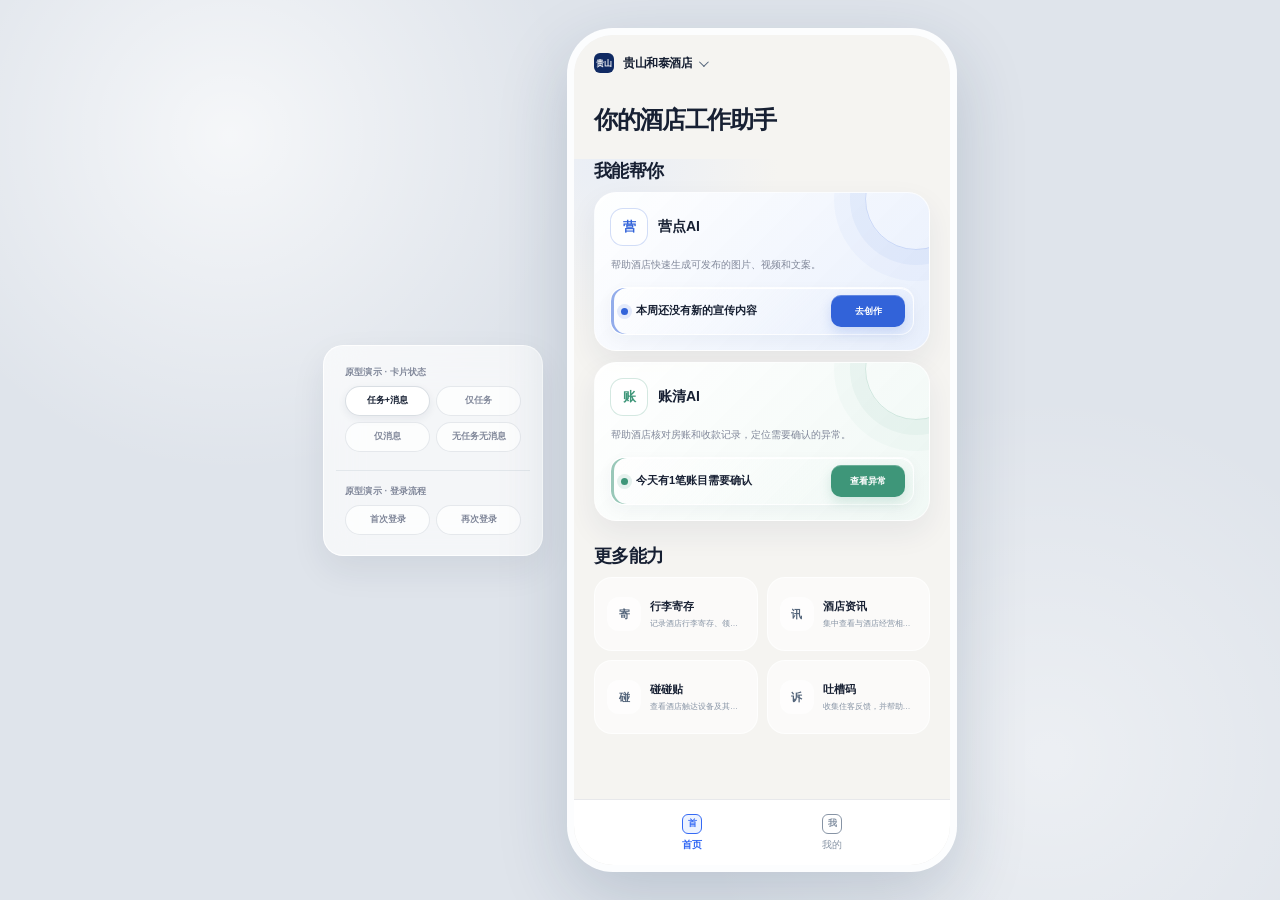
<file: index.html>
<!doctype html>
<html lang="zh-CN">
<head>
  <meta charset="UTF-8">
  <meta name="viewport" content="width=device-width, initial-scale=1, viewport-fit=cover">
  <script>
    if (new URLSearchParams(window.location.search).get("embed") === "1") {
      document.documentElement.classList.add("is-embedded");
    }
  </script>
  <meta name="apple-mobile-web-app-capable" content="yes">
  <meta name="mobile-web-app-capable" content="yes">
  <meta name="apple-mobile-web-app-status-bar-style" content="black-translucent">
  <meta name="apple-mobile-web-app-title" content="酒店AI助手">
  <meta name="theme-color" content="#f4f7fb">
  <link rel="apple-touch-icon" href="icon.png">
  <link rel="icon" href="icon.png">
  <title>酒店AI助手｜MVP交互原型</title>
  <style>
    :root {
      --canvas: #f4f7fb;
      --surface: #ffffff;
      --surface-soft: #f8fafc;
      --ink: #14243a;
      --ink-soft: #53647a;
      --muted: #8794a5;
      --line: rgba(20, 36, 58, 0.10);
      --line-strong: rgba(20, 36, 58, 0.16);
      --navy: #173253;
      --blue: #356af4;
      --blue-soft: #edf3ff;
      --green: #3f8f75;
      --green-soft: #e8f4ef;
      --violet: #6d72b8;
      --violet-soft: #eff0fb;
      --teal: #438a91;
      --teal-soft: #eaf5f5;
      --coral: #c86e63;
      --coral-soft: #faece9;
      --shadow: 0 24px 70px rgba(23, 50, 83, 0.18);
      --card-shadow: 0 10px 28px rgba(23, 50, 83, 0.055);
      font-family: -apple-system, BlinkMacSystemFont, "SF Pro Text", "PingFang SC", "Noto Sans SC", "Microsoft YaHei", sans-serif;
    }

    * { box-sizing: border-box; }

    html,
    body {
      width: 100%;
      height: 100%;
      margin: 0;
      overflow: hidden;
      background: #dfe4eb;
    }

    body {
      color: var(--ink);
      -webkit-font-smoothing: antialiased;
      overscroll-behavior: none;
    }

    button,
    input,
    textarea,
    select {
      font: inherit;
    }

    button,
    [role="button"] {
      -webkit-tap-highlight-color: transparent;
    }

    button:focus-visible,
    input:focus-visible,
    textarea:focus-visible,
    select:focus-visible {
      outline: 2px solid rgba(53, 106, 244, 0.45);
      outline-offset: 2px;
    }

    [hidden] { display: none !important; }

    #app {
      width: 100vw;
      height: calc(100vh - 76px);
      flex: 1;
      min-height: 0;
      display: flex;
      flex-direction: column;
      position: relative;
      overflow: hidden;
      background: var(--canvas);
      padding-top: env(safe-area-inset-top);
      padding-bottom: env(safe-area-inset-bottom);
    }

    html.is-embedded #prototype-tools { display: none !important; }

    html.is-embedded #app {
      width: 100vw;
      height: 100vh;
    }

    .screen {
      min-height: 0;
      flex: 1;
      display: flex;
      flex-direction: column;
      animation: screen-in 180ms ease-out;
    }

    @keyframes screen-in {
      from { opacity: 0; transform: translateY(4px); }
      to { opacity: 1; transform: translateY(0); }
    }

    .scroll {
      min-height: 0;
      flex: 1;
      overflow-y: auto;
      overscroll-behavior: contain;
      scrollbar-width: none;
      padding-bottom: 24px;
    }

    .scroll::-webkit-scrollbar { display: none; }

    .page-top {
      min-height: 64px;
      padding: 12px 18px 8px;
      display: grid;
      grid-template-columns: 44px minmax(0, 1fr) 44px;
      align-items: center;
      gap: 8px;
      border-bottom: 1px solid var(--line);
      background: rgba(244, 247, 251, 0.92);
      backdrop-filter: blur(18px);
    }

    .page-top h1 {
      margin: 0;
      overflow: hidden;
      font-size: 17px;
      font-weight: 760;
      line-height: 1.2;
      text-align: center;
      white-space: nowrap;
      text-overflow: ellipsis;
    }

    .icon-btn {
      width: 44px;
      height: 44px;
      padding: 0;
      display: grid;
      place-items: center;
      border: 0;
      border-radius: 14px;
      color: var(--ink);
      background: transparent;
      cursor: pointer;
    }

    .icon-btn:active { background: rgba(20, 36, 58, 0.06); }

    .arrow-left {
      width: 10px;
      height: 10px;
      border-left: 1.8px solid currentColor;
      border-bottom: 1.8px solid currentColor;
      transform: rotate(45deg);
    }

    .close-x {
      width: 16px;
      height: 16px;
      position: relative;
    }

    .close-x::before,
    .close-x::after {
      content: "";
      width: 17px;
      height: 1.6px;
      position: absolute;
      left: 0;
      top: 7px;
      border-radius: 99px;
      background: currentColor;
    }

    .close-x::before { transform: rotate(45deg); }
    .close-x::after { transform: rotate(-45deg); }

    .home-head {
      padding: 17px 18px 12px;
      display: flex;
      align-items: center;
      justify-content: space-between;
      gap: 12px;
    }

    .hotel-switcher {
      min-width: 0;
      min-height: 52px;
      padding: 0;
      display: flex;
      align-items: center;
      gap: 11px;
      border: 0;
      color: inherit;
      background: transparent;
      text-align: left;
      cursor: pointer;
    }

    .hotel-mark {
      width: 46px;
      height: 46px;
      flex: 0 0 auto;
      display: grid;
      place-items: center;
      overflow: hidden;
      border: 1px solid rgba(53, 106, 244, 0.22);
      border-radius: 15px;
      color: #eaf0ff;
      background: var(--navy);
      box-shadow: 0 8px 18px rgba(23, 50, 83, 0.14);
      font-family: Georgia, "Songti SC", serif;
      font-size: 16px;
      font-weight: 650;
    }

    .hotel-mark img {
      width: 100%;
      height: 100%;
      object-fit: cover;
    }

    .hotel-copy {
      min-width: 0;
    }

    .hotel-title {
      display: flex;
      align-items: center;
      gap: 7px;
    }

    .hotel-title strong {
      max-width: 206px;
      overflow: hidden;
      font-size: 18px;
      font-weight: 780;
      letter-spacing: -0.035em;
      white-space: nowrap;
      text-overflow: ellipsis;
    }

    .chevron {
      width: 7px;
      height: 7px;
      flex: 0 0 auto;
      border-right: 1.5px solid var(--ink-soft);
      border-bottom: 1.5px solid var(--ink-soft);
      transform: rotate(45deg) translateY(-2px);
    }

    .hotel-copy small {
      display: block;
      margin-top: 5px;
      overflow: hidden;
      color: var(--muted);
      font-size: 11px;
      line-height: 1.2;
      white-space: nowrap;
      text-overflow: ellipsis;
    }

    .brand-chip {
      min-width: 44px;
      height: 30px;
      padding: 0 10px;
      display: inline-flex;
      align-items: center;
      justify-content: center;
      border: 1px solid rgba(53, 106, 244, 0.15);
      border-radius: 999px;
      color: var(--blue);
      background: var(--blue-soft);
      font-size: 10px;
      font-weight: 760;
      letter-spacing: 0.02em;
    }

    .content {
      padding: 7px 18px 28px;
    }

    .section + .section { margin-top: 27px; }

    .section-title {
      display: flex;
      align-items: flex-end;
      justify-content: space-between;
      gap: 12px;
      margin-bottom: 12px;
    }

    .section-title h2 {
      margin: 0;
      font-size: 18px;
      font-weight: 780;
      letter-spacing: -0.03em;
    }

    .section-title p {
      margin: 5px 0 0;
      color: var(--muted);
      font-size: 11px;
      line-height: 1.45;
    }

    .count {
      color: var(--muted);
      font-size: 11px;
      white-space: nowrap;
    }

    .app-list {
      display: grid;
      gap: 11px;
    }

    .app-card {
      --accent: var(--blue);
      --soft: var(--blue-soft);
      padding: 16px;
      border: 1px solid var(--line);
      border-radius: 20px;
      background: var(--surface);
      box-shadow: var(--card-shadow);
    }

    .app-card-head {
      display: flex;
      align-items: center;
      gap: 11px;
    }

    .app-icon {
      width: 42px;
      height: 42px;
      flex: 0 0 auto;
      display: grid;
      place-items: center;
      border: 1px solid color-mix(in srgb, var(--accent) 22%, transparent);
      border-radius: 13px;
      color: var(--accent);
      background: var(--soft);
      font-size: 15px;
      font-weight: 800;
    }

    .app-name {
      min-width: 0;
      flex: 1;
    }

    .app-name strong {
      display: block;
      font-size: 15px;
      font-weight: 780;
    }

    .app-name span {
      display: block;
      margin-top: 4px;
      color: var(--muted);
      font-size: 10px;
    }

    .status-pill {
      min-height: 25px;
      padding: 0 8px;
      display: inline-flex;
      align-items: center;
      border-radius: 999px;
      color: var(--accent);
      background: var(--soft);
      font-size: 9px;
      font-weight: 760;
      white-space: nowrap;
    }

    .task-row {
      width: 100%;
      min-height: 44px;
      margin-top: 14px;
      padding: 10px 11px;
      display: flex;
      align-items: center;
      gap: 9px;
      border: 1px solid color-mix(in srgb, var(--accent) 18%, transparent);
      border-radius: 13px;
      color: var(--ink);
      background: color-mix(in srgb, var(--soft) 65%, white);
      text-align: left;
      cursor: pointer;
    }

    .task-dot {
      width: 7px;
      height: 7px;
      flex: 0 0 auto;
      border-radius: 50%;
      background: var(--accent);
      box-shadow: 0 0 0 4px color-mix(in srgb, var(--accent) 12%, transparent);
    }

    .task-row span:nth-child(2) {
      min-width: 0;
      flex: 1;
      overflow: hidden;
      font-size: 12px;
      font-weight: 680;
      white-space: nowrap;
      text-overflow: ellipsis;
    }

    .mini-arrow {
      width: 7px;
      height: 7px;
      flex: 0 0 auto;
      border-right: 1.4px solid var(--muted);
      border-top: 1.4px solid var(--muted);
      transform: rotate(45deg);
    }

    .card-footer {
      margin-top: 13px;
      padding-top: 12px;
      display: flex;
      align-items: center;
      justify-content: space-between;
      gap: 10px;
      border-top: 1px solid var(--line);
    }

    .message-btn {
      min-width: 0;
      min-height: 40px;
      padding: 0;
      display: flex;
      align-items: center;
      gap: 7px;
      border: 0;
      color: var(--muted);
      background: transparent;
      font-size: 10px;
      text-align: left;
      cursor: pointer;
    }

    .message-btn span:last-child {
      max-width: 150px;
      overflow: hidden;
      white-space: nowrap;
      text-overflow: ellipsis;
    }

    .unread-dot {
      width: 6px;
      height: 6px;
      flex: 0 0 auto;
      border-radius: 50%;
      background: #c96d61;
    }

    .primary-small {
      min-width: 92px;
      min-height: 40px;
      padding: 0 13px;
      border: 0;
      border-radius: 12px;
      color: #fff;
      background: var(--accent);
      font-size: 11px;
      font-weight: 760;
      cursor: pointer;
      box-shadow: 0 8px 18px color-mix(in srgb, var(--accent) 22%, transparent);
    }

    .primary-small:active,
    .primary-btn:active { transform: scale(0.98); }

    .locked-card {
      width: 100%;
      min-height: 74px;
      padding: 12px 13px;
      display: flex;
      align-items: center;
      gap: 11px;
      border: 1px solid var(--line);
      border-radius: 17px;
      color: inherit;
      background: rgba(255, 255, 255, 0.72);
      text-align: left;
      cursor: pointer;
    }

    .locked-card .app-icon {
      width: 38px;
      height: 38px;
      border-color: var(--line);
      color: var(--ink-soft);
      background: var(--surface-soft);
    }

    .locked-copy {
      min-width: 0;
      flex: 1;
    }

    .locked-copy strong {
      display: block;
      font-size: 13px;
      font-weight: 740;
    }

    .locked-copy span {
      display: block;
      margin-top: 5px;
      overflow: hidden;
      color: var(--muted);
      font-size: 10px;
      white-space: nowrap;
      text-overflow: ellipsis;
    }

    .locked-label {
      color: var(--muted);
      font-size: 9px;
      white-space: nowrap;
    }

    .bottom-nav {
      min-height: 66px;
      padding: 7px 48px calc(7px + env(safe-area-inset-bottom));
      display: grid;
      grid-template-columns: repeat(2, 1fr);
      border-top: 1px solid var(--line);
      background: rgba(255, 255, 255, 0.94);
      backdrop-filter: blur(18px);
    }

    .home-screen {
      --home-bg: #f5f4f1;
      --home-ink: #172033;
      --home-muted: #81889a;
      background: var(--home-bg);
      color: var(--home-ink);
    }

    .home-screen .scroll {
      background:
        radial-gradient(circle at 8% 0%, rgba(220, 231, 251, 0.46), transparent 24%),
        var(--home-bg);
    }

    .home-screen .home-head {
      min-height: 48px;
      padding: 12px 20px 3px;
      display: block;
      border-bottom: 0;
      background: transparent;
      backdrop-filter: none;
    }

    .home-screen .hotel-switcher {
      min-height: 32px;
      gap: 9px;
    }

    .home-screen .hotel-mark {
      width: 20px;
      height: 20px;
      border: 0;
      border-radius: 6px;
      color: #fff;
      background: #102a63;
      box-shadow: none;
      font-size: 8px;
    }

    .home-screen .hotel-title strong {
      max-width: 180px;
      font-size: 12px;
      font-weight: 740;
    }

    .home-screen .hotel-copy small,
    .home-screen .brand-chip {
      display: none;
    }

    .home-hero {
      min-height: 76px;
      padding: 10px 20px 12px;
      display: flex;
      align-items: center;
    }

    .home-hero h1 {
      margin: 0;
      color: var(--home-ink);
      font-size: 24px;
      font-weight: 790;
      letter-spacing: -0.055em;
      line-height: 1.12;
    }

    .home-screen .content {
      padding: 0 20px 24px;
    }

    .home-screen .section + .section {
      margin-top: 23px;
    }

    .home-screen .section-title {
      margin-bottom: 9px;
    }

    .home-screen .section-title h2 {
      font-size: 18px;
      font-weight: 780;
      letter-spacing: -0.035em;
    }

    .home-screen .section-title p,
    .home-screen .section-title .count {
      display: none;
    }

    #prototype-tools {
      display: block;
      width: 100%;
      flex: 0 0 auto;
      padding: 8px 12px;
      border: 1px solid rgba(255, 255, 255, 0.82);
      border-radius: 0 0 18px 18px;
      background: rgba(255, 255, 255, 0.66);
      box-shadow: 0 14px 34px rgba(24, 39, 64, 0.08);
      backdrop-filter: blur(18px);
    }

    #prototype-tools .demo-state-controls {
      margin: 0;
      padding: 8px 9px;
      border: 0;
      background: transparent;
      box-shadow: none;
    }

    #prototype-tools .demo-state-label {
      display: block;
      margin-bottom: 7px;
      color: #81889a;
      font-size: 9px;
      font-weight: 700;
      letter-spacing: 0.02em;
    }

    #prototype-tools .demo-state-options {
      display: flex;
      gap: 6px;
      overflow-x: auto;
      scrollbar-width: none;
    }

    #prototype-tools .demo-state-options::-webkit-scrollbar { display: none; }

    #prototype-tools .demo-state-option {
      min-height: 30px;
      padding: 0 7px;
      flex: 0 0 auto;
      border: 1px solid rgba(23, 50, 83, 0.10);
      border-radius: 15px;
      color: #81889a;
      background: rgba(255, 255, 255, 0.72);
      font-size: 9px;
      font-weight: 680;
      cursor: pointer;
    }

    #prototype-tools .demo-state-option.active {
      border-color: rgba(23, 50, 83, 0.16);
      color: #172033;
      background: #fff;
      box-shadow: 0 3px 8px rgba(24, 39, 64, 0.07);
    }

    #prototype-tools .demo-auth-controls {
      margin-top: 10px;
      padding: 14px 9px 8px;
      border-top: 1px solid rgba(23, 50, 83, 0.08);
    }

    .home-screen .app-list {
      gap: 11px;
    }

    .home-screen .app-card {
      height: auto;
      min-height: 0;
      padding: 15px;
      position: relative;
      overflow: hidden;
      border: 1px solid rgba(255, 255, 255, 0.74);
      border-radius: 22px;
      background: linear-gradient(135deg, rgba(255, 255, 255, 0.94), color-mix(in srgb, var(--soft) 66%, white));
      box-shadow: 0 12px 30px rgba(31, 49, 85, 0.07);
    }

    .home-screen .app-card::after {
      content: "";
      width: 100px;
      height: 100px;
      position: absolute;
      right: -38px;
      top: -45px;
      border: 1px solid color-mix(in srgb, var(--accent) 20%, transparent);
      border-radius: 50%;
      box-shadow: 0 0 0 15px color-mix(in srgb, var(--accent) 5%, transparent), 0 0 0 31px color-mix(in srgb, var(--accent) 3%, transparent);
      pointer-events: none;
    }

    .home-screen .app-card-head,
    .home-screen .app-intro,
    .home-screen .app-task-line,
    .home-screen .app-message,
    .home-screen .card-footer {
      position: relative;
      z-index: 1;
    }

    .home-screen .app-card-head {
      gap: 10px;
    }

    .home-screen .app-icon {
      width: 38px;
      height: 38px;
      border-radius: 13px;
      background: rgba(255, 255, 255, 0.72);
      font-size: 13px;
    }

    .home-screen .app-name strong {
      font-size: 14px;
      font-weight: 760;
    }

    .home-screen .app-name span,
    .home-screen .status-pill {
      display: none;
    }

    .home-screen .app-intro {
      margin: 11px 1px 0;
      color: var(--home-muted);
      font-size: 10px;
      line-height: 1.5;
      display: -webkit-box;
      overflow: hidden;
      -webkit-box-orient: vertical;
      -webkit-line-clamp: 2;
    }

    .home-screen .task-row {
      min-height: 0;
      margin-top: 14px;
      padding: 0;
      border: 0;
      border-radius: 0;
      background: transparent;
      cursor: pointer;
    }

    .home-screen .task-dot,
    .home-screen .task-row .mini-arrow {
      display: none;
    }

    .home-screen .task-row span:nth-child(2) {
      overflow: visible;
      font-size: 13px;
      font-weight: 680;
      line-height: 1.55;
      white-space: normal;
    }

    .home-screen .app-task-line {
      min-height: 44px;
      margin-top: 15px;
      padding: 7px 8px 7px 10px;
      display: flex;
      align-items: center;
      gap: 8px;
      border: 1px solid rgba(255, 255, 255, 0.76);
      border-radius: 14px;
      color: var(--home-ink);
      background: linear-gradient(135deg, rgba(255, 255, 255, 0.68), color-mix(in srgb, var(--soft) 28%, transparent));
      box-shadow: inset 3px 0 0 color-mix(in srgb, var(--accent) 52%, transparent), inset 0 1px 0 rgba(255, 255, 255, 0.92), 0 5px 16px rgba(24, 39, 64, 0.045);
    }

    .home-screen .app-message {
      min-width: 0;
      margin: 12px 2px 0;
      padding: 9px 1px 0;
      border-top: 1px solid rgba(23, 50, 83, 0.08);
      overflow: hidden;
      color: var(--home-muted);
      font-size: 10px;
      line-height: 1.4;
      white-space: nowrap;
      text-overflow: ellipsis;
    }

    .home-screen .message-label {
      width: 6px;
      height: 6px;
      display: inline-block;
      vertical-align: 1px;
      margin-right: 7px;
      border-radius: 50%;
      background: #c96d61;
      box-shadow: 0 0 0 3px rgba(201, 109, 97, 0.10);
      font-size: 0;
    }

    .home-screen .app-task-line .task-dot {
      display: block;
    }

    .home-screen .app-task-line .task-copy {
      min-width: 0;
      flex: 1;
      overflow: hidden;
      color: var(--home-ink);
      font-size: 11px;
      font-weight: 680;
      line-height: 1.4;
      white-space: nowrap;
      text-overflow: ellipsis;
    }

    .home-screen .app-task-line .primary-small {
      min-width: 74px;
      min-height: 32px;
      padding: 0 10px;
      border-radius: 10px;
      font-size: 9px;
      box-shadow: inset 0 1px 0 rgba(255, 255, 255, 0.24), 0 5px 12px color-mix(in srgb, var(--accent) 18%, transparent);
    }

    .home-screen .card-footer {
      display: none;
    }

    .home-screen .message-btn {
      min-height: 38px;
      gap: 6px;
      font-size: 9px;
    }

    .home-screen .message-btn span:last-child {
      max-width: 142px;
    }

    .home-screen .primary-small {
      min-width: 86px;
      min-height: 38px;
      padding: 0 13px;
      border-radius: 13px;
      font-size: 10px;
    }

    .home-locked-grid {
      display: grid !important;
      grid-template-columns: repeat(2, minmax(0, 1fr));
      gap: 9px !important;
    }

    .home-screen .home-locked-grid .locked-card {
      min-height: 74px;
      padding: 12px;
      gap: 9px;
      border: 1px solid rgba(255, 255, 255, 0.72);
      border-radius: 18px;
      background: rgba(255, 255, 255, 0.56);
    }

    .home-screen .home-locked-grid .locked-card .app-icon {
      width: 34px;
      height: 34px;
      border-radius: 12px;
      font-size: 11px;
    }

    .home-screen .home-locked-grid .locked-copy strong {
      font-size: 11px;
      font-weight: 720;
    }

    .home-screen .home-locked-grid .locked-copy span {
      margin-top: 4px;
      font-size: 8px;
    }

    .home-screen .home-locked-grid .locked-label,
    .home-screen .home-locked-grid .mini-arrow {
      display: none;
    }

    .nav-btn {
      min-height: 48px;
      padding: 0;
      display: flex;
      flex-direction: column;
      align-items: center;
      justify-content: center;
      gap: 4px;
      border: 0;
      color: var(--muted);
      background: transparent;
      font-size: 10px;
      cursor: pointer;
    }

    .nav-glyph {
      width: 20px;
      height: 20px;
      display: grid;
      place-items: center;
      border: 1.5px solid currentColor;
      border-radius: 6px;
      font-size: 9px;
      font-weight: 800;
    }

    .nav-btn.active {
      color: var(--blue);
      font-weight: 760;
    }

    .nav-btn.active .nav-glyph { background: var(--blue-soft); }

    .mine-head {
      padding: 19px 18px 12px;
    }

    .mine-section-label {
      margin: 18px 18px 9px;
      color: var(--muted);
      font-size: 11px;
      font-weight: 720;
      letter-spacing: 0.02em;
    }

    .mine-section-label + .current-hotel-card {
      margin-top: 0;
    }

    .mine-section-label + .menu-list {
      margin-top: 0;
    }

    .mine-kicker {
      margin: 0;
      color: var(--blue);
      font-size: 10px;
      font-weight: 800;
      letter-spacing: 0.12em;
      text-transform: uppercase;
    }

    .mine-title {
      margin: 7px 0 0;
      font-size: 26px;
      font-weight: 790;
      letter-spacing: -0.05em;
    }

    .current-hotel-card {
      margin: 14px 18px 0;
      padding: 16px;
      border: 1px solid rgba(53, 106, 244, 0.14);
      border-radius: 21px;
      background: var(--surface);
      box-shadow: var(--card-shadow);
    }

    .current-hotel-card .hotel-switcher {
      width: 100%;
      justify-content: flex-start;
    }

    .current-hotel-card .chevron { margin-left: auto; }

    .menu-list {
      margin: 18px;
      overflow: hidden;
      border: 1px solid var(--line);
      border-radius: 20px;
      background: var(--surface);
      box-shadow: var(--card-shadow);
    }

    .menu-item {
      width: 100%;
      min-height: 58px;
      padding: 0 15px;
      display: flex;
      align-items: center;
      gap: 12px;
      border: 0;
      border-bottom: 1px solid var(--line);
      color: inherit;
      background: transparent;
      text-align: left;
      cursor: pointer;
    }

    .menu-item:last-child { border-bottom: 0; }
    .menu-item:active { background: var(--surface-soft); }

    .menu-icon {
      width: 32px;
      height: 32px;
      display: grid;
      place-items: center;
      border-radius: 10px;
      color: var(--blue);
      background: var(--blue-soft);
      font-size: 11px;
      font-weight: 800;
    }

    .menu-copy {
      min-width: 0;
      flex: 1;
    }

    .menu-copy strong {
      display: block;
      font-size: 13px;
      font-weight: 700;
    }

    .menu-copy small {
      display: block;
      margin-top: 3px;
      color: var(--muted);
      font-size: 9px;
    }

    .page-body {
      padding: 18px;
    }

    .page-intro {
      margin-bottom: 18px;
    }

    .page-intro h2 {
      margin: 0;
      font-size: 22px;
      font-weight: 790;
      letter-spacing: -0.04em;
    }

    .page-intro p {
      margin: 8px 0 0;
      color: var(--muted);
      font-size: 12px;
      line-height: 1.65;
    }

    .panel {
      padding: 16px;
      border: 1px solid var(--line);
      border-radius: 20px;
      background: var(--surface);
      box-shadow: var(--card-shadow);
    }

    .panel + .panel { margin-top: 13px; }

    .panel-title {
      margin: 0 0 14px;
      font-size: 14px;
      font-weight: 760;
    }

    .hotel-row {
      padding: 13px 0;
      display: flex;
      align-items: center;
      gap: 11px;
      border-bottom: 1px solid var(--line);
    }

    .hotel-row:first-child { padding-top: 0; }
    .hotel-row:last-child { padding-bottom: 0; border-bottom: 0; }

    .hotel-row-copy {
      min-width: 0;
      flex: 1;
    }

    .hotel-row-copy strong {
      display: block;
      overflow: hidden;
      font-size: 13px;
      white-space: nowrap;
      text-overflow: ellipsis;
    }

    .hotel-row-copy small {
      display: block;
      margin-top: 5px;
      overflow: hidden;
      color: var(--muted);
      font-size: 10px;
      white-space: nowrap;
      text-overflow: ellipsis;
    }

    .text-btn {
      min-height: 40px;
      padding: 0 10px;
      border: 0;
      border-radius: 10px;
      color: var(--blue);
      background: var(--blue-soft);
      font-size: 10px;
      font-weight: 720;
      cursor: pointer;
    }

    .text-btn.neutral {
      color: var(--ink-soft);
      background: var(--surface-soft);
    }

    .primary-btn {
      width: 100%;
      min-height: 50px;
      padding: 0 18px;
      border: 0;
      border-radius: 15px;
      color: #fff;
      background: var(--blue);
      font-size: 13px;
      font-weight: 760;
      cursor: pointer;
      box-shadow: 0 12px 24px rgba(53, 106, 244, 0.22);
      transition: transform 150ms ease;
    }

    .secondary-btn {
      width: 100%;
      min-height: 48px;
      padding: 0 18px;
      border: 1px solid var(--line-strong);
      border-radius: 15px;
      color: var(--ink);
      background: var(--surface);
      font-size: 13px;
      font-weight: 700;
      cursor: pointer;
    }

    .danger-btn {
      width: 100%;
      min-height: 48px;
      padding: 0 18px;
      border: 1px solid rgba(200, 110, 99, 0.20);
      border-radius: 15px;
      color: var(--coral);
      background: var(--coral-soft);
      font-size: 13px;
      font-weight: 720;
      cursor: pointer;
    }

    .button-stack {
      display: grid;
      gap: 10px;
      margin-top: 16px;
    }

    .form-group + .form-group { margin-top: 16px; }

    .address-select-grid {
      display: grid;
      grid-template-columns: repeat(3, minmax(0, 1fr));
      gap: 8px;
    }

    .address-field {
      min-width: 0;
      display: grid;
      gap: 6px;
    }

    .address-field > span {
      color: var(--muted);
      font-size: 9px;
      font-weight: 650;
    }

    .address-field .select {
      min-width: 0;
      padding-right: 7px;
    }

    .address-detail { margin-top: 10px; }

    .form-label {
      display: flex;
      align-items: center;
      justify-content: space-between;
      gap: 10px;
      margin-bottom: 7px;
      color: var(--ink);
      font-size: 12px;
      font-weight: 700;
    }

    .form-label small {
      color: var(--muted);
      font-size: 9px;
      font-weight: 500;
    }

    .input,
    .textarea,
    .select {
      width: 100%;
      min-height: 48px;
      padding: 12px 13px;
      border: 1px solid var(--line-strong);
      border-radius: 13px;
      color: var(--ink);
      background: var(--surface);
      font-size: 12px;
      transition: border-color 150ms ease, box-shadow 150ms ease;
    }

    .textarea {
      min-height: 92px;
      resize: vertical;
      line-height: 1.65;
    }

    .input:focus,
    .textarea:focus,
    .select:focus {
      border-color: rgba(53, 106, 244, 0.55);
      box-shadow: 0 0 0 4px rgba(53, 106, 244, 0.08);
      outline: 0;
    }

    .field-error {
      display: none;
      margin-top: 6px;
      color: var(--coral);
      font-size: 10px;
    }

    .field-error.show { display: block; }

    .logo-upload {
      min-height: 86px;
      padding: 12px;
      display: flex;
      align-items: center;
      gap: 13px;
      border: 1px dashed var(--line-strong);
      border-radius: 15px;
      background: var(--surface-soft);
      cursor: pointer;
    }

    .logo-preview {
      width: 56px;
      height: 56px;
      display: grid;
      place-items: center;
      overflow: hidden;
      border-radius: 16px;
      color: var(--blue);
      background: var(--blue-soft);
      font-size: 18px;
      font-weight: 800;
    }

    .logo-preview img {
      width: 100%;
      height: 100%;
      object-fit: cover;
    }

    .logo-upload strong {
      display: block;
      font-size: 12px;
    }

    .logo-upload small {
      display: block;
      margin-top: 5px;
      color: var(--muted);
      font-size: 9px;
    }

    .context-section + .context-section { margin-top: 22px; }

    .context-title {
      margin: 0 0 12px;
      padding-bottom: 9px;
      border-bottom: 1px solid var(--line);
      font-size: 14px;
      font-weight: 760;
    }

    .empty {
      min-height: 220px;
      padding: 30px 20px;
      display: flex;
      flex-direction: column;
      align-items: center;
      justify-content: center;
      text-align: center;
    }

    .empty-mark {
      width: 54px;
      height: 54px;
      display: grid;
      place-items: center;
      border: 1px solid var(--line);
      border-radius: 18px;
      color: var(--blue);
      background: var(--blue-soft);
      font-size: 18px;
      font-weight: 800;
    }

    .empty strong {
      margin-top: 15px;
      font-size: 14px;
    }

    .empty p {
      max-width: 230px;
      margin: 7px 0 0;
      color: var(--muted);
      font-size: 11px;
      line-height: 1.65;
    }

    .upload-box {
      min-height: 116px;
      display: flex;
      flex-direction: column;
      align-items: center;
      justify-content: center;
      border: 1px dashed rgba(53, 106, 244, 0.34);
      border-radius: 18px;
      color: var(--blue);
      background: var(--blue-soft);
      text-align: center;
      cursor: pointer;
    }

    .upload-box strong { font-size: 13px; }
    .upload-box small { margin-top: 6px; color: var(--ink-soft); font-size: 9px; }

    .asset-grid {
      margin-top: 14px;
      display: grid;
      grid-template-columns: repeat(2, minmax(0, 1fr));
      gap: 10px;
    }

    .asset-card {
      position: relative;
      overflow: hidden;
      border: 1px solid var(--line);
      border-radius: 15px;
      background: var(--surface);
    }

    .asset-delete {
      min-width: 34px;
      min-height: 28px;
      padding: 0 8px;
      position: absolute;
      top: 8px;
      right: 8px;
      z-index: 1;
      border: 0;
      border-radius: 9px;
      color: #fff;
      background: rgba(20, 36, 58, 0.62);
      font-size: 9px;
      font-weight: 700;
      cursor: pointer;
    }

    .asset-delete:active { background: rgba(20, 36, 58, 0.82); }

    .asset-thumb {
      aspect-ratio: 1.25;
      display: grid;
      place-items: center;
      overflow: hidden;
      color: var(--blue);
      background: var(--blue-soft);
      font-size: 16px;
      font-weight: 800;
    }

    .asset-thumb img {
      width: 100%;
      height: 100%;
      object-fit: cover;
    }

    .asset-name {
      padding: 9px;
      overflow: hidden;
      color: var(--ink-soft);
      font-size: 9px;
      white-space: nowrap;
      text-overflow: ellipsis;
    }

    .subscription-row,
    .order-row {
      padding: 14px 0;
      border-bottom: 1px solid var(--line);
    }

    .subscription-row:first-child,
    .order-row:first-child { padding-top: 0; }

    .subscription-row:last-child,
    .order-row:last-child { padding-bottom: 0; border-bottom: 0; }

    .subscription-main,
    .order-main {
      display: flex;
      align-items: center;
      gap: 11px;
    }

    .subscription-copy,
    .order-copy {
      min-width: 0;
      flex: 1;
    }

    .subscription-copy strong,
    .order-copy strong {
      display: block;
      font-size: 13px;
    }

    .subscription-copy small,
    .order-copy small {
      display: block;
      margin-top: 5px;
      color: var(--muted);
      font-size: 10px;
      line-height: 1.4;
    }

    .subscription-actions {
      margin-top: 10px;
      display: flex;
      justify-content: flex-end;
    }

    .app-detail-hero {
      padding: 23px 18px 20px;
      border-bottom: 1px solid var(--line);
      background: var(--surface);
    }

    .app-detail-icon {
      --accent: var(--blue);
      --soft: var(--blue-soft);
      width: 62px;
      height: 62px;
      display: grid;
      place-items: center;
      border: 1px solid color-mix(in srgb, var(--accent) 22%, transparent);
      border-radius: 20px;
      color: var(--accent);
      background: var(--soft);
      font-size: 21px;
      font-weight: 800;
    }

    .app-detail-hero h2 {
      margin: 17px 0 0;
      font-size: 26px;
      font-weight: 790;
      letter-spacing: -0.05em;
    }

    .app-detail-hero p {
      margin: 9px 0 0;
      color: var(--ink-soft);
      font-size: 13px;
      line-height: 1.7;
    }

    .prototype-note {
      margin-top: 13px;
      padding: 11px 12px;
      border: 1px solid rgba(53, 106, 244, 0.14);
      border-radius: 13px;
      color: var(--ink-soft);
      background: var(--blue-soft);
      font-size: 10px;
      line-height: 1.6;
    }

    .qr-wrap {
      display: grid;
      place-items: center;
      padding: 24px 0 12px;
    }

    .qr-placeholder {
      width: 184px;
      height: 184px;
      padding: 13px;
      display: grid;
      grid-template-columns: repeat(9, 1fr);
      grid-template-rows: repeat(9, 1fr);
      gap: 4px;
      border: 1px solid var(--line);
      border-radius: 18px;
      background: #fff;
      box-shadow: var(--card-shadow);
    }

    .qr-cell {
      border-radius: 2px;
      background: #d9e0e9;
    }

    .qr-cell.dark { background: var(--navy); }

    .qr-label {
      margin-top: 14px;
      color: var(--muted);
      font-size: 10px;
      text-align: center;
    }

    .login-screen {
      min-height: 100%;
      padding: 30px 24px calc(24px + env(safe-area-inset-bottom));
      display: flex;
      flex-direction: column;
      justify-content: space-between;
      background:
        radial-gradient(circle at 78% 18%, rgba(53, 106, 244, 0.11), transparent 26%),
        var(--canvas);
    }

    .login-back {
      width: 38px;
      height: 38px;
      display: grid;
      place-items: center;
      border: 1px solid var(--line);
      border-radius: 12px;
      color: var(--ink);
      background: rgba(255,255,255,0.78);
      cursor: pointer;
    }

    .login-brand {
      padding-top: 42px;
    }

    .login-logo {
      width: 58px;
      height: 58px;
      display: grid;
      place-items: center;
      border-radius: 19px;
      color: #fff;
      background: var(--navy);
      box-shadow: 0 16px 34px rgba(23, 50, 83, 0.22);
      font-size: 16px;
      font-weight: 820;
      letter-spacing: -0.04em;
    }

    .login-brand h1 {
      margin: 24px 0 0;
      font-size: 31px;
      font-weight: 800;
      letter-spacing: -0.055em;
    }

    .login-brand p {
      max-width: 288px;
      margin: 13px 0 0;
      color: var(--ink-soft);
      font-size: 13px;
      line-height: 1.8;
    }

    .login-reason {
      margin-top: 19px;
      padding: 13px 14px;
      border: 1px solid rgba(53, 106, 244, 0.12);
      border-radius: 14px;
      color: var(--ink-soft);
      background: var(--blue-soft);
      font-size: 11px;
      line-height: 1.65;
    }

    .login-reason strong {
      display: block;
      margin-bottom: 3px;
      color: var(--ink);
      font-size: 12px;
    }

    .wechat-btn {
      width: 100%;
      min-height: 52px;
      border: 0;
      border-radius: 16px;
      color: #fff;
      background: #168f57;
      font-size: 14px;
      font-weight: 760;
      cursor: pointer;
      box-shadow: 0 12px 26px rgba(22, 143, 87, 0.20);
    }

    .wechat-btn:disabled { cursor: wait; opacity: 0.78; }

    .login-later {
      width: 100%;
      min-height: 44px;
      margin-top: 8px;
      border: 0;
      color: var(--ink-soft);
      background: transparent;
      font-size: 12px;
      font-weight: 650;
      cursor: pointer;
    }

    .login-note {
      margin: 11px 0 0;
      color: var(--muted);
      font-size: 10px;
      line-height: 1.6;
      text-align: center;
    }

    .overlay {
      position: absolute;
      inset: 0;
      z-index: 30;
      display: flex;
      align-items: flex-end;
      background: rgba(15, 28, 45, 0.38);
      opacity: 0;
      pointer-events: none;
      transition: opacity 180ms ease;
    }

    .overlay.open {
      opacity: 1;
      pointer-events: auto;
    }

    .sheet {
      width: 100%;
      max-height: 78%;
      overflow-y: auto;
      padding: 10px 18px calc(22px + env(safe-area-inset-bottom));
      border-radius: 25px 25px 0 0;
      background: var(--surface);
      box-shadow: 0 -24px 60px rgba(23, 50, 83, 0.20);
      transform: translateY(100%);
      transition: transform 220ms cubic-bezier(.22,.9,.36,1);
    }

    .overlay.open .sheet { transform: translateY(0); }

    .sheet-handle {
      width: 34px;
      height: 4px;
      margin: 0 auto 16px;
      border-radius: 99px;
      background: #d9e0e8;
    }

    .sheet-head {
      display: flex;
      align-items: center;
      justify-content: space-between;
      gap: 10px;
      margin-bottom: 12px;
    }

    .sheet-head h3 {
      margin: 0;
      font-size: 18px;
      font-weight: 780;
    }

    .sheet-hotel {
      width: 100%;
      min-height: 62px;
      padding: 10px;
      display: flex;
      align-items: center;
      gap: 10px;
      border: 1px solid var(--line);
      border-radius: 15px;
      color: inherit;
      background: var(--surface);
      text-align: left;
      cursor: pointer;
    }

    .sheet-hotel + .sheet-hotel { margin-top: 9px; }
    .sheet-hotel.current { border-color: rgba(53, 106, 244, 0.25); background: var(--blue-soft); }

    .sheet-hotel-copy {
      min-width: 0;
      flex: 1;
    }

    .sheet-hotel-copy strong {
      display: block;
      overflow: hidden;
      font-size: 12px;
      white-space: nowrap;
      text-overflow: ellipsis;
    }

    .sheet-hotel-copy small {
      display: block;
      margin-top: 4px;
      overflow: hidden;
      color: var(--muted);
      font-size: 9px;
      white-space: nowrap;
      text-overflow: ellipsis;
    }

    .sheet-current {
      color: var(--blue);
      font-size: 9px;
      font-weight: 760;
    }

    .confirm-copy {
      margin: 0 0 18px;
      color: var(--ink-soft);
      font-size: 12px;
      line-height: 1.75;
    }

    .toast {
      max-width: calc(100% - 40px);
      padding: 10px 14px;
      position: absolute;
      left: 50%;
      bottom: calc(82px + env(safe-area-inset-bottom));
      z-index: 50;
      border-radius: 999px;
      color: #fff;
      background: rgba(20, 36, 58, 0.94);
      box-shadow: 0 12px 30px rgba(20, 36, 58, 0.22);
      font-size: 11px;
      line-height: 1.4;
      text-align: center;
      opacity: 0;
      pointer-events: none;
      transform: translate(-50%, 8px);
      transition: opacity 160ms ease, transform 160ms ease;
    }

    .toast.show {
      opacity: 1;
      transform: translate(-50%, 0);
    }

    .spinner {
      width: 16px;
      height: 16px;
      display: inline-block;
      border: 2px solid rgba(255,255,255,0.4);
      border-top-color: #fff;
      border-radius: 50%;
      vertical-align: -3px;
      animation: spin 700ms linear infinite;
    }

    @keyframes spin { to { transform: rotate(360deg); } }

    @media (min-width: 700px) {
      body {
        display: flex;
        flex-direction: row;
        align-items: center;
        justify-content: center;
        gap: 24px;
        padding: 24px;
        background:
          radial-gradient(circle at 18% 15%, rgba(255,255,255,0.70), transparent 26%),
          radial-gradient(circle at 82% 84%, rgba(255,255,255,0.42), transparent 28%),
          #dfe4eb;
      }

      #app {
        width: 390px;
        height: 844px;
        flex: 0 0 auto;
        border: 7px solid rgba(255,255,255,0.76);
        border-radius: 46px;
        box-shadow: var(--shadow);
      }

      #prototype-tools {
        width: 220px;
        padding: 12px;
        border-radius: 20px;
      }

      #prototype-tools .demo-state-controls {
        padding: 8px 9px;
        border: 0;
        background: transparent;
        box-shadow: none;
      }

      #prototype-tools .demo-state-options {
        display: grid;
        grid-template-columns: repeat(2, minmax(0, 1fr));
        overflow: visible;
      }

      #prototype-tools .demo-state-option {
        min-width: 0;
      }
    }

    @media (prefers-reduced-motion: reduce) {
      *,
      *::before,
      *::after {
        animation-duration: 0.01ms !important;
        transition-duration: 0.01ms !important;
      }
    }
  </style>
</head>
<body>
  <aside id="prototype-tools" aria-label="原型演示控制"></aside>
  <div id="app"></div>
  <script>
    (function () {
      'use strict';

      var STORAGE_KEY = 'hotel-ai-assistant-mvp-v2';
      var toastTimer = null;
      var routeStack = [];
      var selectedAppId = null;
      var editingHotelId = null;
      var pendingAuthAction = null;
      var pageBeforeLogin = 'home';
      var isCreatingFirstHotel = false;
      var pendingLogoData = '';
      var transientAssets = {};
      var demoHomeState = 'both';

      var appCatalog = [
        {
          id: 'yingdian',
          name: '营点AI',
          glyph: '营',
          accent: '#3263d9',
          soft: '#dce7fb',
          intro: '帮助酒店快速生成可发布的图片、视频和文案。',
          task: '本周还没有新的宣传内容',
          message: '宣传视频已经生成',
          action: '去创作'
        },
        {
          id: 'zhangqing',
          name: '账清AI',
          glyph: '账',
          accent: '#3e9679',
          soft: '#e9f5f0',
          intro: '帮助酒店核对房账和收款记录，定位需要确认的异常。',
          task: '今天有1笔账目需要确认',
          message: '今日账清文件处理完成',
          action: '查看异常'
        },
        {
          id: 'luggage',
          name: '行李寄存',
          glyph: '寄',
          accent: '#6d72b8',
          soft: '#eff0fb',
          intro: '记录酒店行李寄存、领取和交接情况。',
          task: '1件行李等待交接',
          message: '行李领取状态已经更新',
          action: '查看记录'
        },
        {
          id: 'news',
          name: '酒店资讯',
          glyph: '讯',
          accent: '#438a91',
          soft: '#eaf5f5',
          intro: '集中查看与酒店经营相关的信息和动态。',
          task: '3条资讯建议关注',
          message: '今日经营资讯已经更新',
          action: '查看资讯'
        },
        {
          id: 'touch',
          name: '碰碰贴',
          glyph: '碰',
          accent: '#4f70b7',
          soft: '#edf1fa',
          intro: '查看酒店触达设备及其当前使用状态。',
          task: '1个设备离线',
          message: '设备状态已经更新',
          action: '管理设备'
        },
        {
          id: 'feedback',
          name: '吐槽码',
          glyph: '诉',
          accent: '#c86e63',
          soft: '#faece9',
          intro: '收集住客反馈，并帮助酒店查看需要处理的问题。',
          task: '1条严重反馈待处理',
          message: '收到新的住客反馈',
          action: '查看反馈'
        }
      ];

      var regionOptions = {
        '贵州省': {
          '贵阳市': ['观山湖区', '云岩区', '南明区', '花溪区'],
          '遵义市': ['汇川区', '红花岗区', '播州区']
        },
        '四川省': {
          '成都市': ['锦江区', '青羊区', '武侯区', '高新区']
        },
        '云南省': {
          '昆明市': ['五华区', '盘龙区', '官渡区', '西山区']
        }
      };

      var defaultState = {
        currentPage: 'home',
        isWechatAuthorized: false,
        isLoggedIn: false,
        hasCompletedOnboarding: false,
        currentHotelId: 'hotel-1',
        hotels: [
          {
            id: 'hotel-1',
            name: '贵山和泰酒店',
            province: '贵州省',
            city: '贵阳市',
            district: '观山湖区',
            detailAddress: '',
            address: '贵州省贵阳市观山湖区',
            logo: ''
          }
        ],
        hotelApps: {
          'hotel-1': {
            yingdian: { opened: true, messageRead: false },
            zhangqing: { opened: true, messageRead: false },
            luggage: { opened: false, messageRead: false },
            news: { opened: false, messageRead: false },
            touch: { opened: false, messageRead: false },
            feedback: { opened: false, messageRead: false }
          }
        },
        contexts: {
          'hotel-1': {}
        },
        orders: []
      };

      function clone(value) {
        return JSON.parse(JSON.stringify(value));
      }

      function loadState() {
        try {
          var saved = JSON.parse(localStorage.getItem(STORAGE_KEY));
          if (!saved || !Array.isArray(saved.hotels)) return clone(defaultState);
          var loaded = Object.assign(clone(defaultState), saved, { currentPage: 'home' });
          if (!loaded.hasCompletedOnboarding || !loaded.hotels.length) loaded.isLoggedIn = false;
          return loaded;
        } catch (error) {
          return clone(defaultState);
        }
      }

      var state = loadState();
      var initialDemoMode = new URLSearchParams(window.location.search).get('demo');
      if (initialDemoMode === 'first-login') {
        state = clone(defaultState);
        pendingAuthAction = { type: 'continue' };
        pageBeforeLogin = 'home';
        state.currentPage = 'login';
      } else if (window.location.hash.slice(1) === 'login') {
        pendingAuthAction = { type: 'continue' };
        pageBeforeLogin = 'home';
        state.currentPage = 'login';
      }

      function saveState() {
        var persistable = clone(state);
        persistable.currentPage = 'home';
        localStorage.setItem(STORAGE_KEY, JSON.stringify(persistable));
      }

      function escapeHTML(value) {
        return String(value == null ? '' : value)
          .replace(/&/g, '&amp;')
          .replace(/</g, '&lt;')
          .replace(/>/g, '&gt;')
          .replace(/"/g, '&quot;')
          .replace(/'/g, '&#039;');
      }

      function getCurrentHotel() {
        return state.hotels.find(function (hotel) {
          return hotel.id === state.currentHotelId;
        }) || state.hotels[0] || null;
      }

      function createHotelApps() {
        var result = {};
        appCatalog.forEach(function (app) {
          result[app.id] = { opened: false, messageRead: false };
        });
        return result;
      }

      function getHotelApps() {
        if (!state.hotelApps[state.currentHotelId]) {
          state.hotelApps[state.currentHotelId] = createHotelApps();
        }
        return state.hotelApps[state.currentHotelId];
      }

      function getApp(appId) {
        return appCatalog.find(function (app) { return app.id === appId; });
      }

      function loginReason(action) {
        var reasons = {
          'hotel-sheet': ['登录后切换酒店', '酒店与应用数据将按你的微信身份保存。'],
          'app-task': ['登录后继续处理任务', '授权成功后将回到刚才选择的应用任务。'],
          'app-detail': ['登录后查看应用', '授权成功后将继续查看或进入该应用。'],
          'mine-page': ['登录后进入管理功能', '酒店、素材、应用和订单需要关联你的微信身份。']
        };
        return reasons[action && action.type] || ['登录后继续使用', '使用微信授权登录，继续管理酒店与应用。'];
      }

      function requireLogin(authAction) {
        if (state.isLoggedIn && state.hasCompletedOnboarding && state.hotels.length) return false;
        pendingAuthAction = authAction || { type: 'continue' };
        pageBeforeLogin = state.currentPage === 'login' ? 'home' : state.currentPage;
        routeStack.push(pageBeforeLogin);
        state.currentPage = 'login';
        window.location.hash = 'login';
        render();
        return true;
      }

      function continueAfterLogin() {
        var action = pendingAuthAction;
        pendingAuthAction = null;
        routeStack = [];
        if (!state.hotels.length) {
          editingHotelId = null;
          pendingLogoData = '';
          return navigate('hotel-form', { replace: true });
        }
        if (!action) return navigate('home', { replace: true });
        if (action.type === 'hotel-sheet') {
          navigate(action.returnPage || 'home', { replace: true });
          return window.setTimeout(function () { openOverlay('hotel-sheet'); }, 0);
        }
        if (action.type === 'app-task') {
          var targetAppState = getHotelApps()[action.appId] || { opened: false };
          if (!targetAppState.opened) {
            selectedAppId = action.appId;
            return navigate('app-detail', { replace: true });
          }
          navigate('home', { replace: true });
          return window.setTimeout(function () { showToast('原型演示：将进入' + getApp(action.appId).name + '处理任务'); }, 0);
        }
        if (action.type === 'app-detail') {
          selectedAppId = action.appId;
          return navigate('app-detail', { replace: true });
        }
        if (action.type === 'mine-page') return navigate(action.page, { replace: true });
        return navigate(pageBeforeLogin || 'home', { replace: true });
      }

      function startFirstHotelCreation() {
        state.isWechatAuthorized = true;
        state.isLoggedIn = false;
        state.hasCompletedOnboarding = false;
        isCreatingFirstHotel = true;
        editingHotelId = null;
        pendingLogoData = '';
        routeStack = [];
        state.currentPage = 'hotel-form';
        window.location.hash = 'hotel-form';
        render();
      }

      function hotelInitials(hotel) {
        if (!hotel || !hotel.name) return '酒店';
        return hotel.name.replace(/酒店/g, '').slice(0, 2) || '酒店';
      }

      function hotelMark(hotel, className) {
        var classes = className || 'hotel-mark';
        if (hotel && hotel.logo) {
          return '<span class="' + classes + '"><img src="' + hotel.logo + '" alt=""></span>';
        }
        return '<span class="' + classes + '">' + escapeHTML(hotelInitials(hotel)) + '</span>';
      }

      function showToast(message) {
        var toast = document.getElementById('toast');
        if (!toast) return;
        window.clearTimeout(toastTimer);
        toast.textContent = message;
        toast.classList.add('show');
        toastTimer = window.setTimeout(function () {
          toast.classList.remove('show');
        }, 1900);
      }

      function navigate(page, options) {
        var settings = options || {};
        if (!settings.replace && state.currentPage !== page) {
          routeStack.push(state.currentPage);
        }
        state.currentPage = page;
        window.location.hash = page;
        render();
      }

      function goBack() {
        var target = routeStack.pop() || 'home';
        state.currentPage = target;
        window.location.hash = target;
        render();
      }

      function pageTop(title) {
        return [
          '<header class="page-top">',
          '<button class="icon-btn" type="button" data-action="back" aria-label="返回"><span class="arrow-left"></span></button>',
          '<h1>' + escapeHTML(title) + '</h1>',
          '<span></span>',
          '</header>'
        ].join('');
      }

      function bottomNav(active) {
        return [
          '<nav class="bottom-nav" aria-label="底部导航">',
          '<button class="nav-btn ' + (active === 'home' ? 'active' : '') + '" type="button" data-action="nav-home">',
          '<span class="nav-glyph">首</span><span>首页</span></button>',
          '<button class="nav-btn ' + (active === 'mine' ? 'active' : '') + '" type="button" data-action="nav-mine">',
          '<span class="nav-glyph">我</span><span>我的</span></button>',
          '</nav>'
        ].join('');
      }

      function hotelSwitcher(hotel) {
        return [
          '<button class="hotel-switcher" type="button" data-action="open-hotel-sheet">',
          hotelMark(hotel),
          '<span class="hotel-copy">',
          '<span class="hotel-title"><strong>' + escapeHTML(hotel ? hotel.name : '尚未建立酒店') + '</strong><span class="chevron"></span></span>',
          '<small>' + escapeHTML(hotel ? hotel.address : '请先建立酒店') + '</small>',
          '</span>',
          '</button>'
        ].join('');
      }

      function appStyle(app) {
        return '--accent:' + app.accent + ';--soft:' + app.soft;
      }

      function selectOptions(values, selectedValue, placeholder) {
        return ['<option value="">' + placeholder + '</option>'].concat(values.map(function (value) {
          return '<option value="' + escapeHTML(value) + '"' + (value === selectedValue ? ' selected' : '') + '>' + escapeHTML(value) + '</option>';
        })).join('');
      }

      function openedAppCard(app, appState) {
        var hasTask = demoHomeState !== 'message' && demoHomeState !== 'empty' && Boolean(app.task);
        var hasMessage = demoHomeState !== 'task' && demoHomeState !== 'empty' && Boolean(app.message);
        var dynamicContent = hasTask ? [
          '<div class="app-task-line">',
          '<span class="task-dot"></span>',
          '<span class="task-copy">' + app.task + '</span>',
          '<button class="primary-small" type="button" data-action="open-task" data-app-id="' + app.id + '">' + app.action + '</button>',
          '</div>'
        ].join('') : hasMessage ? [
          '<p class="app-message"><span class="message-label" aria-hidden="true"></span><span class="message-copy">' + app.message + '</span></p>'
        ].join('') : [
          ''
        ].join('');
        return [
          '<article class="app-card" style="' + appStyle(app) + '">',
          '<div class="app-card-head">',
          '<span class="app-icon">' + app.glyph + '</span>',
          '<span class="app-name"><strong>' + app.name + '</strong><span>已开通</span></span>',
          '<span class="status-pill">运营中</span>',
          '</div>',
          '<p class="app-intro">' + app.intro + '</p>',
          dynamicContent,
          '</article>'
        ].join('');
      }

      function demoStateControls() {
        var options = [
          ['both', '任务+消息'],
          ['task', '仅任务'],
          ['message', '仅消息'],
          ['empty', '无任务无消息']
        ];
        return [
          '<div class="demo-state-controls" aria-label="原型演示：切换卡片状态">',
          '<span class="demo-state-label">原型演示 · 卡片状态</span>',
          '<div class="demo-state-options">',
          options.map(function (option) {
            return '<button class="demo-state-option ' + (demoHomeState === option[0] ? 'active' : '') + '" type="button" data-action="set-demo-state" data-demo-state="' + option[0] + '">' + option[1] + '</button>';
          }).join(''),
          '</div></div>',
          '<div class="demo-auth-controls" aria-label="原型演示：切换登录流程">',
          '<span class="demo-state-label">原型演示 · 登录流程</span>',
          '<div class="demo-state-options">',
          '<button class="demo-state-option" type="button" data-action="demo-first-login">首次登录</button>',
          '<button class="demo-state-option" type="button" data-action="demo-returning-login">再次登录</button>',
          '</div></div>'
        ].join('');
      }

      function lockedAppCard(app) {
        return [
          '<button class="locked-card" type="button" data-action="app-detail" data-app-id="' + app.id + '">',
          '<span class="app-icon">' + app.glyph + '</span>',
          '<span class="locked-copy"><strong>' + app.name + '</strong><span>' + app.intro + '</span></span>',
          '<span class="locked-label">未开通</span><span class="mini-arrow"></span>',
          '</button>'
        ].join('');
      }

      function pageHome() {
        var hotel = getCurrentHotel();
        if (!hotel) return pageNoHotel();
        var hotelApps = getHotelApps();
        var opened = appCatalog.filter(function (app) { return hotelApps[app.id] && hotelApps[app.id].opened; });
        var locked = appCatalog.filter(function (app) { return !hotelApps[app.id] || !hotelApps[app.id].opened; });
        return [
          '<main class="screen home-screen" data-screen-label="首页">',
          '<header class="home-head">',
          hotelSwitcher(hotel),
          '</header>',
          '<section class="home-hero"><h1>你的酒店工作助手</h1></section>',
          '<div class="scroll"><div class="content">',
          '<section class="section">',
          '<div class="section-title"><div><h2>我能帮你</h2></div></div>',
          '<div class="app-list">',
          opened.length ? opened.map(function (app) { return openedAppCard(app, hotelApps[app.id]); }).join('') :
            '<div class="panel empty"><span class="empty-mark">应</span><strong>还没有开通应用</strong><p>可以从下方查看应用简介并开通单个应用。</p></div>',
          '</div>',
          '</section>',
          locked.length ? [
            '<section class="section">',
            '<div class="section-title"><div><h2>更多能力</h2><p>未开通应用只能查看摘要简介</p></div></div>',
            '<div class="app-list home-locked-grid">' + locked.map(lockedAppCard).join('') + '</div>',
            '</section>'
          ].join('') : '',
          '</div></div>',
          bottomNav('home'),
          '</main>'
        ].join('');
      }

      function pageMine() {
        var hotel = getCurrentHotel();
        if (!hotel) return pageNoHotel();
        var hotelMenuItems = [
          ['店', '酒店管理', '新增、编辑和切换酒店', 'hotel-management'],
          ['材', '酒店素材库', '当前酒店的共享素材', 'assets'],
          ['应', '应用管理', '查看当前酒店的应用状态', 'subscriptions'],
          ['单', '应用订单', '当前酒店的单应用购买记录', 'orders']
        ];
        var platformMenuItems = [
          ['服', '客服与设置', '企业微信客服与账号设置', 'customer']
        ];
        return [
          '<main class="screen" data-screen-label="我的">',
          '<div class="scroll">',
          '<header class="mine-head"><h1 class="mine-title">我的</h1></header>',
          '<div class="mine-section-label">当前酒店</div>',
          '<section class="current-hotel-card">' + hotelSwitcher(hotel) + '</section>',
          '<div class="menu-list">',
          hotelMenuItems.map(function (item) {
            return [
              '<button class="menu-item" type="button" data-action="navigate" data-page="' + item[3] + '">',
              '<span class="menu-icon">' + item[0] + '</span>',
              '<span class="menu-copy"><strong>' + item[1] + '</strong><small>' + item[2] + '</small></span>',
              '<span class="mini-arrow"></span>',
              '</button>'
            ].join('');
          }).join(''),
          '</div>',
          '<div class="mine-section-label">平台服务</div>',
          '<div class="menu-list">',
          platformMenuItems.map(function (item) {
            return [
              '<button class="menu-item" type="button" data-action="navigate" data-page="' + item[3] + '">',
              '<span class="menu-icon">' + item[0] + '</span>',
              '<span class="menu-copy"><strong>' + item[1] + '</strong><small>' + item[2] + '</small></span>',
              '<span class="mini-arrow"></span>',
              '</button>'
            ].join('');
          }).join(''),
          '</div>',
          '</div>',
          bottomNav('mine'),
          '</main>'
        ].join('');
      }

      function pageHotelManagement() {
        var currentId = state.currentHotelId;
        return [
          '<main class="screen" data-screen-label="酒店管理">',
          pageTop('酒店管理'),
          '<div class="scroll"><div class="page-body">',
          '<div class="page-intro"><h2>管理酒店</h2><p>首页和“我的”始终使用同一个当前酒店。</p></div>',
          '<section class="panel"><h3 class="panel-title">我的酒店</h3>',
          state.hotels.map(function (hotel) {
            return [
              '<div class="hotel-row">',
              hotelMark(hotel),
              '<span class="hotel-row-copy"><strong>' + escapeHTML(hotel.name) + '</strong><small>' + escapeHTML(hotel.address) + '</small></span>',
              hotel.id === currentId ? '<span class="status-pill" style="--accent:var(--blue);--soft:var(--blue-soft)">当前</span>' :
                '<button class="text-btn" type="button" data-action="switch-hotel" data-hotel-id="' + hotel.id + '">切换</button>',
              '<button class="text-btn neutral" type="button" data-action="edit-hotel" data-hotel-id="' + hotel.id + '">编辑</button>',
              '</div>'
            ].join('');
          }).join(''),
          '</section>',
          '<div class="button-stack"><button class="primary-btn" type="button" data-action="add-hotel">新增酒店</button></div>',
          '</div></div>',
          '</main>'
        ].join('');
      }

      function pageHotelForm() {
        var hotel = editingHotelId ? state.hotels.find(function (item) { return item.id === editingHotelId; }) : null;
        var title = isCreatingFirstHotel ? '创建第一家酒店' : (hotel ? '编辑酒店' : '新增酒店');
        var selectedProvince = hotel && hotel.province ? hotel.province : '';
        var selectedCity = hotel && hotel.city ? hotel.city : '';
        var selectedDistrict = hotel && hotel.district ? hotel.district : '';
        var selectedDetailAddress = hotel && hotel.detailAddress ? hotel.detailAddress : (hotel && !hotel.province ? hotel.address : '');
        var cityValues = selectedProvince && regionOptions[selectedProvince] ? Object.keys(regionOptions[selectedProvince]) : [];
        var districtValues = selectedProvince && selectedCity && regionOptions[selectedProvince] && regionOptions[selectedProvince][selectedCity] ? regionOptions[selectedProvince][selectedCity] : [];
        pendingLogoData = hotel ? hotel.logo : pendingLogoData;
        return [
          '<main class="screen" data-screen-label="' + title + '">',
          isCreatingFirstHotel ? '<header class="page-top"><span></span><h1>完成首次登录</h1><span></span></header>' : pageTop(title),
          '<div class="scroll"><form class="page-body" id="hotel-form" novalidate>',
          '<div class="page-intro"><h2>' + title + '</h2><p>' + (isCreatingFirstHotel ? '微信授权已完成。创建至少一家酒店后，才能完成平台登录。' : '酒店名称和地址为必填，Logo可以稍后补充。') + '</p></div>',
          isCreatingFirstHotel ? '<div class="prototype-note">酒店是应用数据、素材、订单和任务的归属主体。首次登录必须先建立酒店身份。</div>' : '',
          '<section class="panel">',
          '<div class="form-group"><span class="form-label">酒店Logo <small>非必填</small></span>',
          '<label class="logo-upload" for="hotel-logo">',
          '<span class="logo-preview" id="logo-preview">' + (pendingLogoData ? '<img src="' + pendingLogoData + '" alt="Logo预览">' : '店') + '</span>',
          '<span><strong>上传酒店Logo</strong><small>点击选择本地图片</small></span>',
          '</label><input id="hotel-logo" type="file" accept="image/*" hidden></div>',
          '<div class="form-group"><label class="form-label" for="hotel-name">酒店名称 <small>必填</small></label>',
          '<input class="input" id="hotel-name" name="name" value="' + escapeHTML(hotel ? hotel.name : '') + '" placeholder="请输入酒店名称" required>',
          '<span class="field-error" id="hotel-name-error">请填写酒店名称</span></div>',
          '<div class="form-group"><span class="form-label">酒店地址 <small>必填</small></span>',
          '<div class="address-select-grid">',
          '<label class="address-field"><span>省</span><select class="select" id="hotel-province" name="province" aria-label="省" required>' + selectOptions(Object.keys(regionOptions), selectedProvince, '请选择') + '</select></label>',
          '<label class="address-field"><span>市</span><select class="select" id="hotel-city" name="city" aria-label="市" required>' + selectOptions(cityValues, selectedCity, '请选择') + '</select></label>',
          '<label class="address-field"><span>区</span><select class="select" id="hotel-district" name="district" aria-label="区" required>' + selectOptions(districtValues, selectedDistrict, '请选择') + '</select></label>',
          '</div>',
          '<div class="address-detail"><input class="input" id="hotel-detail-address" name="detailAddress" value="' + escapeHTML(selectedDetailAddress) + '" placeholder="请输入详细地址，如街道、门牌号" aria-label="详细地址" required></div>',
          '<span class="field-error" id="hotel-address-error">请选择省、市、区并填写详细地址</span></div>',
          '</section>',
          '<div class="button-stack"><button class="primary-btn" type="submit">' + (isCreatingFirstHotel ? '创建酒店并完成登录' : '保存酒店') + '</button>',
          isCreatingFirstHotel ? '<button class="secondary-btn" type="button" data-action="cancel-onboarding">暂不创建，返回首页</button>' : '',
          '</div>',
          '</form></div>',
          '</main>'
        ].join('');
      }

      function inputField(label, name, value, placeholder) {
        return [
          '<div class="form-group"><label class="form-label" for="' + name + '">' + label + '</label>',
          '<input class="input" id="' + name + '" name="' + name + '" value="' + escapeHTML(value || '') + '" placeholder="' + placeholder + '"></div>'
        ].join('');
      }

      function textareaField(label, name, value, placeholder) {
        return [
          '<div class="form-group"><label class="form-label" for="' + name + '">' + label + '</label>',
          '<textarea class="textarea" id="' + name + '" name="' + name + '" placeholder="' + placeholder + '">' + escapeHTML(value || '') + '</textarea></div>'
        ].join('');
      }

      function pageContext() {
        var hotel = getCurrentHotel();
        var context = state.contexts[state.currentHotelId] || {};
        return [
          '<main class="screen" data-screen-label="酒店 Context">',
          pageTop('酒店 Context'),
          '<div class="scroll"><form class="page-body" id="context-form">',
          '<div class="page-intro"><h2>公共酒店资料</h2><p>' + escapeHTML(hotel.name) + '的公共资料，可按需提供给已开通应用。</p></div>',
          '<section class="panel">',
          '<div class="context-section"><h3 class="context-title">基础信息</h3>',
          textareaField('酒店介绍', 'hotelIntro', context.hotelIntro, '补充酒店介绍'),
          inputField('联系方式', 'contact', context.contact, '补充酒店联系方式'),
          '</div>',
          '<div class="context-section"><h3 class="context-title">营销信息</h3>',
          inputField('品牌色', 'brandColor', context.brandColor, '补充酒店品牌色'),
          inputField('主推房型', 'featuredRoom', context.featuredRoom, '补充主推房型'),
          textareaField('酒店卖点', 'sellingPoints', context.sellingPoints, '补充酒店卖点'),
          inputField('常用二维码', 'commonQr', context.commonQr, '补充二维码说明'),
          inputField('常用宣传语', 'slogan', context.slogan, '补充常用宣传语'),
          inputField('内容风格偏好', 'contentStyle', context.contentStyle, '补充内容风格偏好'),
          '</div>',
          '<div class="context-section"><h3 class="context-title">服务信息</h3>',
          textareaField('酒店设施', 'facilities', context.facilities, '补充酒店设施'),
          textareaField('酒店服务', 'services', context.services, '补充酒店服务'),
          inputField('入住时间', 'checkIn', context.checkIn, '补充入住时间'),
          inputField('退房时间', 'checkOut', context.checkOut, '补充退房时间'),
          textareaField('早餐说明', 'breakfast', context.breakfast, '补充早餐说明'),
          textareaField('停车说明', 'parking', context.parking, '补充停车说明'),
          '</div>',
          '</section>',
          '<div class="button-stack"><button class="primary-btn" type="submit">保存酒店 Context</button></div>',
          '</form></div>',
          '</main>'
        ].join('');
      }

      function pageAssets() {
        var hotel = getCurrentHotel();
        var assets = transientAssets[state.currentHotelId] || [];
        return [
          '<main class="screen" data-screen-label="酒店素材库">',
          pageTop('酒店素材库'),
          '<div class="scroll"><div class="page-body">',
          '<div class="page-intro"><h2>共享图片</h2><p>' + escapeHTML(hotel.name) + '的图片素材，可供应用按需读取。</p></div>',
          '<label class="upload-box" for="asset-upload"><strong>上传图片</strong><small>支持选择本地图片并预览</small></label>',
          '<input id="asset-upload" type="file" accept="image/*" multiple hidden>',
          assets.length ? '<div class="asset-grid">' + assets.map(function (asset, index) {
            return '<article class="asset-card"><button class="asset-delete" type="button" data-action="delete-asset" data-asset-index="' + index + '" aria-label="删除' + escapeHTML(asset.name) + '">删除</button><div class="asset-thumb"><img src="' + asset.url + '" alt=""></div><div class="asset-name">' + escapeHTML(asset.name) + '</div></article>';
          }).join('') + '</div>' :
            '<div class="panel empty"><span class="empty-mark">图</span><strong>还没有图片素材</strong><p>上传后会保存在当前酒店，供应用按需使用。</p></div>',
          '</div></div>',
          '</main>'
        ].join('');
      }

      function pageSubscriptions() {
        var hotelApps = getHotelApps();
        return [
          '<main class="screen" data-screen-label="应用管理">',
          pageTop('应用管理'),
          '<div class="scroll"><div class="page-body">',
          '<div class="page-intro"><h2>当前酒店应用</h2><p>按当前酒店查看应用开通状态，不展示组合套餐。</p></div>',
          '<section class="panel">',
          appCatalog.map(function (app) {
            var appState = hotelApps[app.id] || { opened: false };
            var extra = app.id === 'yingdian' && appState.opened ? '本月还可生成12次' : (appState.opened ? '应用已开通' : '当前不可使用');
            return [
              '<div class="subscription-row"><div class="subscription-main">',
              '<span class="app-icon" style="' + appStyle(app) + '">' + app.glyph + '</span>',
              '<span class="subscription-copy"><strong>' + app.name + '</strong><small>' + extra + '</small></span>',
              '<span class="status-pill" style="' + appStyle(app) + '">' + (appState.opened ? '已开通' : '未开通') + '</span>',
              '</div><div class="subscription-actions">',
              '<button class="text-btn" type="button" data-action="' + (appState.opened ? 'open-app' : 'app-detail') + '" data-app-id="' + app.id + '">' + (appState.opened ? '进入应用' : '查看并开通') + '</button>',
              '</div></div>'
            ].join('');
          }).join(''),
          '</section>',
          '</div></div>',
          '</main>'
        ].join('');
      }

      function pageOrders() {
        var orders = state.orders.filter(function (order) {
          return order.hotelId === state.currentHotelId;
        });
        return [
          '<main class="screen" data-screen-label="应用订单">',
          pageTop('应用订单'),
          '<div class="scroll"><div class="page-body">',
          '<div class="page-intro"><h2>购买记录</h2><p>这里只记录当前酒店的单个应用购买，不包含套餐。</p></div>',
          orders.length ? '<section class="panel">' + orders.map(function (order) {
            var app = getApp(order.appId);
            return [
              '<div class="order-row"><div class="order-main">',
              '<span class="app-icon" style="' + appStyle(app) + '">' + app.glyph + '</span>',
              '<span class="order-copy"><strong>' + app.name + '</strong><small>原型演示订单 · ' + order.createdLabel + '</small></span>',
              '<span class="status-pill" style="' + appStyle(app) + '">开通成功</span>',
              '</div></div>'
            ].join('');
          }).join('') + '</section>' :
            '<section class="panel empty"><span class="empty-mark">单</span><strong>暂无购买记录</strong><p>开通单个应用后，原型订单会显示在这里。</p></section>',
          '</div></div>',
          '</main>'
        ].join('');
      }

      function pageCustomer() {
        var pattern = [
          1,1,1,0,1,0,1,1,1,
          1,0,1,0,0,1,1,0,1,
          1,1,1,1,0,0,1,1,1,
          0,1,0,1,1,0,0,1,0,
          1,0,1,0,1,1,1,0,1,
          0,1,0,1,0,0,1,1,0,
          1,1,1,0,1,1,1,1,1,
          1,0,1,1,0,1,1,0,1,
          1,1,1,0,1,0,1,1,1
        ];
        return [
          '<main class="screen" data-screen-label="客服与设置">',
          pageTop('客服与设置'),
          '<div class="scroll"><div class="page-body">',
          '<div class="page-intro"><h2>企业微信客服</h2><p>保存或识别企业微信二维码，联系酒店AI助手客服。</p></div>',
          '<section class="panel"><div class="qr-wrap">',
          '<div class="qr-placeholder" aria-label="企业微信二维码待替换">',
          pattern.map(function (cell) { return '<span class="qr-cell ' + (cell ? 'dark' : '') + '"></span>'; }).join(''),
          '</div><p class="qr-label">企业微信二维码待替换</p>',
          '</div><button class="secondary-btn" type="button" data-action="save-qr">保存二维码</button></section>',
          '<section class="panel"><h3 class="panel-title">账号设置</h3>',
          '<div class="hotel-row"><span class="menu-icon">号</span><span class="hotel-row-copy"><strong>当前登录方式</strong><small>微信授权登录</small></span></div>',
          '<div class="button-stack"><button class="danger-btn" type="button" data-action="logout">退出登录</button></div>',
          '</section>',
          '</div></div>',
          '</main>'
        ].join('');
      }

      function pageAppDetail() {
        var app = getApp(selectedAppId) || appCatalog[0];
        var appState = getHotelApps()[app.id] || { opened: false };
        return [
          '<main class="screen" data-screen-label="应用介绍与购买">',
          pageTop(app.name),
          '<div class="scroll">',
          '<section class="app-detail-hero">',
          '<span class="app-detail-icon" style="' + appStyle(app) + '">' + app.glyph + '</span>',
          '<h2>' + app.name + '</h2><p>' + app.intro + '</p>',
          '<div class="prototype-note">MVP只展示应用摘要简介。应用未开通时不能进入业务功能；本原型不展示真实周期与金额。</div>',
          '</section>',
          '<div class="page-body">',
          '<section class="panel"><h3 class="panel-title">当前状态</h3>',
          '<div class="hotel-row"><span class="menu-icon">店</span><span class="hotel-row-copy"><strong>' + escapeHTML(getCurrentHotel().name) + '</strong><small>应用权益归属于当前酒店</small></span>',
          '<span class="status-pill" style="' + appStyle(app) + '">' + (appState.opened ? '已开通' : '未开通') + '</span></div>',
          '</section>',
          '<div class="button-stack">',
          appState.opened ?
            '<button class="primary-btn" type="button" data-action="open-app" data-app-id="' + app.id + '">进入应用</button>' :
            '<button class="primary-btn" type="button" data-action="open-purchase-sheet" data-app-id="' + app.id + '">立即开通</button>',
          '<button class="secondary-btn" type="button" data-action="back">返回</button>',
          '</div>',
          '</div></div>',
          '</main>'
        ].join('');
      }

      function pageLogin() {
        var reason = loginReason(pendingAuthAction);
        return [
          '<main class="screen" data-screen-label="微信授权登录">',
          '<div class="login-screen">',
          '<button class="login-back" type="button" data-action="cancel-login" aria-label="返回"><span class="arrow-left"></span></button>',
          '<section class="login-brand"><span class="login-logo">AI</span><h1>登录酒店AI助手</h1>',
          '<p>使用微信授权登录，继续管理酒店与应用。</p>',
          '<div class="login-reason"><strong>' + reason[0] + '</strong>' + reason[1] + '</div></section>',
          '<section><button class="wechat-btn" type="button" data-action="wechat-login">微信授权登录</button>',
          '<button class="login-later" type="button" data-action="cancel-login">暂不登录</button>',
          '<p class="login-note">登录即表示你同意相关服务协议与隐私政策<br>原型演示：点击后模拟微信授权成功。</p></section>',
          '</div></main>'
        ].join('');
      }

      function pageNoHotel() {
        return [
          '<main class="screen" data-screen-label="无酒店">',
          '<div class="scroll"><div class="page-body">',
          '<section class="panel empty"><span class="empty-mark">店</span><strong>还没有建立酒店</strong><p>先填写酒店名称、地址和可选Logo。</p>',
          '<div class="button-stack" style="width:100%"><button class="primary-btn" type="button" data-action="add-hotel">建立第一家酒店</button></div>',
          '</section></div></div>',
          '</main>'
        ].join('');
      }

      function renderHotelSheet() {
        var currentId = state.currentHotelId;
        return [
          '<div class="overlay" id="hotel-sheet" data-overlay="hotel">',
          '<section class="sheet" role="dialog" aria-modal="true" aria-label="切换酒店">',
          '<div class="sheet-handle"></div><div class="sheet-head"><h3>切换当前酒店</h3>',
          '<button class="icon-btn" type="button" data-action="close-overlay" aria-label="关闭"><span class="close-x"></span></button></div>',
          state.hotels.map(function (hotel) {
            return [
              '<button class="sheet-hotel ' + (hotel.id === currentId ? 'current' : '') + '" type="button" data-action="switch-hotel" data-hotel-id="' + hotel.id + '">',
              hotelMark(hotel),
              '<span class="sheet-hotel-copy"><strong>' + escapeHTML(hotel.name) + '</strong><small>' + escapeHTML(hotel.address) + '</small></span>',
              hotel.id === currentId ? '<span class="sheet-current">当前</span>' : '<span class="mini-arrow"></span>',
              '</button>'
            ].join('');
          }).join(''),
          '<div class="button-stack"><button class="secondary-btn" type="button" data-action="open-hotel-management">管理酒店</button></div>',
          '</section></div>'
        ].join('');
      }

      function renderPurchaseSheet() {
        var app = getApp(selectedAppId);
        if (!app) return '';
        return [
          '<div class="overlay" id="purchase-sheet" data-overlay="purchase">',
          '<section class="sheet" role="dialog" aria-modal="true" aria-label="确认开通应用">',
          '<div class="sheet-handle"></div><div class="sheet-head"><h3>确认开通</h3>',
          '<button class="icon-btn" type="button" data-action="close-overlay" aria-label="关闭"><span class="close-x"></span></button></div>',
          '<p class="confirm-copy">将为“' + escapeHTML(getCurrentHotel().name) + '”开通' + app.name + '。本原型暂不展示购买周期和支付金额。</p>',
          '<div class="button-stack"><button class="primary-btn" type="button" data-action="confirm-purchase" data-app-id="' + app.id + '">确认开通（原型演示）</button>',
          '<button class="secondary-btn" type="button" data-action="close-overlay">取消</button></div>',
          '</section></div>'
        ].join('');
      }

      function renderConfirmSheet(type) {
        var isLogout = type === 'logout';
        return [
          '<div class="overlay" id="confirm-sheet" data-overlay="confirm">',
          '<section class="sheet" role="dialog" aria-modal="true">',
          '<div class="sheet-handle"></div><div class="sheet-head"><h3>' + (isLogout ? '退出登录' : '确认操作') + '</h3>',
          '<button class="icon-btn" type="button" data-action="close-overlay" aria-label="关闭"><span class="close-x"></span></button></div>',
          '<p class="confirm-copy">' + (isLogout ? '退出后可以再次使用微信授权登录。' : '') + '</p>',
          '<div class="button-stack"><button class="' + (isLogout ? 'danger-btn' : 'primary-btn') + '" type="button" data-action="confirm-logout">确认退出</button>',
          '<button class="secondary-btn" type="button" data-action="close-overlay">取消</button></div>',
          '</section></div>'
        ].join('');
      }

      function renderPage() {
        switch (state.currentPage) {
          case 'login': return pageLogin();
          case 'mine': return pageMine();
          case 'hotel-management': return pageHotelManagement();
          case 'hotel-form': return pageHotelForm();
          case 'assets': return pageAssets();
          case 'subscriptions': return pageSubscriptions();
          case 'orders': return pageOrders();
          case 'customer': return pageCustomer();
          case 'app-detail': return pageAppDetail();
          case 'home':
          default: return pageHome();
        }
      }

      function render() {
        var root = document.getElementById('app');
        root.innerHTML = renderPage() + renderHotelSheet() + renderPurchaseSheet() + renderConfirmSheet('logout') + '<div class="toast" id="toast" role="status" aria-live="polite"></div>';
        var prototypeTools = document.getElementById('prototype-tools');
        prototypeTools.hidden = false;
        prototypeTools.innerHTML = demoStateControls();
        bindDirectEvents();
        var activeRoute = state.currentPage || 'home';
        if (window.location.hash.slice(1) !== activeRoute) {
          history.replaceState(null, '', '#' + activeRoute);
        }
      }

      function openOverlay(id) {
        var overlay = document.getElementById(id);
        if (overlay) window.requestAnimationFrame(function () { overlay.classList.add('open'); });
      }

      function closeOverlays() {
        document.querySelectorAll('.overlay.open').forEach(function (overlay) {
          overlay.classList.remove('open');
        });
      }

      function switchHotel(hotelId) {
        if (hotelId === state.currentHotelId) {
          closeOverlays();
          showToast('当前正在使用该酒店');
          return;
        }
        var hotel = state.hotels.find(function (item) { return item.id === hotelId; });
        if (!hotel) return;
        state.currentHotelId = hotelId;
        if (!state.hotelApps[hotelId]) state.hotelApps[hotelId] = createHotelApps();
        if (!state.contexts[hotelId]) state.contexts[hotelId] = {};
        saveState();
        closeOverlays();
        render();
        showToast('已切换至' + hotel.name);
      }

      function bindDirectEvents() {
        var hotelForm = document.getElementById('hotel-form');
        if (hotelForm) hotelForm.addEventListener('submit', saveHotelForm);
        var provinceSelect = document.getElementById('hotel-province');
        var citySelect = document.getElementById('hotel-city');
        var districtSelect = document.getElementById('hotel-district');
        if (provinceSelect && citySelect && districtSelect) {
          provinceSelect.addEventListener('change', function () {
            var cities = regionOptions[provinceSelect.value] ? Object.keys(regionOptions[provinceSelect.value]) : [];
            citySelect.innerHTML = selectOptions(cities, '', '请选择');
            districtSelect.innerHTML = selectOptions([], '', '请选择');
          });
          citySelect.addEventListener('change', function () {
            var districts = regionOptions[provinceSelect.value] && regionOptions[provinceSelect.value][citySelect.value] ? regionOptions[provinceSelect.value][citySelect.value] : [];
            districtSelect.innerHTML = selectOptions(districts, '', '请选择');
          });
        }
        var logoInput = document.getElementById('hotel-logo');
        if (logoInput) logoInput.addEventListener('change', previewHotelLogo);
        var contextForm = document.getElementById('context-form');
        if (contextForm) contextForm.addEventListener('submit', saveContext);
        var assetUpload = document.getElementById('asset-upload');
        if (assetUpload) assetUpload.addEventListener('change', uploadAssets);
      }

      function previewHotelLogo(event) {
        var file = event.target.files && event.target.files[0];
        if (!file) return;
        var reader = new FileReader();
        reader.onload = function () {
          pendingLogoData = reader.result;
          var preview = document.getElementById('logo-preview');
          if (preview) preview.innerHTML = '<img src="' + pendingLogoData + '" alt="Logo预览">';
        };
        reader.readAsDataURL(file);
      }

      function saveHotelForm(event) {
        event.preventDefault();
        var formData = new FormData(event.currentTarget);
        var name = String(formData.get('name') || '').trim();
        var province = String(formData.get('province') || '').trim();
        var city = String(formData.get('city') || '').trim();
        var district = String(formData.get('district') || '').trim();
        var detailAddress = String(formData.get('detailAddress') || '').trim();
        var address = province + city + district + detailAddress;
        var hasCompleteAddress = Boolean(province && city && district && detailAddress);
        document.getElementById('hotel-name-error').classList.toggle('show', !name);
        document.getElementById('hotel-address-error').classList.toggle('show', !hasCompleteAddress);
        if (!name || !hasCompleteAddress) {
          showToast('请先完成必填信息');
          return;
        }
        if (isCreatingFirstHotel) {
          var firstHotelId = 'hotel-' + Date.now();
          state.hotels = [{ id: firstHotelId, name: name, province: province, city: city, district: district, detailAddress: detailAddress, address: address, logo: pendingLogoData || '' }];
          state.currentHotelId = firstHotelId;
          state.hotelApps = {};
          state.hotelApps[firstHotelId] = createHotelApps();
          state.contexts = {};
          state.contexts[firstHotelId] = {};
          state.orders = [];
          state.isWechatAuthorized = true;
          state.hasCompletedOnboarding = true;
          state.isLoggedIn = true;
          saveState();
          isCreatingFirstHotel = false;
          editingHotelId = null;
          pendingLogoData = '';
          pendingAuthAction = null;
          routeStack = [];
          navigate('home', { replace: true });
          window.setTimeout(function () { showToast('酒店已创建，登录成功'); }, 20);
          return;
        }
        if (editingHotelId) {
          var hotel = state.hotels.find(function (item) { return item.id === editingHotelId; });
          hotel.name = name;
          hotel.province = province;
          hotel.city = city;
          hotel.district = district;
          hotel.detailAddress = detailAddress;
          hotel.address = address;
          hotel.logo = pendingLogoData || hotel.logo || '';
          saveState();
          editingHotelId = null;
          pendingLogoData = '';
          if (routeStack[routeStack.length - 1] === 'hotel-management') routeStack.pop();
          navigate('hotel-management', { replace: true });
          showToast('酒店资料已保存');
          return;
        }
        var newId = 'hotel-' + Date.now();
        state.hotels.push({ id: newId, name: name, province: province, city: city, district: district, detailAddress: detailAddress, address: address, logo: pendingLogoData || '' });
        state.hotelApps[newId] = createHotelApps();
        state.contexts[newId] = {};
        saveState();
        editingHotelId = null;
        pendingLogoData = '';
        if (routeStack[routeStack.length - 1] === 'hotel-management') routeStack.pop();
        navigate('hotel-management', { replace: true });
        showToast('酒店已新增，可切换后使用');
      }

      function saveContext(event) {
        event.preventDefault();
        var formData = new FormData(event.currentTarget);
        var context = {};
        formData.forEach(function (value, key) { context[key] = String(value).trim(); });
        state.contexts[state.currentHotelId] = context;
        saveState();
        showToast('酒店 Context 已保存');
      }

      function uploadAssets(event) {
        var files = Array.prototype.slice.call(event.target.files || []);
        if (!files.length) return;
        var assetStore = transientAssets;
        if (!assetStore[state.currentHotelId]) assetStore[state.currentHotelId] = [];
        var remaining = files.length;
        files.forEach(function (file) {
          var reader = new FileReader();
          reader.onload = function () {
            assetStore[state.currentHotelId].push({ name: file.name, url: reader.result });
            remaining -= 1;
            if (remaining === 0) {
              render();
              showToast('图片已加入当前酒店');
            }
          };
          reader.readAsDataURL(file);
        });
      }

      document.addEventListener('click', function (event) {
        var target = event.target.closest('[data-action]');
        if (!target) {
          if (event.target.classList.contains('overlay')) closeOverlays();
          return;
        }
        var action = target.dataset.action;
        if (action === 'back') return goBack();
        if (action === 'nav-home') return navigate('home');
        if (action === 'nav-mine') return navigate('mine');
        if (action === 'navigate') {
          if (requireLogin({ type: 'mine-page', page: target.dataset.page })) return;
          return navigate(target.dataset.page);
        }
        if (action === 'set-demo-state') {
          demoHomeState = target.dataset.demoState || 'both';
          return render();
        }
        if (action === 'demo-first-login') {
          state = clone(defaultState);
          isCreatingFirstHotel = false;
          editingHotelId = null;
          pendingLogoData = '';
          pendingAuthAction = { type: 'continue' };
          pageBeforeLogin = 'home';
          routeStack = [];
          state.currentPage = 'login';
          window.location.hash = 'login';
          return render();
        }
        if (action === 'demo-returning-login') {
          if (!state.hotels.length) state.hotels = clone(defaultState.hotels);
          state.currentHotelId = state.hotels[0].id;
          if (!state.hotelApps[state.currentHotelId]) state.hotelApps[state.currentHotelId] = createHotelApps();
          state.isWechatAuthorized = false;
          state.hasCompletedOnboarding = true;
          state.isLoggedIn = false;
          isCreatingFirstHotel = false;
          pendingAuthAction = { type: 'continue' };
          pageBeforeLogin = 'home';
          routeStack = [];
          state.currentPage = 'login';
          window.location.hash = 'login';
          return render();
        }
        if (action === 'open-hotel-sheet') {
          if (requireLogin({ type: 'hotel-sheet', returnPage: state.currentPage })) return;
          return openOverlay('hotel-sheet');
        }
        if (action === 'close-overlay') return closeOverlays();
        if (action === 'switch-hotel') return switchHotel(target.dataset.hotelId);
        if (action === 'open-hotel-management') {
          closeOverlays();
          return navigate('hotel-management');
        }
        if (action === 'add-hotel') {
          editingHotelId = null;
          pendingLogoData = '';
          return navigate('hotel-form');
        }
        if (action === 'edit-hotel') {
          editingHotelId = target.dataset.hotelId;
          pendingLogoData = '';
          return navigate('hotel-form');
        }
        if (action === 'app-detail') {
          if (requireLogin({ type: 'app-detail', appId: target.dataset.appId })) return;
          selectedAppId = target.dataset.appId;
          return navigate('app-detail');
        }
        if (action === 'delete-asset') {
          var deleteList = transientAssets[state.currentHotelId] || [];
          var deleteIndex = Number(target.dataset.assetIndex);
          if (deleteIndex >= 0 && deleteIndex < deleteList.length) {
            deleteList.splice(deleteIndex, 1);
            render();
            showToast('素材已删除');
          }
          return;
        }
        if (action === 'open-purchase-sheet') {
          selectedAppId = target.dataset.appId;
          return openOverlay('purchase-sheet');
        }
        if (action === 'confirm-purchase') {
          var purchaseId = target.dataset.appId;
          getHotelApps()[purchaseId] = { opened: true, messageRead: false };
          state.orders.unshift({
            id: 'order-' + Date.now(),
            hotelId: state.currentHotelId,
            appId: purchaseId,
            createdLabel: '刚刚'
          });
          saveState();
          closeOverlays();
          render();
          showToast(getApp(purchaseId).name + '已开通（原型演示）');
          return;
        }
        if (action === 'open-app') {
          if (requireLogin({ type: 'app-detail', appId: target.dataset.appId })) return;
          return showToast('原型演示：将进入' + getApp(target.dataset.appId).name);
        }
        if (action === 'open-task') {
          if (requireLogin({ type: 'app-task', appId: target.dataset.appId })) return;
          return showToast('原型演示：将进入' + getApp(target.dataset.appId).name + '处理任务');
        }
        if (action === 'read-message') {
          getHotelApps()[target.dataset.appId].messageRead = true;
          saveState();
          render();
          showToast('消息已读，任务状态不受影响');
          return;
        }
        if (action === 'save-qr') {
          return showToast('原型演示：企业微信二维码待替换');
        }
        if (action === 'logout') return openOverlay('confirm-sheet');
        if (action === 'confirm-logout') {
          closeOverlays();
          routeStack = [];
          state.isLoggedIn = false;
          pendingAuthAction = null;
          state.currentPage = 'home';
          saveState();
          render();
          showToast('已退出登录');
          return;
        }
        if (action === 'cancel-login') {
          pendingAuthAction = null;
          routeStack = [];
          state.currentPage = pageBeforeLogin || 'home';
          window.location.hash = state.currentPage;
          return render();
        }
        if (action === 'cancel-onboarding') {
          isCreatingFirstHotel = false;
          state.isWechatAuthorized = false;
          state.isLoggedIn = false;
          state.hasCompletedOnboarding = false;
          pendingAuthAction = null;
          routeStack = [];
          state.currentPage = 'home';
          window.location.hash = 'home';
          return render();
        }
        if (action === 'wechat-login') {
          target.disabled = true;
          target.innerHTML = '<span class="spinner"></span> 正在授权';
          window.setTimeout(function () {
            state.isWechatAuthorized = true;
            if (!state.hasCompletedOnboarding) {
              startFirstHotelCreation();
              window.setTimeout(function () { showToast('微信授权成功，请创建酒店'); }, 20);
              return;
            }
            if (!state.hotels.length) {
              startFirstHotelCreation();
              window.setTimeout(function () { showToast('请先创建至少一家酒店'); }, 20);
              return;
            }
            state.isLoggedIn = true;
            saveState();
            continueAfterLogin();
            window.setTimeout(function () { showToast('微信授权登录成功'); }, 20);
          }, 650);
        }
      });

      window.addEventListener('hashchange', function () {
        var route = window.location.hash.slice(1);
        var allowed = ['home', 'mine', 'hotel-management', 'hotel-form', 'assets', 'subscriptions', 'orders', 'customer', 'app-detail', 'login'];
        if (allowed.indexOf(route) !== -1 && route !== state.currentPage) {
          state.currentPage = route;
          render();
        }
      });

      render();
    }());
  </script>
</body>
</html>
</file>
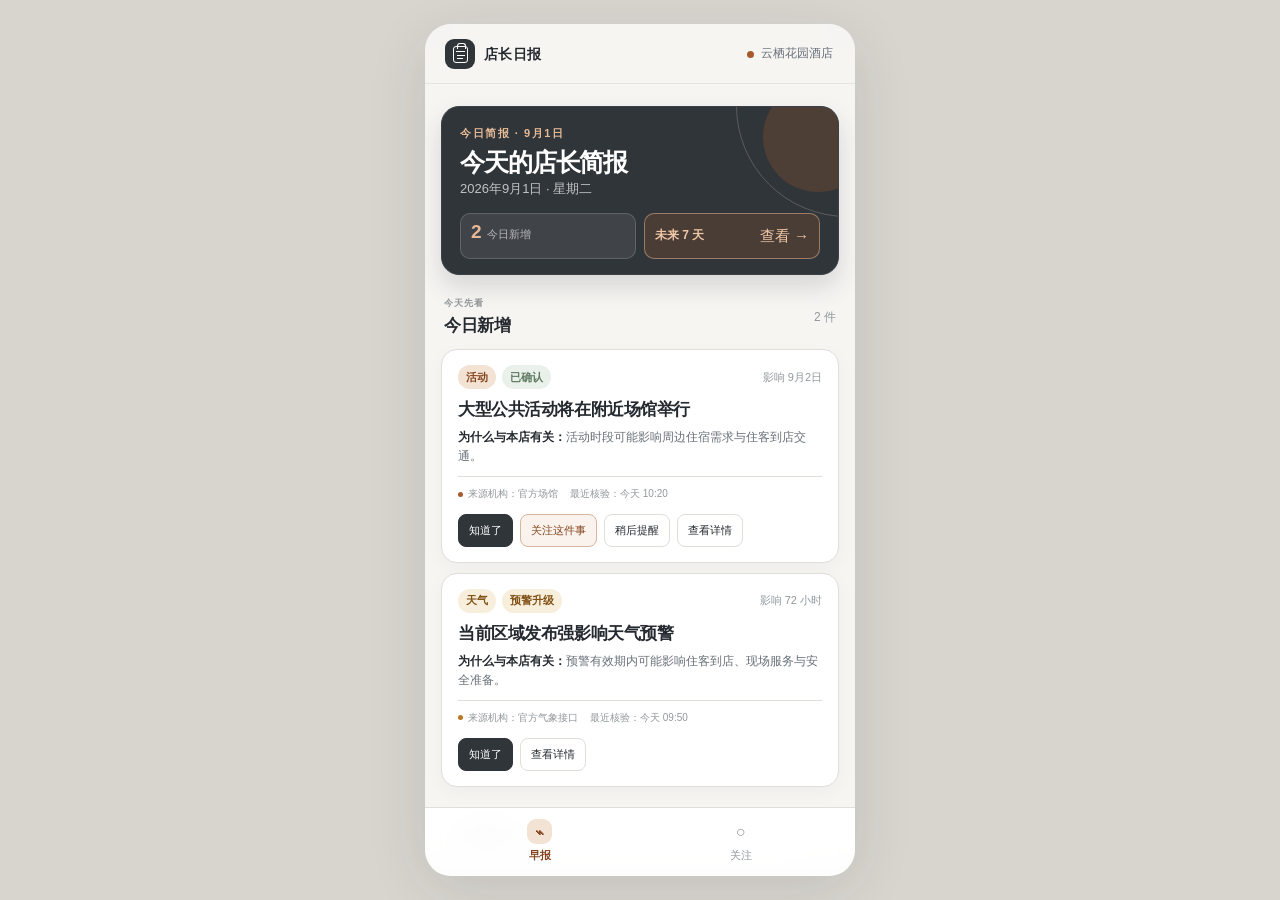
<file: store-daily/index.html>
<!doctype html>
<html lang="zh-CN">
<head>
  <meta charset="utf-8">
  <meta name="viewport" content="width=device-width, initial-scale=1, viewport-fit=cover">
  <meta name="description" content="店长日报首页设计预览">
  <title>店长日报｜早报首页设计 V1.1</title>
  <style>
    :root {
      --jr-bg: #F6F5F2;
      --jr-surface: #FFFFFF;
      --jr-surface-soft: #FBF8F5;
      --jr-text: #252A30;
      --jr-text-secondary: #687078;
      --jr-text-muted: #92989B;
      --jr-border: #DFDED9;
      --jr-border-strong: #C9C8C2;
      --jr-action: #30353A;
      --jr-action-hover: #1F2428;
      --jr-accent: #A85B2A;
      --jr-accent-dark: #84451F;
      --jr-accent-soft: #F3E3D4;
      --jr-accent-pale: #FAF3ED;
      --jr-warning: #B97824;
      --jr-warning-soft: #F8EEDC;
      --jr-success: #5F7A61;
      --jr-success-soft: #EAF0EA;
      --jr-danger: #B54747;
      --jr-danger-soft: #F7E8E8;
      --jr-info: #667085;
      --jr-info-soft: #EEF0F2;
      --shadow: 0 18px 60px rgba(37, 42, 48, .12);
    }
    * { box-sizing: border-box; }
    html { background: #D8D5CF; }
    body { margin: 0; min-height: 100vh; overflow: hidden; background: #D8D5CF; color: var(--jr-text); font-family: -apple-system, BlinkMacSystemFont, "SF Pro Text", "PingFang SC", "Noto Sans SC", sans-serif; line-height: 1.6; }
    button { font: inherit; }
    .phone { width: min(100%, 430px); height: min(844px, 100vh); min-height: 0; margin: 0 auto; background: var(--jr-bg); box-shadow: var(--shadow); position: relative; overflow-x: hidden; overflow-y: auto; scrollbar-width: none; overscroll-behavior: contain; }
    .phone::-webkit-scrollbar { width: 0; height: 0; }
    .topbar { position: sticky; top: 0; z-index: 4; display: flex; align-items: center; justify-content: space-between; gap: 12px; padding: calc(14px + env(safe-area-inset-top)) 20px 13px; background: rgba(246, 245, 242, .92); backdrop-filter: blur(16px); border-bottom: 1px solid rgba(223, 222, 217, .72); }
    .brand { display: flex; align-items: center; gap: 9px; min-width: 0; }
    .brand-mark { width: 30px; height: 30px; border-radius: 9px; display: grid; place-items: center; background: var(--jr-action); color: #fff; }
    .brand-glyph { position: relative; width: 15px; height: 17px; border: 1.6px solid #fff; border-radius: 3px; background: linear-gradient(#fff, #fff) 3px 8px / 8px 1px no-repeat, linear-gradient(#fff, #fff) 3px 11px / 6px 1px no-repeat; }
    .brand-glyph::before { content: ""; position: absolute; top: 4px; right: 2px; left: 2px; border-top: 1.6px solid #fff; }
    .brand-glyph::after { content: ""; position: absolute; top: -4px; left: 3px; width: 7px; height: 5px; border: 1.6px solid #fff; border-bottom: 0; border-radius: 3px 3px 0 0; }
    .brand-copy { display: grid; gap: 0; line-height: 1.15; }
    .brand-copy strong { font-size: 14px; letter-spacing: .02em; }
    .brand-copy span { color: var(--jr-text-muted); font-size: 10px; letter-spacing: .08em; }
    .hotel-name { display: inline-flex; align-items: center; gap: 7px; max-width: 190px; min-height: 32px; padding: 0 2px; color: var(--jr-text-secondary); font-size: 12px; }
    .hotel-name span:last-child { overflow: hidden; white-space: nowrap; text-overflow: ellipsis; }
    .hotel-dot { width: 7px; height: 7px; border-radius: 50%; background: var(--jr-accent); flex: 0 0 auto; }
    main { padding: 22px 16px 80px; }
    .hero { padding: 18px 18px 15px; border: 1px solid #3B4147; border-radius: 18px; background: var(--jr-action); color: #fff; box-shadow: 0 12px 25px rgba(37, 42, 48, .15); position: relative; overflow: hidden; }
    .hero::before { content: ""; position: absolute; width: 220px; height: 220px; border: 1px solid rgba(243, 227, 212, .22); border-radius: 50%; right: -120px; top: -112px; }
    .hero::after { content: ""; position: absolute; width: 110px; height: 110px; border-radius: 50%; right: -35px; top: -25px; background: rgba(168, 91, 42, .25); }
    .eyebrow { color: #E5B996; font-size: 11px; font-weight: 800; letter-spacing: .14em; }
    h1 { margin: 5px 0 2px; font-size: 25px; line-height: 1.18; letter-spacing: -.045em; text-wrap: balance; color: #fff; }
    .hero-date { color: rgba(255, 255, 255, .7); font-size: 13px; }
    .hero-note { display: none; }
    .summary-grid { display: grid; grid-template-columns: repeat(2, minmax(0, 1fr)); gap: 8px; margin-top: 13px; }
    .summary-item { display: flex; align-items: baseline; gap: 6px; min-height: 46px; padding: 8px 10px; border: 1px solid rgba(255, 255, 255, .16); border-radius: 10px; background: rgba(255, 255, 255, .08); }
    .summary-item b { font-size: 19px; line-height: 1.1; letter-spacing: -.04em; color: #fff; }
    .summary-item span { color: rgba(255, 255, 255, .62); font-size: 11px; }
    .summary-item:first-child b { color: #E5B996; }
    .future-mini { display: flex; align-items: center; justify-content: space-between; gap: 8px; width: 100%; min-height: 46px; margin-top: 0; padding: 0 10px; border: 1px solid rgba(229, 185, 150, .52); border-radius: 10px; background: rgba(168, 91, 42, .22); color: rgba(255, 255, 255, .82); font-size: 11px; cursor: pointer; text-align: left; transition: background .18s ease, border-color .18s ease, transform .18s ease; }
    .future-mini:hover { border-color: rgba(229, 185, 150, .72); background: rgba(168, 91, 42, .28); transform: translateY(-1px); }
    .future-mini strong { color: #F0C7A5; font-size: 12px; font-weight: 750; }
    .future-mini span:last-child { color: #F0C7A5; font-size: 15px; line-height: 1; }
    .week-panel { display: none; margin-top: 14px; padding: 15px; border: 1px solid var(--jr-border); border-radius: 16px; background: var(--jr-surface); box-shadow: 0 6px 18px rgba(37, 42, 48, .035); }
    .week-panel.open { display: block; }
    .panel-head { display: flex; align-items: end; justify-content: space-between; gap: 12px; margin-bottom: 12px; }
    .panel-title { margin: 0; font-size: 15px; letter-spacing: -.02em; }
    .panel-subtitle { color: var(--jr-text-muted); font-size: 11px; }
    .week-close { min-height: 28px; padding: 0 8px; border: 1px solid var(--jr-border); border-radius: 7px; background: var(--jr-bg); color: var(--jr-text-secondary); font-size: 10px; }
    .week-row { display: grid; grid-template-columns: repeat(7, minmax(0, 1fr)); gap: 5px; }
    .day { min-height: 55px; padding: 7px 2px 5px; border: 1px solid transparent; border-radius: 10px; background: var(--jr-bg); color: var(--jr-text-secondary); cursor: pointer; text-align: center; transition: transform .18s ease, border-color .18s ease, background .18s ease; }
    .day:hover { transform: translateY(-1px); border-color: var(--jr-border-strong); }
    .day[aria-selected="true"] { background: var(--jr-accent-soft); border-color: #D7B59E; color: var(--jr-accent-dark); }
    .day-label { display: block; font-size: 10px; }
    .day-number { display: block; margin-top: 2px; font-size: 17px; font-weight: 750; line-height: 1.2; }
    .day-dots { display: flex; justify-content: center; gap: 3px; margin-top: 5px; min-height: 5px; }
    .day-dots i { display: block; width: 4px; height: 4px; border-radius: 50%; background: var(--jr-accent); }
    .day-dots i.weather { background: var(--jr-warning); }
    .day-dots i.traffic { background: var(--jr-info); }
    .week-items { display: grid; gap: 7px; margin-top: 10px; }
    .week-item { display: grid; grid-template-columns: 42px 1fr auto; align-items: center; gap: 9px; min-height: 52px; padding: 9px 10px; border: 1px solid var(--jr-border); border-radius: 11px; background: var(--jr-surface-soft); color: var(--jr-text); text-align: left; text-decoration: none; }
    .week-item:hover { border-color: var(--jr-border-strong); background: var(--jr-bg); }
    .week-item[hidden] { display: none; }
    .week-item-date { color: var(--jr-accent-dark); font-size: 11px; font-weight: 750; }
    .week-item-copy { display: grid; gap: 1px; min-width: 0; }
    .week-item-copy strong { overflow: hidden; font-size: 12px; white-space: nowrap; text-overflow: ellipsis; }
    .week-item-copy span { color: var(--jr-text-muted); font-size: 10px; }
    .week-item-arrow { color: var(--jr-accent-dark); font-size: 17px; }
    .week-empty { margin-top: 10px; padding: 12px; border: 1px dashed var(--jr-border-strong); border-radius: 10px; color: var(--jr-text-muted); font-size: 11px; text-align: center; }
    .section { margin-top: 21px; }
    .section-head { display: flex; align-items: center; justify-content: space-between; gap: 12px; margin: 0 3px 10px; }
    .section-head h2 { margin: 0; font-size: 17px; letter-spacing: -.025em; }
    .section-count { color: var(--jr-text-muted); font-size: 12px; }
    .section-kicker { margin-bottom: 2px; color: var(--jr-text-muted); font-size: 9px; font-weight: 800; letter-spacing: .12em; }
    .card-stack { display: grid; gap: 10px; }
    .event-card { padding: 15px 16px; border: 1px solid var(--jr-border); border-radius: 16px; background: var(--jr-surface); box-shadow: 0 6px 18px rgba(37, 42, 48, .035); }
    .event-card.compact { padding: 13px 14px; background: var(--jr-surface-soft); border-color: #E7DDD3; box-shadow: none; }
    .card-top { display: flex; align-items: center; justify-content: space-between; gap: 10px; }
    .tag-row { display: flex; flex-wrap: wrap; gap: 6px; align-items: center; }
    .tag { display: inline-flex; align-items: center; min-height: 24px; padding: 0 8px; border-radius: 999px; background: var(--jr-accent-soft); color: var(--jr-accent-dark); font-size: 11px; font-weight: 750; }
    .tag.warning { background: var(--jr-warning-soft); color: #815216; }
    .tag.info { background: var(--jr-info-soft); color: var(--jr-info); }
    .tag.status { background: var(--jr-success-soft); color: var(--jr-success); }
    .tag.changed { background: var(--jr-warning-soft); color: #815216; }
    .tag.cancelled { background: var(--jr-danger-soft); color: var(--jr-danger); }
    .card-time { color: var(--jr-text-muted); font-size: 11px; white-space: nowrap; }
    .event-card h3 { margin: 10px 0 6px; font-size: 17px; line-height: 1.34; letter-spacing: -.025em; text-wrap: pretty; }
    .event-card.compact h3 { margin-top: 8px; font-size: 15px; }
    .fact-line { margin: 0; color: var(--jr-text-secondary); font-size: 12px; line-height: 1.58; }
    .fact-line strong { color: var(--jr-text); font-weight: 700; }
    .card-meta { display: flex; flex-wrap: wrap; gap: 6px 12px; margin-top: 10px; padding-top: 9px; border-top: 1px solid var(--jr-border); color: var(--jr-text-muted); font-size: 10px; }
    .event-card.compact .card-meta { border-top-color: #E7DDD3; }
    .meta-item { display: inline-flex; align-items: center; gap: 5px; }
    .meta-dot { width: 5px; height: 5px; border-radius: 50%; background: var(--jr-accent); }
    .meta-dot.warning { background: var(--jr-warning); }
    .meta-dot.info { background: var(--jr-info); }
    .check-list { display: none; }
    .check-list li { display: flex; gap: 7px; color: var(--jr-text-secondary); font-size: 12px; }
    .check-list li::before { content: ""; width: 6px; height: 6px; margin-top: 7px; border-radius: 50%; background: var(--jr-accent); flex: 0 0 auto; }
    .card-actions { display: flex; flex-wrap: wrap; gap: 7px; margin-top: 12px; }
    .action { min-height: 33px; padding: 0 10px; border: 1px solid var(--jr-border); border-radius: 8px; background: var(--jr-surface); color: var(--jr-text); font-size: 11px; cursor: pointer; transition: background .18s ease, border-color .18s ease, color .18s ease; }
    .action:hover { border-color: var(--jr-border-strong); background: var(--jr-bg); }
    .action.primary { border-color: var(--jr-action); background: var(--jr-action); color: #fff; }
    .action.primary:hover { background: var(--jr-action-hover); }
    .action.accent { border-color: #D7B59E; background: var(--jr-accent-pale); color: var(--jr-accent-dark); }
    .action.accent.active { background: var(--jr-accent-soft); }
    .action.read.active { color: var(--jr-info); background: var(--jr-info-soft); }
    .dynamic-note { display: flex; gap: 8px; align-items: flex-start; margin: 0 2px 10px; color: var(--jr-text-secondary); font-size: 12px; }
    .dynamic-note::before { content: "↻"; display: grid; place-items: center; width: 18px; height: 18px; border-radius: 50%; background: var(--jr-accent-soft); color: var(--jr-accent-dark); font-size: 12px; flex: 0 0 auto; }
    .pending-date { margin-top: 11px; padding: 12px 13px; border: 1px dashed var(--jr-border-strong); border-radius: 12px; color: var(--jr-text-secondary); background: #FAFAF8; font-size: 12px; }
    .pending-date strong { color: var(--jr-text); }
    .future-entry { display: flex; align-items: center; justify-content: space-between; gap: 12px; min-height: 58px; padding: 12px 13px; border: 1px solid var(--jr-border); border-radius: 13px; background: var(--jr-bg); color: var(--jr-text); cursor: pointer; text-align: left; }
    .future-entry:hover { border-color: var(--jr-border-strong); background: var(--jr-surface-soft); }
    .future-entry-copy { display: grid; gap: 1px; }
    .future-entry-copy strong { font-size: 14px; }
    .future-entry-copy span { color: var(--jr-text-secondary); font-size: 11px; }
    .future-entry-arrow { color: var(--jr-accent-dark); font-size: 22px; line-height: 1; }
    .unread-entry { display: flex; align-items: center; justify-content: space-between; gap: 12px; width: 100%; min-height: 52px; padding: 0 15px; border: 1px solid var(--jr-border); border-radius: 13px; background: var(--jr-surface); color: var(--jr-text); cursor: pointer; text-align: left; box-shadow: 0 4px 12px rgba(37, 42, 48, .025); transition: border-color .18s ease, background .18s ease, transform .18s ease; }
    .unread-entry:hover { border-color: var(--jr-border-strong); background: var(--jr-surface-soft); transform: translateY(-1px); }
    .unread-entry-copy { display: flex; align-items: baseline; gap: 8px; }
    .unread-entry-copy strong { font-size: 14px; }
    .unread-entry-copy span { color: var(--jr-text-muted); font-size: 12px; }
    .unread-entry-arrow { color: var(--jr-accent-dark); font-size: 21px; line-height: 1; }
    .bottom-nav { position: fixed; z-index: 5; right: auto; bottom: 0; left: 50%; display: grid; grid-template-columns: repeat(2, minmax(0, 1fr)); gap: 8px; width: min(100%, 430px); padding: 10px 18px calc(10px + env(safe-area-inset-bottom)); transform: translateX(-50%); background: rgba(255, 255, 255, .94); border-top: 1px solid var(--jr-border); backdrop-filter: blur(16px); }
    .nav-button { display: grid; justify-items: center; gap: 3px; min-height: 44px; border: 0; background: transparent; color: var(--jr-text-muted); cursor: pointer; font-size: 11px; }
    .nav-button[aria-current="page"] { color: var(--jr-accent-dark); font-weight: 750; }
    .nav-icon { display: grid; place-items: center; width: 25px; height: 25px; border-radius: 9px; font-size: 16px; line-height: 1; }
    .nav-button[aria-current="page"] .nav-icon { background: var(--jr-accent-soft); }
    .toast { position: fixed; z-index: 20; left: 50%; bottom: 92px; transform: translate(-50%, 16px); padding: 9px 13px; border-radius: 10px; background: var(--jr-action); color: #fff; font-size: 12px; opacity: 0; pointer-events: none; transition: opacity .2s ease, transform .2s ease; }
    .toast.show { opacity: 1; transform: translate(-50%, 0); }
    .sheet-backdrop { position: fixed; z-index: 10; inset: 0; display: grid; align-items: end; background: rgba(37, 42, 48, .24); opacity: 0; pointer-events: none; transition: opacity .2s ease; }
    .sheet-backdrop.open { opacity: 1; pointer-events: auto; }
    .sheet { width: min(100%, 430px); padding: 16px 18px calc(18px + env(safe-area-inset-bottom)); border-radius: 22px 22px 0 0; background: var(--jr-surface); transform: translateY(20px); transition: transform .25s ease; }
    .sheet-backdrop.open .sheet { transform: translateY(0); }
    .sheet-handle { width: 34px; height: 4px; margin: 0 auto 15px; border-radius: 99px; background: var(--jr-border-strong); }
    .sheet h2 { margin: 0 0 5px; font-size: 18px; letter-spacing: -.025em; }
    .sheet p { margin: 0; color: var(--jr-text-secondary); font-size: 13px; }
    .sheet-options { display: grid; gap: 8px; margin-top: 15px; }
    .sheet-option { display: flex; align-items: center; justify-content: space-between; gap: 12px; min-height: 46px; padding: 0 13px; border: 1px solid var(--jr-border); border-radius: 11px; background: var(--jr-surface); color: var(--jr-text); text-align: left; cursor: pointer; }
    .sheet-option small { color: var(--jr-text-muted); }
    .sheet-close { width: 100%; min-height: 42px; margin-top: 12px; border: 0; border-radius: 10px; background: var(--jr-bg); color: var(--jr-text-secondary); cursor: pointer; }
    @media (min-width: 700px) { body { padding: 24px 0; } .phone { height: min(844px, calc(100vh - 48px)); border-radius: 26px; } .topbar { border-radius: 26px 26px 0 0; } .bottom-nav { bottom: 24px; border-radius: 0 0 26px 26px; } }
  </style>
</head>
<body>
  <div class="phone" data-screen-label="早报首页">
    <header class="topbar">
      <div class="brand">
        <div class="brand-mark" aria-hidden="true"><span class="brand-glyph"></span></div>
        <div class="brand-copy"><strong>店长日报</strong></div>
      </div>
      <div class="hotel-name" aria-label="当前酒店"><span class="hotel-dot" aria-hidden="true"></span><span>云栖花园酒店</span></div>
    </header>

    <main>
      <section class="hero" aria-labelledby="pageTitle">
        <div class="eyebrow">今日简报 · 9月1日</div>
        <h1 id="pageTitle">今天的店长简报</h1>
        <div class="hero-date">2026年9月1日 · 星期二</div>
        <p class="hero-note">先看今天新增，其他事项按需展开查看。</p>
        <div class="summary-grid" aria-label="今日摘要（原型演示）">
          <div class="summary-item"><b>2</b><span>今日新增</span></div>
          <button class="future-mini" id="futureEntry" type="button" aria-label="查看未来 7 天事项" aria-expanded="false" aria-controls="weekPanel"><span><strong>未来 7 天</strong></span><span aria-hidden="true">查看&nbsp;→</span></button>
        </div>
      </section>

      <section class="week-panel" id="weekPanel" aria-labelledby="weekTitle" hidden>
        <div class="panel-head"><div><h2 class="panel-title" id="weekTitle">未来 7 天</h2><div class="panel-subtitle">按日期查看已确认事项</div></div><button class="week-close" id="weekClose" type="button">收起</button></div>
        <div class="week-row" role="tablist" aria-label="未来 7 天日期">
          <button class="day" type="button" role="tab" aria-selected="true" data-week-day="1"><span class="day-label">今天</span><span class="day-number">1</span><span class="day-dots"></span></button>
          <button class="day" type="button" role="tab" aria-selected="false" data-week-day="2"><span class="day-label">周三</span><span class="day-number">2</span><span class="day-dots"><i></i></span></button>
          <button class="day" type="button" role="tab" aria-selected="false" data-week-day="3"><span class="day-label">周四</span><span class="day-number">3</span><span class="day-dots"><i class="weather"></i><i class="traffic"></i></span></button>
          <button class="day" type="button" role="tab" aria-selected="false" data-week-day="4"><span class="day-label">周五</span><span class="day-number">4</span><span class="day-dots"></span></button>
          <button class="day" type="button" role="tab" aria-selected="false" data-week-day="5"><span class="day-label">周六</span><span class="day-number">5</span><span class="day-dots"><i></i></span></button>
          <button class="day" type="button" role="tab" aria-selected="false" data-week-day="6"><span class="day-label">周日</span><span class="day-number">6</span><span class="day-dots"></span></button>
          <button class="day" type="button" role="tab" aria-selected="false" data-week-day="7"><span class="day-label">周一</span><span class="day-number">7</span><span class="day-dots"></span></button>
        </div>
        <div class="week-items" id="weekItems" aria-live="polite">
          <a class="week-item" data-week-item="1" href="detail.html?id=weather&from=home"><span class="week-item-date">9月1日</span><span class="week-item-copy"><strong>当前区域发布强影响天气预警</strong><span>天气 · 预警升级</span></span><span class="week-item-arrow" aria-hidden="true">→</span></a>
          <a class="week-item" data-week-item="2" href="detail.html?id=activity&from=home"><span class="week-item-date">9月2日</span><span class="week-item-copy"><strong>大型公共活动将在附近场馆举行</strong><span>活动 · 已确认</span></span><span class="week-item-arrow" aria-hidden="true">→</span></a>
          <a class="week-item" data-week-item="3" href="detail.html?id=weather&from=home"><span class="week-item-date">9月3日</span><span class="week-item-copy"><strong>当前区域发布强影响天气预警</strong><span>天气 · 影响持续</span></span><span class="week-item-arrow" aria-hidden="true">→</span></a>
          <a class="week-item" data-week-item="3" href="detail.html?id=traffic&from=home"><span class="week-item-date">9月3日</span><span class="week-item-copy"><strong>主要到店路线将出现运行变化</strong><span>交通 · 已确认</span></span><span class="week-item-arrow" aria-hidden="true">→</span></a>
          <a class="week-item" data-week-item="5" href="detail.html?id=weekend&from=home"><span class="week-item-date">9月5日</span><span class="week-item-copy"><strong>周末公共活动将在城市会展区域举行</strong><span>活动 · 待阅</span></span><span class="week-item-arrow" aria-hidden="true">→</span></a>
          <div class="week-empty" id="weekEmpty" hidden>这一天暂无已确认事项。</div>
        </div>
      </section>

      <section class="section" aria-labelledby="newTitle">
        <div class="section-head"><div><div class="section-kicker">今天先看</div><h2 id="newTitle">今日新增</h2></div><span class="section-count">2 件</span></div>
        <div class="card-stack">
          <article class="event-card">
            <div class="card-top"><div class="tag-row"><span class="tag">活动</span><span class="tag status">已确认</span></div><span class="card-time">影响 9月2日</span></div>
            <h3>大型公共活动将在附近场馆举行</h3>
            <p class="fact-line"><strong>为什么与本店有关：</strong>活动时段可能影响周边住宿需求与住客到店交通。</p>
            <ul class="check-list"><li>检查相关日期的房量与售价</li><li>查看住客主要到店路线</li></ul>
            <div class="card-meta"><span class="meta-item"><i class="meta-dot"></i>来源机构：官方场馆</span><span class="meta-item">最近核验：今天 10:20</span></div>
            <div class="card-actions"><button class="action primary" type="button" data-read>知道了</button><button class="action accent" type="button" data-follow>关注这件事</button><button class="action" type="button" data-remind>稍后提醒</button><button class="action" type="button" data-detail data-detail-id="activity">查看详情</button></div>
          </article>
          <article class="event-card">
            <div class="card-top"><div class="tag-row"><span class="tag warning">天气</span><span class="tag changed">预警升级</span></div><span class="card-time">影响 72 小时</span></div>
            <h3>当前区域发布强影响天气预警</h3>
            <p class="fact-line"><strong>为什么与本店有关：</strong>预警有效期内可能影响住客到店、现场服务与安全准备。</p>
            <div class="card-meta"><span class="meta-item"><i class="meta-dot warning"></i>来源机构：官方气象接口</span><span class="meta-item">最近核验：今天 09:50</span></div>
            <div class="card-actions"><button class="action primary" type="button" data-read>知道了</button><button class="action" type="button" data-detail data-detail-id="weather">查看详情</button></div>
          </article>
        </div>
      </section>

      <section class="section" aria-labelledby="unreadTitle">
        <a class="unread-entry" id="unreadEntry" href="pending.html" aria-label="待阅事项，2 件">
          <span class="unread-entry-copy"><strong id="unreadTitle">待阅事项</strong><span>2 件</span></span>
          <span class="unread-entry-arrow" aria-hidden="true">→</span>
        </a>
      </section>
    </main>

    <nav class="bottom-nav" aria-label="主导航">
      <button class="nav-button" type="button" aria-current="page" data-nav="brief"><span class="nav-icon">⌁</span><span>早报</span></button>
      <button class="nav-button" type="button" data-nav="follow"><span class="nav-icon">○</span><span>关注</span></button>
    </nav>
  </div>

  <div class="toast" id="toast" role="status" aria-live="polite"></div>

  <div class="sheet-backdrop" id="sheetBackdrop" aria-hidden="true">
    <section class="sheet" role="dialog" aria-modal="true" aria-labelledby="sheetTitle">
      <div class="sheet-handle" aria-hidden="true"></div>
      <h2 id="sheetTitle">操作</h2>
      <p id="sheetDescription">原型演示</p>
      <div class="sheet-options" id="sheetOptions"></div>
      <button class="sheet-close" id="sheetClose" type="button">关闭</button>
    </section>
  </div>

  <script>
    const toast = document.querySelector('#toast');
    const backdrop = document.querySelector('#sheetBackdrop');
    const sheetTitle = document.querySelector('#sheetTitle');
    const sheetDescription = document.querySelector('#sheetDescription');
    const sheetOptions = document.querySelector('#sheetOptions');
    let toastTimer;

    function showToast(message) {
      toast.textContent = message;
      toast.classList.add('show');
      clearTimeout(toastTimer);
      toastTimer = setTimeout(() => toast.classList.remove('show'), 2200);
    }

    function closeSheet() {
      backdrop.classList.remove('open');
      backdrop.setAttribute('aria-hidden', 'true');
      sheetOptions.innerHTML = '';
    }

    function openSheet(title, description, options) {
      sheetTitle.textContent = title;
      sheetDescription.textContent = description;
      sheetOptions.innerHTML = '';
      options.forEach((option) => {
        const button = document.createElement('button');
        button.className = 'sheet-option';
        button.type = 'button';
        button.innerHTML = `<span>${option.label}</span><small>${option.note || '原型演示'}</small>`;
        button.addEventListener('click', () => {
          if (option.action) option.action();
          closeSheet();
        });
        sheetOptions.appendChild(button);
      });
      backdrop.classList.add('open');
      backdrop.setAttribute('aria-hidden', 'false');
    }

    document.querySelector('#sheetClose').addEventListener('click', closeSheet);
    backdrop.addEventListener('click', (event) => { if (event.target === backdrop) closeSheet(); });

    const futureEntry = document.querySelector('#futureEntry');
    const weekPanel = document.querySelector('#weekPanel');
    const weekEmpty = document.querySelector('#weekEmpty');
    const weekItems = [...document.querySelectorAll('[data-week-item]')];

    function renderWeekDay(day) {
      document.querySelectorAll('[data-week-day]').forEach((button) => button.setAttribute('aria-selected', button.dataset.weekDay === day ? 'true' : 'false'));
      let visibleCount = 0;
      weekItems.forEach((item) => {
        const visible = item.dataset.weekItem === day;
        item.hidden = !visible;
        if (visible) visibleCount += 1;
      });
      weekEmpty.hidden = visibleCount > 0;
    }

    function openWeekPanel() {
      weekPanel.hidden = false;
      weekPanel.classList.add('open');
      futureEntry.setAttribute('aria-expanded', 'true');
      futureEntry.querySelector('span:last-child').innerHTML = '收起&nbsp;↑';
      renderWeekDay('1');
      weekPanel.scrollIntoView({ behavior: 'smooth', block: 'start' });
    }

    function closeWeekPanel() {
      weekPanel.classList.remove('open');
      weekPanel.hidden = true;
      futureEntry.setAttribute('aria-expanded', 'false');
      futureEntry.querySelector('span:last-child').innerHTML = '查看&nbsp;→';
    }

    futureEntry.addEventListener('click', () => {
      if (weekPanel.hidden) openWeekPanel();
      else closeWeekPanel();
    });
    document.querySelector('#weekClose').addEventListener('click', closeWeekPanel);
    document.querySelectorAll('[data-week-day]').forEach((button) => button.addEventListener('click', () => renderWeekDay(button.dataset.weekDay)));
    renderWeekDay('1');

    document.querySelectorAll('[data-remind]').forEach((button) => button.addEventListener('click', () => openSheet('稍后提醒', '只展示仍然有效的提醒选项。', [
      { label: '事项发生前 1 天', note: '原型演示', action: () => showToast('已选择：事项发生前 1 天') },
      { label: '事项发生前 3 天', note: '原型演示', action: () => showToast('已选择：事项发生前 3 天') },
      { label: '自定义日期和时间', note: '原型演示', action: () => showToast('原型演示：打开日期时间选择') }
    ])));

    document.querySelectorAll('[data-read]').forEach((button) => button.addEventListener('click', () => {
      button.classList.toggle('active');
      button.textContent = button.classList.contains('active') ? '已阅' : '知道了';
      showToast(button.classList.contains('active') ? '已标记为已阅；今日新增仍保留' : '已恢复为未阅演示状态');
    }));

    document.querySelectorAll('[data-follow]').forEach((button) => button.addEventListener('click', () => {
      const active = button.classList.toggle('active');
      localStorage.setItem('jr-follow-activity', active ? '1' : '0');
      button.textContent = active ? '已关注' : '关注这件事';
      showToast(active ? '已加入关注；完整列表请进入“关注”' : '已取消关注');
    }));

    document.querySelectorAll('[data-detail]').forEach((button) => button.addEventListener('click', () => {
      location.href = `detail.html?id=${button.dataset.detailId || 'activity'}&from=home`;
    }));

    document.querySelectorAll('[data-nav]').forEach((button) => button.addEventListener('click', () => {
      if (button.dataset.nav === 'brief') {
        document.querySelectorAll('[data-nav]').forEach((item) => item.removeAttribute('aria-current'));
        button.setAttribute('aria-current', 'page');
        showToast('当前为早报首页');
        return;
      }
      location.href = 'follow.html';
    }));
  </script>
</body>
</html>
</file>
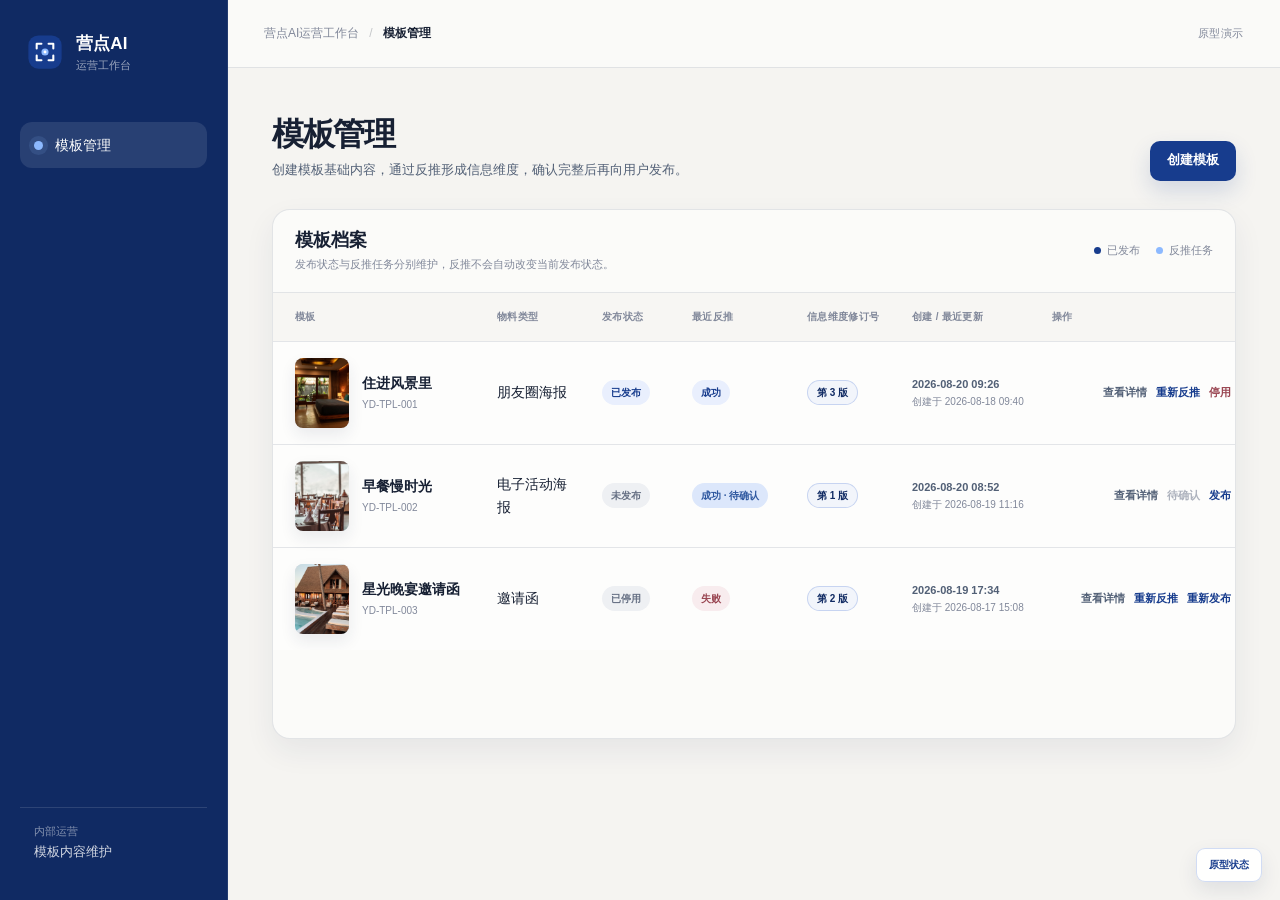
<file: pc/yingdian-template-management/index.html>
<!doctype html>
<html lang="zh-CN">
<head>
  <meta charset="utf-8">
  <meta name="viewport" content="width=device-width, initial-scale=1">
  <meta name="color-scheme" content="light">
  <title>模板管理｜营点AI运营工作台</title>
  <link rel="stylesheet" href="styles.css">
</head>
<body data-page="list" data-screen-label="模板列表">
  <div class="app-shell">
    <aside class="sidebar" aria-label="营点AI运营工作台导航">
      <a class="brand" href="index.html" aria-label="返回模板管理">
        <img src="assets/yingdian-editorial-mark.svg" alt="">
        <span class="brand-copy">
          <strong>营点AI</strong>
          <small>运营工作台</small>
        </span>
      </a>

      <nav class="side-nav" aria-label="主导航">
        <a class="side-nav-item active" href="index.html" aria-current="page">
          <span class="nav-mark" aria-hidden="true"></span>
          <span>模板管理</span>
        </a>
      </nav>

      <div class="sidebar-note">
        <span>内部运营</span>
        <strong>模板内容维护</strong>
      </div>
    </aside>

    <div class="workspace">
      <header class="topbar">
        <div class="breadcrumb"><span>营点AI运营工作台</span><b>/</b><strong>模板管理</strong></div>
        <span class="version-label">原型演示</span>
      </header>

      <main class="page-content">
        <section class="page-heading">
          <div>
            <h1>模板管理</h1>
            <p class="page-description">创建模板基础内容，通过反推形成信息维度，确认完整后再向用户发布。</p>
          </div>
          <button class="button button-primary" type="button" data-open-upload>创建模板</button>
        </section>

        <section class="table-panel" aria-labelledby="template-archive-title">
          <div class="panel-heading">
            <div>
              <h2 id="template-archive-title">模板档案</h2>
              <p>发布状态与反推任务分别维护，反推不会自动改变当前发布状态。</p>
            </div>
            <div class="legend" aria-label="状态说明">
              <span><i class="legend-dot published"></i>已发布</span>
              <span><i class="legend-dot inference"></i>反推任务</span>
            </div>
          </div>

          <div id="list-state" class="state-layer" hidden></div>

          <div id="table-region" class="table-region">
            <table class="template-table">
              <thead>
                <tr>
                  <th scope="col">模板</th>
                  <th scope="col">物料类型</th>
                  <th scope="col">发布状态</th>
                  <th scope="col">最近反推</th>
                  <th scope="col">信息维度修订号</th>
                  <th scope="col">创建 / 最近更新</th>
                  <th scope="col" class="actions-column">操作</th>
                </tr>
              </thead>
              <tbody id="template-table-body"></tbody>
            </table>
          </div>
        </section>
      </main>
    </div>
  </div>

  <div class="modal-layer" id="upload-modal" hidden>
    <div class="modal-backdrop" data-close-upload></div>
    <section class="modal-card upload-modal" role="dialog" aria-modal="true" aria-labelledby="upload-title">
      <header class="modal-header">
        <div>
          <h2 id="upload-title">创建模板</h2>
          <p>提交后自动发起首次反推，仅生成模板信息维度，完成后需要运营人员确认覆盖。</p>
        </div>
        <button class="close-button" type="button" data-close-upload aria-label="关闭创建模板弹窗">×</button>
      </header>

      <form id="upload-form" novalidate>
        <div class="form-grid">
          <label class="form-field">
            <span>模板名称 <b>*</b></span>
            <input id="template-name-input" name="templateName" type="text" autocomplete="off" placeholder="请输入模板名称">
            <small class="field-error" data-error-for="templateName"></small>
          </label>

          <label class="form-field">
            <span>物料类型 <b>*</b></span>
            <select id="material-type-input" name="materialType">
              <option value="">请选择物料类型</option>
              <option value="朋友圈海报">朋友圈海报</option>
              <option value="电子活动海报">电子活动海报</option>
              <option value="邀请函">邀请函</option>
            </select>
            <small class="field-error" data-error-for="materialType"></small>
          </label>
        </div>

        <label class="form-field upload-ratio-field">
          <span>画幅比例 <b>*</b></span>
          <input id="template-ratio-input" name="templateRatio" type="text" autocomplete="off" placeholder="请输入画幅比例，如 3:4">
          <small class="field-error" data-error-for="templateRatio"></small>
        </label>

        <label class="form-field upload-usage-field">
          <span>模板使用说明 <i class="optional-label">选填</i></span>
          <textarea id="template-usage-input" name="templateUsage" class="text-editor upload-usage-editor" placeholder="可填写模板适用场景、图片准备要求等说明"></textarea>
          <small class="field-hint">创建后可在模板详情中独立维护，不影响信息维度修订。</small>
        </label>

        <div class="form-field upload-field">
          <span>模板原始参考图 <b>*</b></span>
          <label class="upload-dropzone" for="template-image-input" id="upload-dropzone">
            <input id="template-image-input" name="templateImage" type="file" accept="image/*">
            <span class="upload-placeholder" id="upload-placeholder">
              <strong>选择一张模板参考图</strong>
              <small>原型演示：选择本地图片后可预览并创建模板</small>
            </span>
            <img id="upload-preview" alt="待上传模板预览" hidden>
            <span class="replace-image" id="replace-image" hidden>重新选择</span>
          </label>
          <small class="field-error" data-error-for="templateImage"></small>
        </div>

        <footer class="modal-footer">
          <p>使用说明不会由反推生成；首次反推仅生成信息维度，确认后才可发布模板。</p>
          <div class="button-row">
            <button class="button button-quiet" type="button" data-close-upload>取消</button>
            <button class="button button-primary" type="submit" id="upload-submit">创建并开始反推</button>
          </div>
        </footer>
      </form>
    </section>
  </div>

  <div class="modal-layer" id="confirm-modal" hidden>
    <div class="modal-backdrop" data-close-confirm></div>
    <section class="modal-card confirm-modal" role="alertdialog" aria-modal="true" aria-labelledby="confirm-title" aria-describedby="confirm-message">
      <div class="confirm-symbol" aria-hidden="true">!</div>
      <h2 id="confirm-title">确认操作</h2>
      <p id="confirm-message"></p>
      <div class="button-row end">
        <button class="button button-quiet" type="button" data-close-confirm>取消</button>
        <button class="button button-primary" type="button" id="confirm-action">确认</button>
      </div>
    </section>
  </div>

  <div class="modal-layer" id="result-modal" hidden>
    <div class="modal-backdrop" data-close-result></div>
    <section class="modal-card result-modal" role="dialog" aria-modal="true" aria-labelledby="result-title">
      <header class="modal-header">
        <div>
          <h2 id="result-title">确认覆盖模板信息维度？</h2>
          <p>本次反推仅更新模板信息维度，不影响模板使用说明和模板发布状态。</p>
        </div>
        <button class="close-button" type="button" data-close-result aria-label="关闭反推结果">×</button>
      </header>
      <div class="result-summary">
        <span id="result-template-name"></span>
        <span id="result-current-revision"></span>
      </div>
      <div class="result-grid">
        <section class="result-block markdown-result">
          <div class="result-block-title">
            <h3>模板信息维度</h3>
            <span>覆盖后修订号 +1</span>
          </div>
          <pre id="candidate-markdown"></pre>
        </section>
      </div>
      <footer class="modal-footer result-footer">
        <p>选择“丢弃结果”后，本次候选信息维度不会保留。</p>
        <div class="button-row">
          <button class="button button-danger-quiet" type="button" id="discard-result">丢弃结果</button>
          <button class="button button-primary" type="button" id="apply-result">确认覆盖</button>
        </div>
      </footer>
    </section>
  </div>

  <div class="demo-tools" id="demo-tools">
    <button class="demo-toggle" id="demo-toggle" type="button">原型状态</button>
    <div class="demo-panel" id="demo-panel" hidden>
      <strong>原型演示</strong>
      <button type="button" data-demo-state="normal">正常</button>
      <button type="button" data-demo-state="empty">空状态</button>
      <button type="button" data-demo-state="loading">加载中</button>
      <button type="button" data-demo-state="error">加载失败</button>
      <button type="button" data-demo-state="forbidden">无权限</button>
      <button type="button" data-reset-data>重置演示数据</button>
    </div>
  </div>

  <div class="toast" id="toast" role="status" aria-live="polite"></div>
  <script src="app.js"></script>
</body>
</html>
</file>
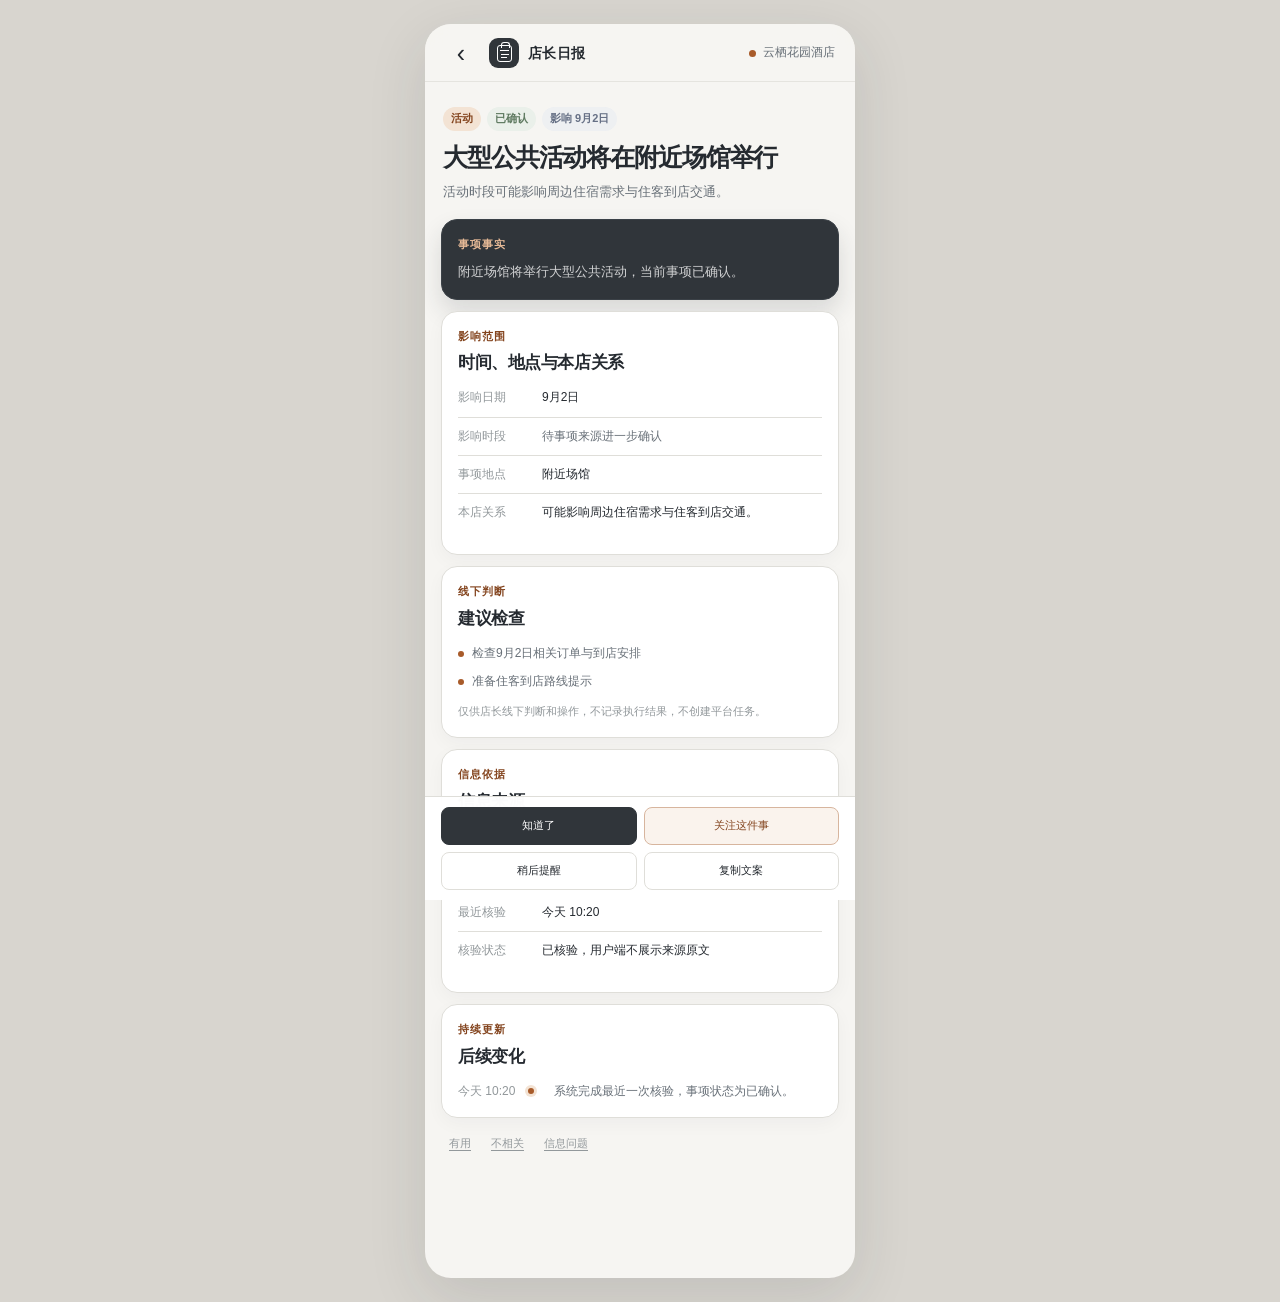
<file: store-daily/detail.html>
<!doctype html>
<html lang="zh-CN">
<head>
  <meta charset="utf-8">
  <meta name="viewport" content="width=device-width, initial-scale=1, viewport-fit=cover">
  <meta name="description" content="店长日报事项详情原型">
  <title>店长日报｜事项详情</title>
  <link rel="stylesheet" href="prototype.css">
</head>
<body>
  <div class="phone" data-screen-label="事项详情页">
    <header class="topbar">
      <a class="back" id="backLink" href="index.html" aria-label="返回来源页面">‹</a>
      <div class="brand">
        <div class="brand-mark" aria-hidden="true"><span class="brand-glyph"></span></div>
        <div class="brand-copy"><strong>店长日报</strong></div>
      </div>
      <div class="hotel-name" aria-label="当前酒店"><span class="hotel-dot" aria-hidden="true"></span><span>云栖花园酒店</span></div>
    </header>

    <main class="detail-main">
      <section class="detail-heading" aria-labelledby="detailTitle">
        <div class="tag-row" id="detailTags"></div>
        <h1 id="detailTitle">大型公共活动将在附近场馆举行</h1>
        <p id="detailSummary">活动时段可能影响周边住宿需求与住客到店交通。</p>
      </section>

      <section class="detail-hero" aria-labelledby="factTitle">
        <div class="section-label" id="factTitle">事项事实</div>
        <p id="factText">附近场馆将举行大型公共活动，当前事项已确认。</p>
      </section>

      <section class="detail-block" aria-labelledby="impactTitle">
        <div class="section-label">影响范围</div>
        <h2 id="impactTitle">时间、地点与本店关系</h2>
        <dl class="detail-grid">
          <div class="detail-row"><dt>影响日期</dt><dd id="impactDate">9月2日</dd></div>
          <div class="detail-row"><dt>影响时段</dt><dd id="impactTime" class="muted">待事项来源进一步确认</dd></div>
          <div class="detail-row"><dt>事项地点</dt><dd id="impactPlace">附近场馆</dd></div>
          <div class="detail-row"><dt>本店关系</dt><dd id="impactRelation">可能影响周边住宿需求与住客到店交通。</dd></div>
        </dl>
      </section>

      <section class="detail-block policy-block" id="policySection" aria-labelledby="policyTitle" hidden>
        <div class="section-label">政策信息</div>
        <h2 id="policyTitle">政策事实</h2>
        <dl class="detail-grid">
          <div class="detail-row"><dt>发文机关</dt><dd id="policyAuthority"></dd></div>
          <div class="detail-row"><dt>文号</dt><dd id="policyDocumentNo" class="muted"></dd></div>
          <div class="detail-row"><dt>发布日期</dt><dd id="policyPublishedDate"></dd></div>
          <div class="detail-row"><dt>生效日期</dt><dd id="policyEffectiveDate"></dd></div>
          <div class="detail-row"><dt>申报/过渡</dt><dd id="policyDeadline"></dd></div>
          <div class="detail-row"><dt>适用区域</dt><dd id="policyArea"></dd></div>
          <div class="detail-row"><dt>适用对象</dt><dd id="policyEntities"></dd></div>
          <div class="detail-row"><dt>政策状态</dt><dd id="policyStatus"></dd></div>
        </dl>
        <div class="policy-reading" aria-labelledby="policyReadingTitle">
          <div class="section-label" id="policyReadingTitle">系统通俗解读</div>
          <p id="policyInterpretation"></p>
          <p class="policy-uncertain" id="policyUncertain" hidden>需进一步确认：请向主管部门或专业人员核对适用条件和执行口径。</p>
        </div>
        <p class="policy-disclaimer">本解读用于经营信息参考，不构成法律或专业意见。</p>
      </section>

      <section class="detail-block" aria-labelledby="checkTitle">
        <div class="section-label">线下判断</div>
        <h2 id="checkTitle">建议检查</h2>
        <ul class="check-list" id="checkList"></ul>
        <p class="note">仅供店长线下判断和操作，不记录执行结果，不创建平台任务。</p>
      </section>

      <section class="detail-block" aria-labelledby="sourceTitle">
        <div class="section-label">信息依据</div>
        <h2 id="sourceTitle">信息来源</h2>
        <dl class="detail-grid">
          <div class="detail-row"><dt>来源机构</dt><dd id="sourceOrg">官方场馆</dd></div>
          <div class="detail-row"><dt>发布时间</dt><dd id="sourcePublished" class="muted">今天 09:40</dd></div>
          <div class="detail-row"><dt>最近核验</dt><dd id="sourceChecked">今天 10:20</dd></div>
          <div class="detail-row"><dt>核验状态</dt><dd>已核验，用户端不展示来源原文</dd></div>
        </dl>
      </section>

      <section class="detail-block" aria-labelledby="timelineTitle">
        <div class="section-label">持续更新</div>
        <h2 id="timelineTitle">后续变化</h2>
        <ol class="timeline" id="timelineList"></ol>
      </section>

      <div class="feedback" aria-label="事项反馈">
        <button type="button" data-feedback="useful">有用</button>
        <button type="button" data-feedback="irrelevant">不相关</button>
        <button type="button" data-feedback="problem">信息问题</button>
      </div>
    </main>

    <div class="detail-actions" aria-label="事项主要操作">
      <div class="action-row">
        <button class="action primary" type="button" id="readButton">知道了</button>
        <button class="action accent" type="button" id="followButton">关注这件事</button>
        <button class="action" type="button" id="remindButton">稍后提醒</button>
        <button class="action" type="button" id="copyButton">复制文案</button>
      </div>
    </div>
  </div>

  <div class="toast" id="toast" role="status" aria-live="polite"></div>
  <div class="sheet-backdrop" id="sheetBackdrop" aria-hidden="true">
    <section class="sheet" role="dialog" aria-modal="true" aria-labelledby="sheetTitle">
      <div class="sheet-handle" aria-hidden="true"></div>
      <h2 id="sheetTitle">操作</h2>
      <p id="sheetDescription">原型演示</p>
      <div class="sheet-options" id="sheetOptions"></div>
      <button class="sheet-close" id="sheetClose" type="button">关闭</button>
    </section>
  </div>

  <script>
    const detailData = {
      activity: {
        type: '活动', typeClass: '', status: '已确认', statusClass: 'status', impact: '影响 9月2日', title: '大型公共活动将在附近场馆举行', summary: '活动时段可能影响周边住宿需求与住客到店交通。', fact: '附近场馆将举行大型公共活动，当前事项已确认。', date: '9月2日', time: '待事项来源进一步确认', place: '附近场馆', relation: '可能影响周边住宿需求与住客到店交通。', source: '官方场馆', published: '今天 09:40', checked: '今天 10:20', checks: ['检查9月2日相关订单与到店安排', '准备住客到店路线提示'], timeline: ['今天 10:20｜系统完成最近一次核验，事项状态为已确认。']
      },
      weather: {
        type: '天气', typeClass: 'warning', status: '预警升级', statusClass: 'changed', impact: '影响 72 小时', title: '当前区域发布强影响天气预警', summary: '预警有效期内可能影响住客到店、现场服务与安全准备。', fact: '当前区域发布强影响天气预警，预警状态已升级。', date: '未来 72 小时', time: '有效时间以来源更新为准', place: '当前区域', relation: '可能影响住客到店、现场服务与安全准备。', source: '官方气象接口', published: '今天 09:30', checked: '今天 09:50', checks: ['关注预警有效期内的住客到店提示', '检查现场服务与安全准备'], timeline: ['今天 09:50｜系统完成最近一次核验，预警状态升级。']
      },
      traffic: {
        type: '交通', typeClass: 'info', status: '已确认', statusClass: 'status', impact: '影响 9月3日', title: '主要到店路线将出现运行变化', summary: '受影响路段可能改变住客到店路线。', fact: '主要到店路线将出现运行变化，当前事项已确认。', date: '9月3日', time: '影响时段待确认', place: '主要到店路线', relation: '受影响路段可能改变住客到店路线。', source: '交通运营方', published: '昨天 15:50', checked: '昨天 16:40', checks: ['查看9月3日住客到店路线提示', '关注受影响路段的恢复信息'], timeline: ['昨天 16:40｜系统完成最近一次核验，事项状态为已确认。']
      },
      weekend: {
        type: '活动', typeClass: '', status: '待阅', statusClass: 'info', impact: '影响 9月5日', title: '周末公共活动将在城市会展区域举行', summary: '活动时间、周边交通和住客到店提示需要提前查看。', fact: '周末公共活动将在城市会展区域举行，当前日期已确认。', date: '9月5日', time: '影响时段待确认', place: '城市会展区域', relation: '活动时段可能影响周边交通与住客到店提示。', source: '主办方官方', published: '昨天 13:50', checked: '昨天 14:15', checks: ['查看活动时间与周边交通', '准备住客到店提示'], timeline: ['昨天 14:15｜系统完成最近一次核验，事项状态为已确认。']
      },
      policy: {
        type: '政策', typeClass: '', status: '新发布', statusClass: 'changed', impact: '生效 9月5日', title: '住宿业服务规范更新（原型演示）', summary: '示例政策可能影响本市住宿经营主体的服务准备，适用条件仍需进一步确认。', fact: '示例政策由市文旅部门发布，面向本市住宿经营主体；本条内容仅用于展示政策事项详情结构。', date: '9月5日生效', time: '生效日期明确；执行口径待确认', place: '本市住宿经营区域', relation: '适用区域和经营主体与当前酒店资料存在匹配，仍需核对具体经营条件。', source: '市文旅部门（原型演示）', published: '今天 10:50', checked: '今天 11:10', checks: ['核对酒店经营主体及适用区域', '确认9月5日生效前需要准备的资料'], timeline: ['今天 11:10｜政策事实与系统通俗解读完成人工审核（原型演示）。'], policy: { authority: '市文旅部门（原型演示）', documentNo: '文号待补（原型演示）', publishedDate: '2026年9月1日', effectiveDate: '2026年9月5日', deadline: '申报/过渡节点待确认', area: '本市', entities: '住宿经营主体', status: '新发布', interpretation: '这项示例政策主要更新住宿业服务规范。当前酒店可以先核对经营主体、适用区域和内部服务资料，再根据正式执行口径决定是否需要进一步准备。', uncertain: true }
      }
    };
    const params = new URLSearchParams(location.search);
    const detailId = params.get('id') || 'activity';
    const detail = detailData[detailId] || detailData.activity;
    const sourcePage = params.get('from') === 'follow' ? 'follow.html' : params.get('from') === 'pending' ? 'pending.html' : 'index.html';
    const toast = document.querySelector('#toast');
    const backdrop = document.querySelector('#sheetBackdrop');
    const sheetTitle = document.querySelector('#sheetTitle');
    const sheetDescription = document.querySelector('#sheetDescription');
    const sheetOptions = document.querySelector('#sheetOptions');
    let toastTimer;

    function showToast(message) {
      toast.textContent = message;
      toast.classList.add('show');
      clearTimeout(toastTimer);
      toastTimer = setTimeout(() => toast.classList.remove('show'), 2200);
    }

    function closeSheet() {
      backdrop.classList.remove('open');
      backdrop.setAttribute('aria-hidden', 'true');
      sheetOptions.innerHTML = '';
    }

    function openSheet(title, description, options) {
      sheetTitle.textContent = title;
      sheetDescription.textContent = description;
      sheetOptions.innerHTML = '';
      options.forEach((option) => {
        const button = document.createElement('button');
        button.className = 'sheet-option';
        button.type = 'button';
        button.innerHTML = `<span>${option.label}</span><small>${option.note || '原型演示'}</small>`;
        button.addEventListener('click', () => { if (option.action) option.action(); closeSheet(); });
        sheetOptions.appendChild(button);
      });
      backdrop.classList.add('open');
      backdrop.setAttribute('aria-hidden', 'false');
    }

    function copyText() {
      const policyNotice = detail.policy ? '本解读用于经营信息参考，不构成法律或专业意见。' : '';
      const text = `${detail.title}。${detail.summary}影响日期：${detail.date}。来源机构：${detail.source}。最近核验：${detail.checked}。${policyNotice}`;
      if (navigator.clipboard && navigator.clipboard.writeText) navigator.clipboard.writeText(text).catch(() => {});
      showToast('已复制事项文案');
    }

    function renderDetail() {
      document.querySelector('#detailTags').innerHTML = `<span class="tag ${detail.typeClass}">${detail.type}</span><span class="tag ${detail.statusClass}">${detail.status}</span><span class="tag info">${detail.impact}</span>`;
      document.querySelector('#detailTitle').textContent = detail.title;
      document.querySelector('#detailSummary').textContent = detail.summary;
      document.querySelector('#factText').textContent = detail.fact;
      document.querySelector('#impactDate').textContent = detail.date;
      document.querySelector('#impactTime').textContent = detail.time;
      document.querySelector('#impactPlace').textContent = detail.place;
      document.querySelector('#impactRelation').textContent = detail.relation;
      document.querySelector('#sourceOrg').textContent = detail.source;
      document.querySelector('#sourcePublished').textContent = detail.published;
      document.querySelector('#sourceChecked').textContent = detail.checked;
      document.querySelector('#checkList').innerHTML = detail.checks.map((item) => `<li>${item}</li>`).join('');
      document.querySelector('#timelineList').innerHTML = detail.timeline.map((item) => { const parts = item.split('｜'); return `<li><time>${parts[0]}</time><span>${parts[1]}</span></li>`; }).join('');
      const policySection = document.querySelector('#policySection');
      policySection.hidden = !detail.policy;
      if (detail.policy) {
        document.querySelector('#policyAuthority').textContent = detail.policy.authority;
        document.querySelector('#policyDocumentNo').textContent = detail.policy.documentNo;
        document.querySelector('#policyPublishedDate').textContent = detail.policy.publishedDate;
        document.querySelector('#policyEffectiveDate').textContent = detail.policy.effectiveDate;
        document.querySelector('#policyDeadline').textContent = detail.policy.deadline;
        document.querySelector('#policyArea').textContent = detail.policy.area;
        document.querySelector('#policyEntities').textContent = detail.policy.entities;
        document.querySelector('#policyStatus').textContent = detail.policy.status;
        document.querySelector('#policyInterpretation').textContent = detail.policy.interpretation;
        document.querySelector('#policyUncertain').hidden = !detail.policy.uncertain;
      }
      document.querySelector('#backLink').href = sourcePage;
      document.title = `店长日报｜${detail.title}`;
      if (localStorage.getItem(`jr-follow-${detailId}`) === '1') {
        document.querySelector('#followButton').classList.add('active');
        document.querySelector('#followButton').textContent = '已关注';
      }
    }

    document.querySelector('#readButton').addEventListener('click', (event) => {
      const button = event.currentTarget;
      button.classList.toggle('active');
      button.textContent = button.classList.contains('active') ? '已阅' : '知道了';
      showToast(button.classList.contains('active') ? '已标记为已阅' : '已恢复为未阅演示状态');
    });
    document.querySelector('#followButton').addEventListener('click', (event) => {
      const button = event.currentTarget;
      const active = button.classList.toggle('active');
      localStorage.setItem(`jr-follow-${detailId}`, active ? '1' : '0');
      button.textContent = active ? '已关注' : '关注这件事';
      showToast(active ? '已加入关注' : '已取消关注');
    });
    document.querySelector('#remindButton').addEventListener('click', () => openSheet('稍后提醒', '只展示仍然有效的提醒选项。', [
      { label: '事项发生前 1 天', action: () => showToast('已选择：事项发生前 1 天') },
      { label: '事项发生前 3 天', action: () => showToast('已选择：事项发生前 3 天') },
      { label: '自定义日期和时间', action: () => showToast('已选择自定义提醒') }
    ]));
    document.querySelector('#copyButton').addEventListener('click', copyText);
    document.querySelectorAll('[data-feedback]').forEach((button) => button.addEventListener('click', () => {
      const type = button.dataset.feedback;
      if (type === 'useful') showToast('感谢反馈');
      if (type === 'irrelevant') {
        const options = detailId === 'policy' ? [
          { label: '政策适用区域不匹配', action: () => showToast('已提交不相关反馈') },
          { label: '政策适用对象不匹配', action: () => showToast('已提交不相关反馈') },
          { label: '经营条件不匹配', action: () => showToast('已提交不相关反馈') },
          { label: '其他原因', action: () => showToast('已提交不相关反馈') }
        ] : [
          { label: '距离或影响范围不相关', action: () => showToast('已提交不相关反馈') },
          { label: '活动规模太小', action: () => showToast('已提交不相关反馈') },
          { label: '与本店客群不匹配', action: () => showToast('已提交不相关反馈') },
          { label: '其他原因', action: () => showToast('已提交不相关反馈') }
        ];
        openSheet('为什么不相关', '选择一个原因，帮助调整后续推荐。', options);
      }
      if (type === 'problem') openSheet('反馈信息问题', '选择需要核查的事实问题。', [
        { label: '时间或地点错误', action: () => showToast('已提交信息问题') },
        { label: '信息已过期', action: () => showToast('已提交信息问题') },
        { label: '活动已经取消', action: () => showToast('已提交信息问题') },
        ...(detailId === 'policy' ? [{ label: '政策适用对象、关键日期或解读有误', action: () => showToast('已提交信息问题') }] : []),
        { label: '其他事实问题', action: () => showToast('已提交信息问题') }
      ]);
    }));
    document.querySelector('#sheetClose').addEventListener('click', closeSheet);
    backdrop.addEventListener('click', (event) => { if (event.target === backdrop) closeSheet(); });
    renderDetail();
  </script>
</body>
</html>
</file>
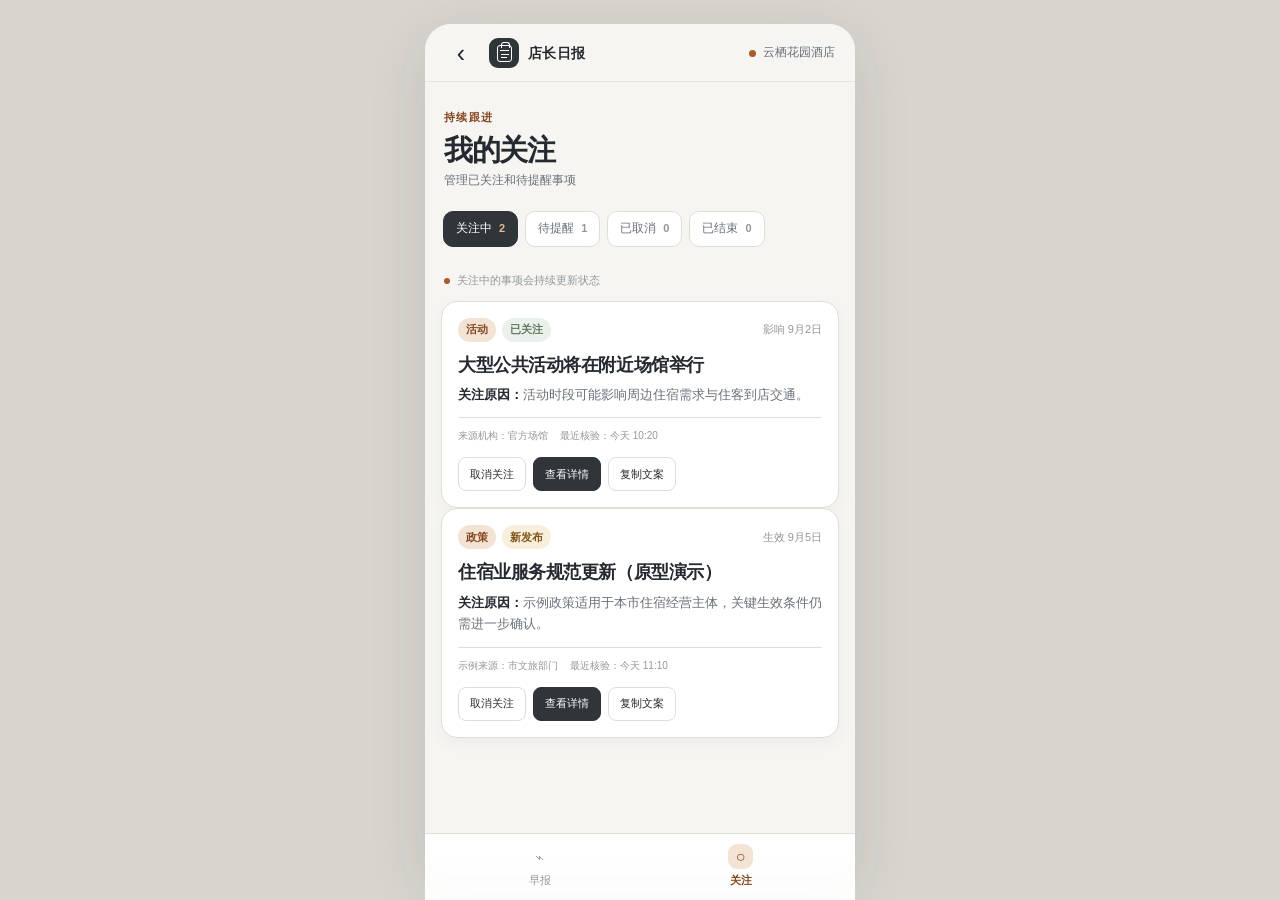
<file: store-daily/follow.html>
<!doctype html>
<html lang="zh-CN">
<head>
  <meta charset="utf-8">
  <meta name="viewport" content="width=device-width, initial-scale=1, viewport-fit=cover">
  <meta name="description" content="店长日报关注事项原型">
  <title>店长日报｜关注</title>
  <link rel="stylesheet" href="prototype.css">
</head>
<body>
  <div class="phone" data-screen-label="关注页">
    <header class="topbar">
      <a class="back" href="index.html" aria-label="返回早报">‹</a>
      <div class="brand">
        <div class="brand-mark" aria-hidden="true"><span class="brand-glyph"></span></div>
        <div class="brand-copy"><strong>店长日报</strong></div>
      </div>
      <div class="hotel-name" aria-label="当前酒店"><span class="hotel-dot" aria-hidden="true"></span><span>云栖花园酒店</span></div>
    </header>

    <main class="page-main">
      <section class="page-heading" aria-labelledby="followTitle">
        <div class="eyebrow">持续跟进</div>
        <h1 id="followTitle">我的关注</h1>
        <p>管理已关注和待提醒事项</p>
      </section>

      <div class="tabs" role="tablist" aria-label="关注事项状态">
        <button class="tab" id="tab-following" type="button" role="tab" aria-selected="true" aria-controls="panel-following" data-tab="following">关注中 <b data-count="following">2</b></button>
        <button class="tab" id="tab-reminding" type="button" role="tab" aria-selected="false" aria-controls="panel-reminding" data-tab="reminding">待提醒 <b data-count="reminding">1</b></button>
        <button class="tab" id="tab-cancelled" type="button" role="tab" aria-selected="false" aria-controls="panel-cancelled" data-tab="cancelled">已取消 <b data-count="cancelled">0</b></button>
        <button class="tab" id="tab-ended" type="button" role="tab" aria-selected="false" aria-controls="panel-ended" data-tab="ended">已结束 <b data-count="ended">0</b></button>
      </div>

      <section class="state-panel" id="panel-following" role="tabpanel" aria-labelledby="tab-following" data-panel="following">
        <div class="state-note"><i aria-hidden="true"></i><span>关注中的事项会持续更新状态</span></div>
        <article class="follow-card" data-follow-card="activity">
          <div class="card-top"><div class="tag-row"><span class="tag">活动</span><span class="tag status">已关注</span></div><span class="card-time">影响 9月2日</span></div>
          <h2>大型公共活动将在附近场馆举行</h2>
          <p class="fact-line"><strong>关注原因：</strong>活动时段可能影响周边住宿需求与住客到店交通。</p>
          <div class="card-meta"><span>来源机构：官方场馆</span><span>最近核验：今天 10:20</span></div>
          <div class="card-actions"><button class="action" type="button" data-action="unfollow">取消关注</button><a class="action primary" href="detail.html?id=activity&from=follow">查看详情</a><button class="action" type="button" data-action="copy">复制文案</button></div>
        </article>
        <article class="follow-card" data-follow-card="policy">
          <div class="card-top"><div class="tag-row"><span class="tag policy">政策</span><span class="tag changed">新发布</span></div><span class="card-time">生效 9月5日</span></div>
          <h2>住宿业服务规范更新（原型演示）</h2>
          <p class="fact-line"><strong>关注原因：</strong>示例政策适用于本市住宿经营主体，关键生效条件仍需进一步确认。</p>
          <div class="card-meta"><span>示例来源：市文旅部门</span><span>最近核验：今天 11:10</span></div>
          <div class="card-actions"><button class="action" type="button" data-action="unfollow">取消关注</button><a class="action primary" href="detail.html?id=policy&from=follow">查看详情</a><button class="action" type="button" data-action="copy">复制文案</button></div>
        </article>
        <div class="empty-state" data-empty="following" hidden><strong>暂无关注中的事项</strong><span>在事项详情中关注后，会显示在这里。</span></div>
      </section>

      <section class="state-panel" id="panel-reminding" role="tabpanel" aria-labelledby="tab-reminding" data-panel="reminding" hidden>
        <div class="state-note"><i aria-hidden="true"></i><span>提醒只在事项仍然有效时保留</span></div>
        <article class="follow-card">
          <div class="card-top"><div class="tag-row"><span class="tag info">交通</span><span class="tag warning">待提醒</span></div><span class="card-time">影响 9月3日</span></div>
          <h2>主要到店路线将出现运行变化</h2>
          <p class="fact-line"><strong>提醒时间：</strong>事项发生前 1 天。</p>
          <div class="card-meta"><span>来源机构：交通运营方</span><span>最近核验：昨天 16:40</span></div>
          <div class="card-actions"><button class="action" type="button" data-action="edit-reminder">修改提醒</button><button class="action danger" type="button" data-action="cancel-reminder">取消提醒</button><a class="action primary" href="detail.html?id=traffic&from=follow">查看详情</a><button class="action" type="button" data-action="copy">复制文案</button></div>
        </article>
        <div class="empty-state" data-empty="reminding" hidden><strong>暂无待提醒事项</strong><span>设置提醒后，会在这里集中查看。</span></div>
      </section>

      <section class="state-panel" id="panel-cancelled" role="tabpanel" aria-labelledby="tab-cancelled" data-panel="cancelled" hidden>
        <div class="empty-state"><strong>暂无已取消事项</strong><span>已取消的关注事项会保留在这里。</span></div>
      </section>

      <section class="state-panel" id="panel-ended" role="tabpanel" aria-labelledby="tab-ended" data-panel="ended" hidden>
        <div class="empty-state"><strong>暂无已结束事项</strong><span>已结束的关注事项会保留在这里。</span></div>
      </section>
    </main>

    <nav class="bottom-nav" aria-label="主导航">
      <a class="nav-button" href="index.html"><span class="nav-icon">⌁</span><span>早报</span></a>
      <a class="nav-button" href="follow.html" aria-current="page"><span class="nav-icon">○</span><span>关注</span></a>
    </nav>
  </div>

  <div class="toast" id="toast" role="status" aria-live="polite"></div>
  <div class="sheet-backdrop" id="sheetBackdrop" aria-hidden="true">
    <section class="sheet" role="dialog" aria-modal="true" aria-labelledby="sheetTitle">
      <div class="sheet-handle" aria-hidden="true"></div>
      <h2 id="sheetTitle">修改提醒</h2>
      <p id="sheetDescription">选择仍然有效的提醒时间。</p>
      <div class="sheet-options" id="sheetOptions"></div>
      <button class="sheet-close" id="sheetClose" type="button">关闭</button>
    </section>
  </div>

  <script>
    const toast = document.querySelector('#toast');
    const backdrop = document.querySelector('#sheetBackdrop');
    const sheetTitle = document.querySelector('#sheetTitle');
    const sheetDescription = document.querySelector('#sheetDescription');
    const sheetOptions = document.querySelector('#sheetOptions');
    const followingEmpty = document.querySelector('[data-empty="following"]');
    let toastTimer;
    let reminderActive = true;

    function showToast(message) {
      toast.textContent = message;
      toast.classList.add('show');
      clearTimeout(toastTimer);
      toastTimer = setTimeout(() => toast.classList.remove('show'), 2200);
    }

    function copyText(event) {
      const card = event.currentTarget.closest('[data-follow-card]');
      const text = `${card.querySelector('h2').textContent}。原型演示文案。`;
      if (navigator.clipboard && navigator.clipboard.writeText) navigator.clipboard.writeText(text).catch(() => {});
      showToast('已复制事项文案');
    }

    function closeSheet() {
      backdrop.classList.remove('open');
      backdrop.setAttribute('aria-hidden', 'true');
      sheetOptions.innerHTML = '';
    }

    function openReminderSheet() {
      sheetTitle.textContent = '修改提醒';
      sheetDescription.textContent = '选择仍然有效的提醒时间。';
      sheetOptions.innerHTML = '';
      ['事项发生前 1 天', '事项发生前 3 天', '自定义日期和时间'].forEach((label) => {
        const option = document.createElement('button');
        option.className = 'sheet-option';
        option.type = 'button';
        option.innerHTML = `<span>${label}</span><small>原型演示</small>`;
        option.addEventListener('click', () => { closeSheet(); showToast(`已更新提醒：${label}`); });
        sheetOptions.appendChild(option);
      });
      backdrop.classList.add('open');
      backdrop.setAttribute('aria-hidden', 'false');
    }

    function updateFollowingState() {
      const cards = [...document.querySelectorAll('[data-follow-card]')];
      let activeCount = 0;
      cards.forEach((card) => {
        const id = card.dataset.followCard;
        const active = localStorage.getItem(`jr-follow-${id}`) !== '0';
        card.hidden = !active;
        if (active) activeCount += 1;
      });
      followingEmpty.hidden = activeCount > 0;
      document.querySelector('[data-count="following"]').textContent = String(activeCount);
    }

    document.querySelectorAll('[data-tab]').forEach((tab) => tab.addEventListener('click', () => {
      document.querySelectorAll('[data-tab]').forEach((item) => item.setAttribute('aria-selected', item === tab ? 'true' : 'false'));
      document.querySelectorAll('[data-panel]').forEach((panel) => { panel.hidden = panel.dataset.panel !== tab.dataset.tab; });
    }));

    document.querySelectorAll('[data-follow-card] [data-action="unfollow"]').forEach((button) => button.addEventListener('click', (event) => {
      const card = event.currentTarget.closest('[data-follow-card]');
      localStorage.setItem(`jr-follow-${card.dataset.followCard}`, '0');
      updateFollowingState();
      showToast('已取消关注');
    }));
    document.querySelector('[data-action="edit-reminder"]').addEventListener('click', openReminderSheet);
    document.querySelector('[data-action="cancel-reminder"]').addEventListener('click', () => {
      reminderActive = false;
      document.querySelector('[data-count="reminding"]').textContent = '0';
      document.querySelector('[data-panel="reminding"] .follow-card').hidden = true;
      document.querySelector('[data-empty="reminding"]').hidden = false;
      showToast('已取消提醒');
    });
    document.querySelectorAll('[data-action="copy"]').forEach((button) => button.addEventListener('click', copyText));
    document.querySelector('#sheetClose').addEventListener('click', closeSheet);
    backdrop.addEventListener('click', (event) => { if (event.target === backdrop) closeSheet(); });
    updateFollowingState();
  </script>
</body>
</html>
</file>
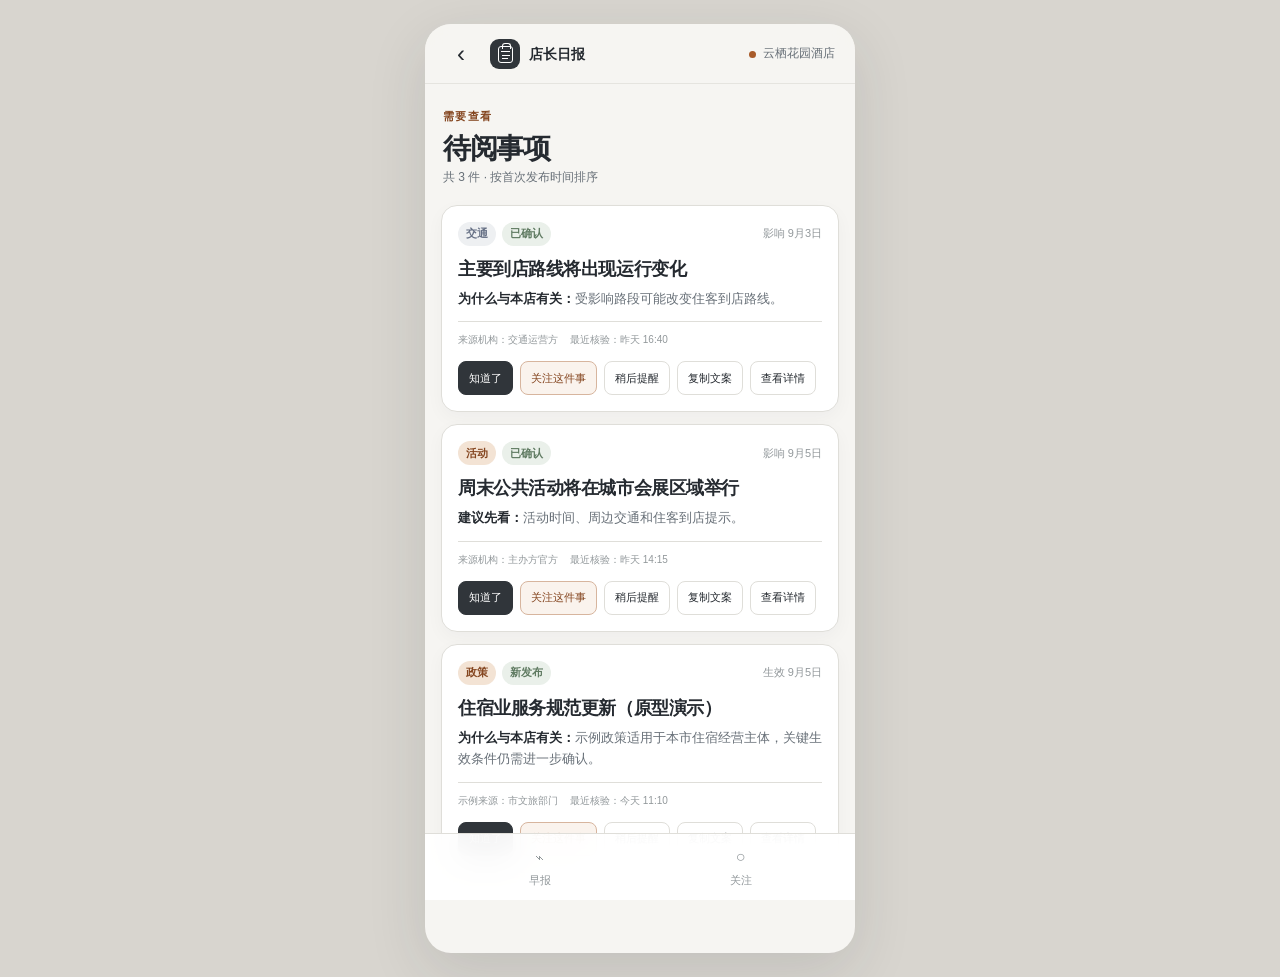
<file: store-daily/pending.html>
<!doctype html>
<html lang="zh-CN">
<head>
  <meta charset="utf-8">
  <meta name="viewport" content="width=device-width, initial-scale=1, viewport-fit=cover">
  <title>店长日报｜待阅事项</title>
  <style>
    :root { --bg:#F6F5F2; --surface:#FFF; --text:#252A30; --secondary:#687078; --muted:#92989B; --border:#DFDED9; --action:#30353A; --accent:#A85B2A; --accent-dark:#84451F; --accent-soft:#F3E3D4; --warning:#B97824; --warning-soft:#F8EEDC; --success:#5F7A61; --success-soft:#EAF0EA; --info:#667085; --info-soft:#EEF0F2; --shadow:0 18px 60px rgba(37,42,48,.12); }
    * { box-sizing:border-box; } html { background:#D8D5CF; } body { margin:0; background:#D8D5CF; color:var(--text); font-family:-apple-system,BlinkMacSystemFont,"SF Pro Text","PingFang SC","Noto Sans SC",sans-serif; line-height:1.6; }
    button { font:inherit; } .phone { width:min(100%,430px); min-height:100vh; margin:0 auto; background:var(--bg); box-shadow:var(--shadow); position:relative; overflow-x:hidden; overflow-y:auto; }
    .topbar { position:sticky; top:0; z-index:4; display:flex; align-items:center; gap:13px; padding:calc(14px + env(safe-area-inset-top)) 20px 13px; background:rgba(246,245,242,.94); backdrop-filter:blur(16px); border-bottom:1px solid rgba(223,222,217,.72); }
    .back { width:32px; height:32px; border:0; border-radius:9px; background:transparent; color:var(--text); font-size:24px; line-height:1; cursor:pointer; } .back:hover { background:var(--surface); }
    .brand { display:flex; align-items:center; gap:9px; } .brand-mark { width:30px; height:30px; border-radius:9px; display:grid; place-items:center; background:var(--action); color:#fff; } .brand-glyph { position:relative; width:15px; height:17px; border:1.6px solid #fff; border-radius:3px; background:linear-gradient(#fff,#fff) 3px 8px / 8px 1px no-repeat, linear-gradient(#fff,#fff) 3px 11px / 6px 1px no-repeat; } .brand-glyph::before { content:""; position:absolute; top:4px; right:2px; left:2px; border-top:1.6px solid #fff; } .brand-glyph::after { content:""; position:absolute; top:-4px; left:3px; width:7px; height:5px; border:1.6px solid #fff; border-bottom:0; border-radius:3px 3px 0 0; } .brand-copy strong { font-size:14px; }
    .hotel-name { display:inline-flex; align-items:center; gap:7px; max-width:170px; margin-left:auto; color:var(--secondary); font-size:12px; } .hotel-name span:last-child { overflow:hidden; white-space:nowrap; text-overflow:ellipsis; } .hotel-dot { width:7px; height:7px; border-radius:50%; background:var(--accent); flex:0 0 auto; }
    main { padding:24px 16px 80px; } .heading { margin:0 2px 18px; } .eyebrow { color:var(--accent-dark); font-size:11px; font-weight:800; letter-spacing:.12em; } h1 { margin:6px 0 3px; font-size:28px; line-height:1.18; letter-spacing:-.045em; } .heading p { margin:0; color:var(--secondary); font-size:12px; }
    .list { display:grid; gap:12px; } .card { padding:16px; border:1px solid var(--border); border-radius:16px; background:var(--surface); box-shadow:0 6px 18px rgba(37,42,48,.035); } .card-top { display:flex; align-items:center; justify-content:space-between; gap:10px; } .tags { display:flex; flex-wrap:wrap; gap:6px; } .tag { display:inline-flex; align-items:center; min-height:24px; padding:0 8px; border-radius:999px; background:var(--accent-soft); color:var(--accent-dark); font-size:11px; font-weight:750; } .tag.warning { background:var(--warning-soft); color:#815216; } .tag.info { background:var(--info-soft); color:var(--info); } .tag.status { background:var(--success-soft); color:var(--success); } .tag.policy { background:var(--accent-soft); color:var(--accent-dark); } .time { color:var(--muted); font-size:11px; white-space:nowrap; } .card h2 { margin:11px 0 7px; font-size:18px; line-height:1.34; letter-spacing:-.025em; } .fact { margin:0; color:var(--secondary); font-size:13px; line-height:1.65; } .fact strong { color:var(--text); } .meta { display:flex; flex-wrap:wrap; gap:6px 12px; margin-top:12px; padding-top:10px; border-top:1px solid var(--border); color:var(--muted); font-size:10px; } .actions { display:flex; flex-wrap:wrap; gap:7px; margin-top:13px; } .action { min-height:34px; padding:0 10px; border:1px solid var(--border); border-radius:8px; background:var(--surface); color:var(--text); font-size:11px; cursor:pointer; } .action.primary { border-color:var(--action); background:var(--action); color:#fff; } .action.accent { border-color:#D7B59E; background:#FAF3ED; color:var(--accent-dark); } .action.active { border-color:#D7B59E; background:var(--accent-soft); color:var(--accent-dark); } .action:hover { background:var(--bg); } .action.primary:hover { background:#1F2428; } .empty { margin-top:14px; padding:17px; border:1px dashed var(--border); border-radius:13px; color:var(--secondary); background:#FAFAF8; font-size:12px; }
    .bottom-nav { position:fixed; z-index:5; right:0; bottom:0; left:50%; display:grid; grid-template-columns:repeat(2,minmax(0,1fr)); gap:8px; width:min(100%,430px); padding:10px 18px calc(10px + env(safe-area-inset-bottom)); transform:translateX(-50%); background:rgba(255,255,255,.94); border-top:1px solid var(--border); backdrop-filter:blur(16px); } .nav-button { display:grid; justify-items:center; gap:3px; min-height:44px; border:0; background:transparent; color:var(--muted); cursor:pointer; font-size:11px; text-decoration:none; } .nav-icon { display:grid; place-items:center; width:25px; height:25px; border-radius:9px; font-size:16px; line-height:1; } .nav-button[aria-current="page"] { color:var(--accent-dark); font-weight:750; } .nav-button[aria-current="page"] .nav-icon { background:var(--accent-soft); }
    .toast { position:fixed; z-index:20; left:50%; bottom:28px; transform:translate(-50%,16px); padding:9px 13px; border-radius:10px; background:var(--action); color:#fff; font-size:12px; opacity:0; pointer-events:none; transition:opacity .2s ease,transform .2s ease; } .toast.show { opacity:1; transform:translate(-50%,0); }
    @media (min-width:700px) { body { padding:24px 0; } .phone { min-height:calc(100vh - 48px); border-radius:26px; } .topbar { border-radius:26px 26px 0 0; } }
  </style>
</head>
<body>
  <div class="phone" data-screen-label="待阅事项页">
    <header class="topbar"><button class="back" id="back" type="button" aria-label="返回早报">‹</button><div class="brand"><div class="brand-mark" aria-hidden="true"><span class="brand-glyph"></span></div><div class="brand-copy"><strong>店长日报</strong></div></div><div class="hotel-name" aria-label="当前酒店"><span class="hotel-dot" aria-hidden="true"></span><span>云栖花园酒店</span></div></header>
    <main>
      <section class="heading"><div class="eyebrow">需要查看</div><h1>待阅事项</h1><p>共 3 件 · 按首次发布时间排序</p></section>
      <section class="list" aria-label="待阅事项列表">
        <article class="card" data-card-id="traffic"><div class="card-top"><div class="tags"><span class="tag info">交通</span><span class="tag status">已确认</span></div><span class="time">影响 9月3日</span></div><h2>主要到店路线将出现运行变化</h2><p class="fact"><strong>为什么与本店有关：</strong>受影响路段可能改变住客到店路线。</p><div class="meta"><span>来源机构：交通运营方</span><span>最近核验：昨天 16:40</span></div><div class="actions"><button class="action primary" type="button" data-read>知道了</button><button class="action accent" type="button" data-follow data-follow-id="traffic">关注这件事</button><button class="action" type="button" data-remind>稍后提醒</button><button class="action" type="button" data-copy>复制文案</button><button class="action" type="button" data-detail data-detail-id="traffic">查看详情</button></div></article>
        <article class="card" data-card-id="activity"><div class="card-top"><div class="tags"><span class="tag">活动</span><span class="tag status">已确认</span></div><span class="time">影响 9月5日</span></div><h2>周末公共活动将在城市会展区域举行</h2><p class="fact"><strong>建议先看：</strong>活动时间、周边交通和住客到店提示。</p><div class="meta"><span>来源机构：主办方官方</span><span>最近核验：昨天 14:15</span></div><div class="actions"><button class="action primary" type="button" data-read>知道了</button><button class="action accent" type="button" data-follow data-follow-id="activity">关注这件事</button><button class="action" type="button" data-remind>稍后提醒</button><button class="action" type="button" data-copy>复制文案</button><button class="action" type="button" data-detail data-detail-id="activity">查看详情</button></div></article>
        <article class="card" data-card-id="policy"><div class="card-top"><div class="tags"><span class="tag policy">政策</span><span class="tag status">新发布</span></div><span class="time">生效 9月5日</span></div><h2>住宿业服务规范更新（原型演示）</h2><p class="fact"><strong>为什么与本店有关：</strong>示例政策适用于本市住宿经营主体，关键生效条件仍需进一步确认。</p><div class="meta"><span>示例来源：市文旅部门</span><span>最近核验：今天 11:10</span></div><div class="actions"><button class="action primary" type="button" data-read>知道了</button><button class="action accent" type="button" data-follow data-follow-id="policy">关注这件事</button><button class="action" type="button" data-remind>稍后提醒</button><button class="action" type="button" data-copy>复制文案</button><button class="action" type="button" data-detail data-detail-id="policy">查看详情</button></div></article>
      </section>
      <div class="empty" id="empty" hidden>待阅事项已全部查看。</div>
    </main>
    <nav class="bottom-nav" aria-label="主导航">
      <a class="nav-button" href="index.html"><span class="nav-icon">⌁</span><span>早报</span></a>
      <a class="nav-button" href="follow.html"><span class="nav-icon">○</span><span>关注</span></a>
    </nav>
  </div>
  <div class="toast" id="toast" role="status" aria-live="polite"></div>
  <script>
    const toast = document.querySelector('#toast');
    let toastTimer;
    function showToast(message) { toast.textContent = message; toast.classList.add('show'); clearTimeout(toastTimer); toastTimer = setTimeout(() => toast.classList.remove('show'), 2200); }
    document.querySelector('#back').addEventListener('click', () => { if (history.length > 1) history.back(); else location.href = 'index.html'; });
    document.querySelectorAll('[data-read]').forEach((button) => button.addEventListener('click', () => { const card = button.closest('.card'); button.textContent = '已阅'; button.disabled = true; card.style.opacity = '.58'; card.style.order = '2'; showToast('已标记为已阅'); const remaining = document.querySelectorAll('[data-read]:not(:disabled)').length; if (!remaining) document.querySelector('#empty').hidden = false; }));
    document.querySelectorAll('[data-follow]').forEach((button) => {
      const id = button.dataset.followId;
      if (localStorage.getItem(`jr-follow-${id}`) === '1') { button.textContent = '已关注'; button.classList.add('active'); }
      button.addEventListener('click', () => {
        const active = button.classList.toggle('active');
        localStorage.setItem(`jr-follow-${id}`, active ? '1' : '0');
        button.textContent = active ? '已关注' : '关注这件事';
        showToast(active ? '已加入关注' : '已取消关注');
      });
    });
    document.querySelectorAll('[data-remind]').forEach((button) => button.addEventListener('click', () => showToast('提醒设置为原型演示')));
    document.querySelectorAll('[data-copy]').forEach((button) => button.addEventListener('click', () => {
      const card = button.closest('.card');
      const title = card.querySelector('h2').textContent;
      if (navigator.clipboard && navigator.clipboard.writeText) navigator.clipboard.writeText(`${title}。原型演示文案。`).catch(() => {});
      showToast('已复制事项文案');
    }));
    document.querySelectorAll('[data-detail]').forEach((button) => button.addEventListener('click', () => {
      location.href = `detail.html?id=${button.dataset.detailId || 'activity'}&from=pending`;
    }));
  </script>
</body>
</html>
</file>
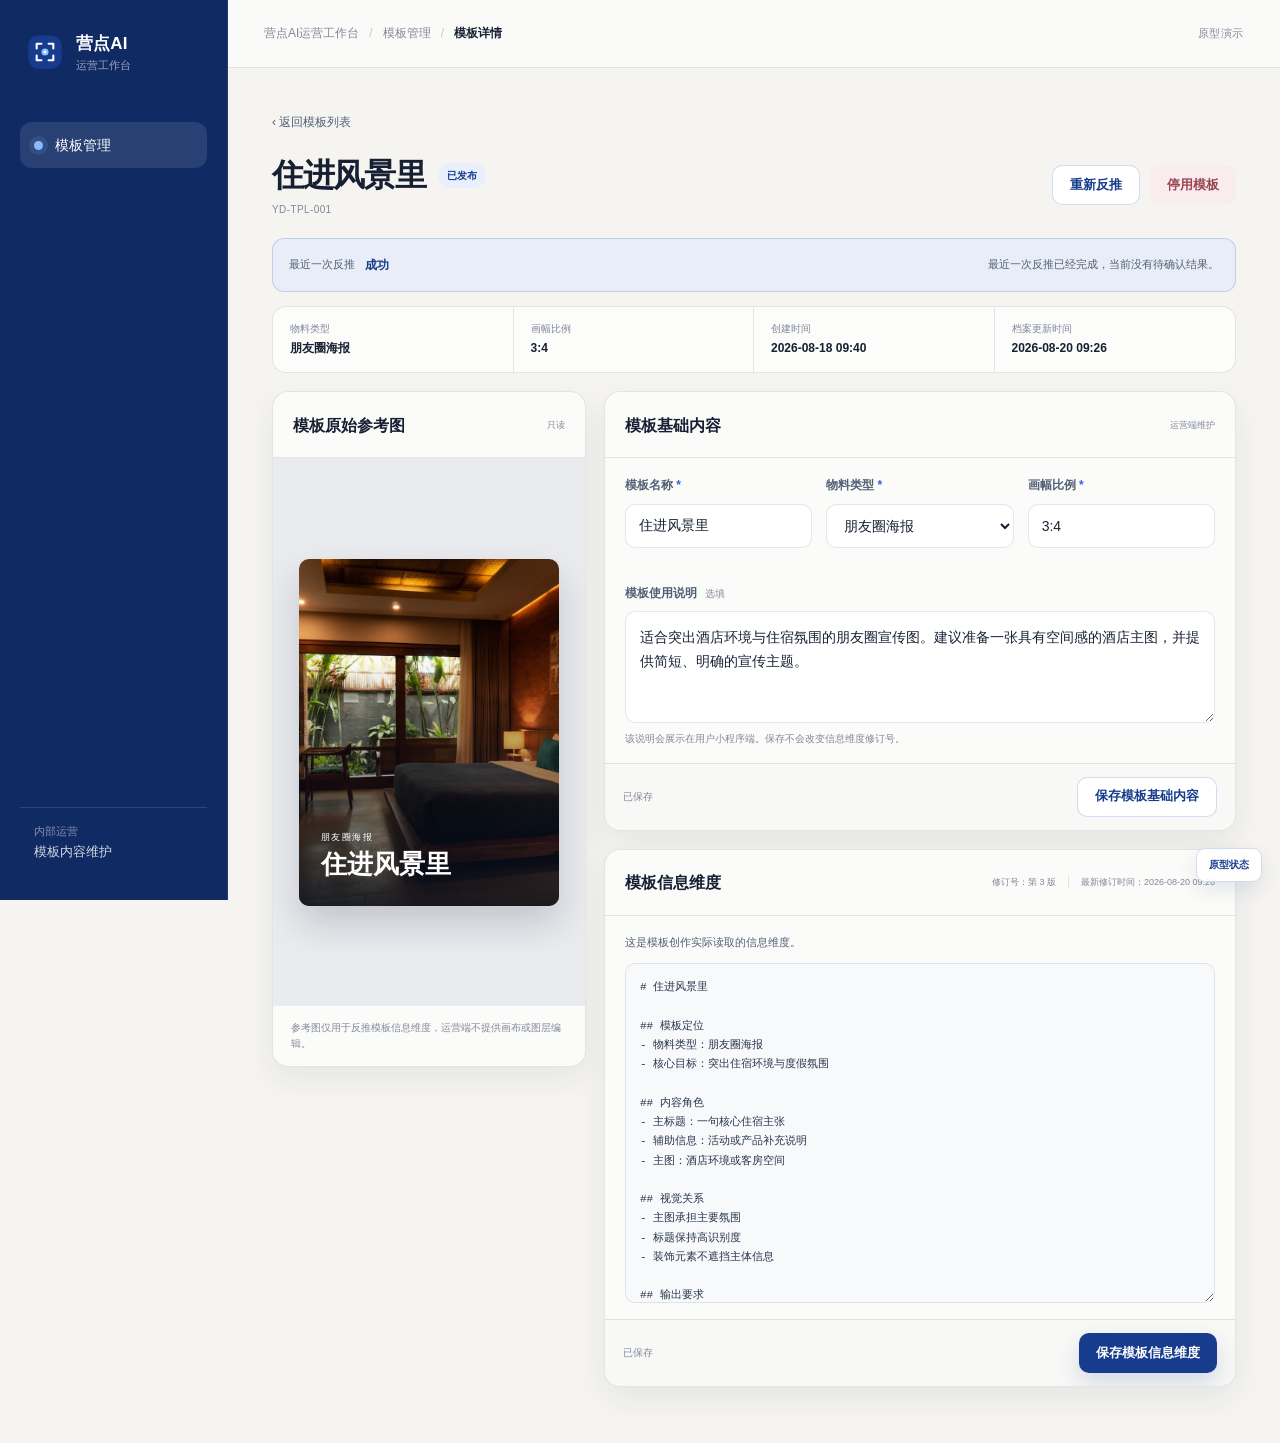
<file: pc/yingdian-template-management/template-detail.html>
<!doctype html>
<html lang="zh-CN">
<head>
  <meta charset="utf-8">
  <meta name="viewport" content="width=device-width, initial-scale=1">
  <meta name="color-scheme" content="light">
  <title>模板详情｜营点AI运营工作台</title>
  <link rel="stylesheet" href="styles.css">
</head>
<body data-page="detail" data-screen-label="模板详情">
  <div class="app-shell">
    <aside class="sidebar" aria-label="营点AI运营工作台导航">
      <a class="brand" href="index.html" aria-label="返回模板管理">
        <img src="assets/yingdian-editorial-mark.svg" alt="">
        <span class="brand-copy">
          <strong>营点AI</strong>
          <small>运营工作台</small>
        </span>
      </a>

      <nav class="side-nav" aria-label="主导航">
        <a class="side-nav-item active" href="index.html" aria-current="page">
          <span class="nav-mark" aria-hidden="true"></span>
          <span>模板管理</span>
        </a>
      </nav>

      <div class="sidebar-note">
        <span>内部运营</span>
        <strong>模板内容维护</strong>
      </div>
    </aside>

    <div class="workspace">
      <header class="topbar">
        <div class="breadcrumb"><span>营点AI运营工作台</span><b>/</b><a href="index.html">模板管理</a><b>/</b><strong>模板详情</strong></div>
        <span class="version-label">原型演示</span>
      </header>

      <main class="page-content detail-page">
        <div id="detail-state" class="state-layer detail-state" hidden></div>

        <div id="detail-content">
          <a class="back-link" href="index.html" id="detail-back">‹ 返回模板列表</a>

          <section class="detail-heading">
            <div>
              <div class="detail-title-row">
                <h1 id="detail-name">模板详情</h1>
                <span class="status-badge" id="detail-publish-status"></span>
              </div>
              <p id="detail-id" class="template-id"></p>
            </div>
            <div class="detail-actions">
              <button class="button button-outline" type="button" id="detail-reinfer">重新反推</button>
              <button class="button button-primary" type="button" id="detail-publish-action"></button>
            </div>
          </section>

          <section class="task-banner" id="task-banner">
            <div>
              <span class="task-label">最近一次反推</span>
              <strong id="detail-inference-status"></strong>
            </div>
            <div class="task-banner-right">
              <p id="task-description"></p>
              <button class="task-review-action" type="button" id="task-review-action" hidden>查看并确认 <span aria-hidden="true">›</span></button>
            </div>
          </section>

          <section class="metadata-strip" aria-label="模板基础信息">
            <div>
              <span>物料类型</span>
              <strong id="detail-material"></strong>
            </div>
            <div>
              <span>画幅比例</span>
              <strong id="detail-ratio"></strong>
            </div>
            <div>
              <span>创建时间</span>
              <strong id="detail-created"></strong>
            </div>
            <div>
              <span>档案更新时间</span>
              <strong id="detail-updated"></strong>
            </div>
          </section>

          <section class="detail-workspace">
            <article class="reference-panel">
              <header class="content-heading">
                <div>
                  <h2>模板原始参考图</h2>
                </div>
                <span>只读</span>
              </header>
              <div class="reference-stage">
                <div class="poster-preview large" id="detail-poster"></div>
              </div>
              <p class="panel-note">参考图仅用于反推模板信息维度，运营端不提供画布或图层编辑。</p>
            </article>

            <div class="editing-column">
              <article class="editor-panel basic-editor-panel">
                <header class="content-heading">
                  <div>
                    <h2>模板基础内容</h2>
                  </div>
                  <span>运营端维护</span>
                </header>
                <div class="editor-body">
                  <div class="form-grid detail-basic-grid">
                    <label class="form-field">
                      <span>模板名称 <b>*</b></span>
                      <input id="detail-name-input" name="detailName" type="text" autocomplete="off" aria-label="模板名称">
                      <small class="field-error" data-error-for="detailName"></small>
                    </label>
                    <label class="form-field">
                      <span>物料类型 <b>*</b></span>
                      <select id="detail-material-input" name="detailMaterial" aria-label="物料类型">
                        <option value="">请选择物料类型</option>
                        <option value="朋友圈海报">朋友圈海报</option>
                        <option value="电子活动海报">电子活动海报</option>
                        <option value="邀请函">邀请函</option>
                      </select>
                      <small class="field-error" data-error-for="detailMaterial"></small>
                    </label>
                    <label class="form-field">
                      <span>画幅比例 <b>*</b></span>
                      <input id="detail-ratio-input" name="detailRatio" type="text" autocomplete="off" aria-label="画幅比例" placeholder="请输入画幅比例，如 3:4">
                      <small class="field-error" data-error-for="detailRatio"></small>
                    </label>
                  </div>
                  <div class="form-field">
                    <span>模板使用说明 <i class="optional-label">选填</i></span>
                    <textarea id="usage-editor" class="text-editor usage-editor" aria-label="模板使用说明" placeholder="可填写模板适用场景、图片准备要求等说明"></textarea>
                    <small class="field-hint">该说明会展示在用户小程序端。保存不会改变信息维度修订号。</small>
                  </div>
                </div>
                <footer class="editor-footer">
                  <span id="basic-save-state">已保存</span>
                  <button class="button button-outline" type="button" id="save-basic">保存模板基础内容</button>
                </footer>
              </article>

              <article class="editor-panel markdown-editor-panel">
                <header class="content-heading">
                  <div>
                    <h2>模板信息维度</h2>
                  </div>
                  <div class="dimension-meta">
                    <span id="dimension-revision"></span>
                    <span id="dimension-revision-time"></span>
                  </div>
                </header>
                <div class="editor-body">
                  <div class="editor-guidance">
                    <p>这是模板创作实际读取的信息维度。</p>
                  </div>
                  <textarea id="markdown-editor" class="text-editor markdown-editor" spellcheck="false" aria-label="模板信息维度"></textarea>
                </div>
                <footer class="editor-footer">
                  <span id="markdown-save-state">已保存</span>
                  <button class="button button-primary" type="button" id="save-markdown">保存模板信息维度</button>
                </footer>
              </article>
            </div>
          </section>
        </div>
      </main>
    </div>
  </div>

  <div class="modal-layer" id="confirm-modal" hidden>
    <div class="modal-backdrop" data-close-confirm></div>
    <section class="modal-card confirm-modal" role="alertdialog" aria-modal="true" aria-labelledby="confirm-title" aria-describedby="confirm-message">
      <div class="confirm-symbol" aria-hidden="true">!</div>
      <h2 id="confirm-title">确认操作</h2>
      <p id="confirm-message"></p>
      <div class="button-row end">
        <button class="button button-quiet" type="button" data-close-confirm>取消</button>
        <button class="button button-primary" type="button" id="confirm-action">确认</button>
      </div>
    </section>
  </div>

  <div class="modal-layer" id="result-modal" hidden>
    <div class="modal-backdrop" data-close-result></div>
    <section class="modal-card result-modal" role="dialog" aria-modal="true" aria-labelledby="result-title">
      <header class="modal-header">
        <div>
          <h2 id="result-title">确认覆盖模板信息维度？</h2>
          <p>本次反推仅更新模板信息维度，不影响模板使用说明和模板发布状态。</p>
        </div>
        <button class="close-button" type="button" data-close-result aria-label="关闭反推结果">×</button>
      </header>
      <div class="result-summary">
        <span id="result-template-name"></span>
        <span id="result-current-revision"></span>
      </div>
      <div class="result-grid">
        <section class="result-block markdown-result">
          <div class="result-block-title">
            <h3>模板信息维度</h3>
            <span>覆盖后修订号 +1</span>
          </div>
          <pre id="candidate-markdown"></pre>
        </section>
      </div>
      <footer class="modal-footer result-footer">
        <p>选择“丢弃结果”后，本次候选信息维度不会保留。</p>
        <div class="button-row">
          <button class="button button-danger-quiet" type="button" id="discard-result">丢弃结果</button>
          <button class="button button-primary" type="button" id="apply-result">确认覆盖</button>
        </div>
      </footer>
    </section>
  </div>

  <div class="demo-tools" id="demo-tools">
    <button class="demo-toggle" id="demo-toggle" type="button">原型状态</button>
    <div class="demo-panel" id="demo-panel" hidden>
      <strong>原型演示</strong>
      <button type="button" data-demo-state="normal">正常</button>
      <button type="button" data-demo-state="loading">加载中</button>
      <button type="button" data-demo-state="error">加载失败</button>
      <button type="button" data-demo-state="forbidden">无权限</button>
      <button type="button" data-reset-data>重置演示数据</button>
    </div>
  </div>

  <div class="toast" id="toast" role="status" aria-live="polite"></div>
  <script src="app.js"></script>
</body>
</html>
</file>
<file: pc/yingdian-template-management/styles.css>
:root {
  --canvas: #f5f4f1;
  --surface: #fbfbf9;
  --surface-strong: #ffffff;
  --ink: #172033;
  --ink-soft: #526076;
  --muted: #81889a;
  --blue: #3263d9;
  --blue-deep: #173c8d;
  --blue-ink: #102a63;
  --ice: #dce7fb;
  --line: rgba(26, 44, 78, 0.11);
  --line-blue: rgba(49, 96, 206, 0.22);
  --danger: #994551;
  --danger-soft: #f8ecee;
  --shadow-soft: 0 12px 30px rgba(31, 49, 85, 0.07);
  --shadow-dialog: 0 28px 80px rgba(18, 31, 56, 0.2);
  --sans: -apple-system, "SF Pro Text", "PingFang SC", "Noto Sans SC", sans-serif;
  --serif: "Songti SC", "Noto Serif SC", serif;
}

* {
  box-sizing: border-box;
}

html {
  min-width: 1024px;
  background: var(--canvas);
}

body {
  min-height: 100vh;
  margin: 0;
  overflow-x: hidden;
  color: var(--ink);
  background: var(--canvas);
  font-family: var(--sans);
  font-size: 14px;
  line-height: 1.6;
  text-rendering: optimizeLegibility;
}

body.modal-open {
  overflow: hidden;
}

button,
input,
select,
textarea {
  font: inherit;
}

button,
a,
input,
select,
textarea {
  outline: none;
}

button:focus-visible,
a:focus-visible,
input:focus-visible,
select:focus-visible,
textarea:focus-visible {
  box-shadow: 0 0 0 3px rgba(50, 99, 217, 0.17);
}

button {
  border: 0;
}

a {
  color: inherit;
  text-decoration: none;
}

[hidden] {
  display: none !important;
}

.app-shell {
  min-height: 100vh;
  display: grid;
  grid-template-columns: 228px minmax(0, 1fr);
}

.sidebar {
  position: sticky;
  top: 0;
  height: 100vh;
  display: flex;
  flex-direction: column;
  padding: 28px 20px 22px;
  color: #ffffff;
  background: var(--blue-ink);
  border-right: 1px solid rgba(255, 255, 255, 0.08);
}

.brand {
  display: flex;
  align-items: center;
  gap: 12px;
  min-height: 48px;
  padding: 0 6px;
}

.brand img {
  width: 38px;
  height: 38px;
}

.brand-copy {
  display: grid;
  gap: 0;
}

.brand-copy strong {
  font-size: 17px;
  letter-spacing: 0.01em;
}

.brand-copy small {
  color: rgba(255, 255, 255, 0.58);
  font-size: 11px;
}

.side-nav {
  display: grid;
  gap: 8px;
  margin-top: 46px;
}

.side-nav-item {
  position: relative;
  display: flex;
  align-items: center;
  gap: 12px;
  min-height: 46px;
  padding: 0 14px;
  border-radius: 12px;
  color: rgba(255, 255, 255, 0.66);
  transition: color 160ms ease, background-color 160ms ease;
}

.side-nav-item:hover,
.side-nav-item.active {
  color: #ffffff;
  background: rgba(255, 255, 255, 0.1);
}

.nav-mark {
  width: 9px;
  height: 9px;
  border-radius: 50%;
  background: rgba(255, 255, 255, 0.38);
  box-shadow: 0 0 0 5px rgba(255, 255, 255, 0.05);
}

.side-nav-item.active .nav-mark {
  background: #8cb9ff;
  box-shadow: 0 0 0 5px rgba(140, 185, 255, 0.12);
}

.sidebar-note {
  display: grid;
  gap: 2px;
  margin-top: auto;
  padding: 15px 14px;
  border-top: 1px solid rgba(255, 255, 255, 0.12);
}

.sidebar-note span {
  color: rgba(255, 255, 255, 0.48);
  font-size: 11px;
}

.sidebar-note strong {
  color: rgba(255, 255, 255, 0.82);
  font-size: 13px;
  font-weight: 560;
}

.workspace {
  min-width: 0;
  overflow-x: hidden;
}

.topbar {
  height: 68px;
  display: flex;
  align-items: center;
  justify-content: space-between;
  padding: 0 36px;
  background: rgba(251, 251, 249, 0.88);
  border-bottom: 1px solid var(--line);
  backdrop-filter: blur(18px);
}

.breadcrumb {
  display: flex;
  align-items: center;
  gap: 10px;
  color: var(--muted);
  font-size: 12px;
}

.breadcrumb b {
  color: rgba(23, 32, 51, 0.24);
  font-weight: 400;
}

.breadcrumb strong,
.breadcrumb a:hover {
  color: var(--ink);
}

.version-label {
  color: var(--muted);
  font-size: 11px;
  letter-spacing: 0.05em;
}

.page-content {
  width: min(1460px, calc(100vw - 228px));
  margin: 0 auto;
  padding: 42px 44px 56px;
}

.page-heading,
.detail-heading {
  display: flex;
  align-items: flex-end;
  justify-content: space-between;
  gap: 32px;
  margin-bottom: 28px;
}

.page-heading h1,
.detail-heading h1 {
  margin: 4px 0 4px;
  color: var(--ink);
  font-family: var(--serif);
  font-size: clamp(30px, 2.5vw, 40px);
  font-weight: 700;
  line-height: 1.25;
  letter-spacing: -0.04em;
}

.eyebrow {
  margin: 0;
  color: var(--blue);
  font-family: Georgia, "Times New Roman", serif;
  font-size: 10px;
  font-weight: 700;
  letter-spacing: 0.18em;
}

.page-description {
  max-width: 700px;
  margin: 6px 0 0;
  color: var(--ink-soft);
  font-size: 13px;
}

.button-row,
.detail-actions {
  display: flex;
  align-items: center;
  gap: 10px;
}

.button-row.end {
  justify-content: flex-end;
}

.button {
  min-height: 40px;
  display: inline-flex;
  align-items: center;
  justify-content: center;
  gap: 8px;
  padding: 0 17px;
  border-radius: 10px;
  cursor: pointer;
  font-size: 13px;
  font-weight: 650;
  transition: transform 150ms ease, box-shadow 150ms ease, background-color 150ms ease, border-color 150ms ease, color 150ms ease;
}

.button:hover:not(:disabled) {
  transform: translateY(-1px);
}

.button:active:not(:disabled) {
  transform: translateY(0);
}

.button:disabled {
  cursor: not-allowed;
  opacity: 0.48;
}

.button-primary {
  color: #ffffff;
  background: var(--blue-deep);
  box-shadow: 0 10px 22px rgba(23, 60, 141, 0.16);
}

.button-primary:hover:not(:disabled) {
  background: #12357f;
  box-shadow: 0 12px 26px rgba(23, 60, 141, 0.22);
}

.button-outline {
  color: var(--blue-deep);
  background: var(--surface-strong);
  border: 1px solid var(--line-blue);
}

.button-outline:hover:not(:disabled) {
  border-color: rgba(49, 96, 206, 0.42);
  background: #f8faff;
}

.button-quiet {
  color: var(--ink-soft);
  background: transparent;
}

.button-quiet:hover:not(:disabled) {
  color: var(--ink);
  background: rgba(23, 32, 51, 0.05);
}

.button-danger-quiet {
  color: var(--danger);
  background: var(--danger-soft);
}

.button-danger-quiet:hover:not(:disabled) {
  background: #f3dfe3;
}

.table-panel,
.editor-panel,
.reference-panel {
  background: var(--surface);
  border: 1px solid var(--line);
  box-shadow: var(--shadow-soft);
}

.table-panel {
  min-width: 0;
  min-height: 530px;
  overflow: hidden;
  border-radius: 18px;
}

.panel-heading {
  min-height: 82px;
  display: flex;
  align-items: center;
  justify-content: space-between;
  gap: 24px;
  padding: 18px 22px;
  border-bottom: 1px solid var(--line);
}

.panel-heading h2,
.content-heading h2 {
  margin: 0;
  font-family: var(--serif);
  font-size: 18px;
  line-height: 1.4;
}

.panel-heading p {
  margin: 3px 0 0;
  color: var(--muted);
  font-size: 11px;
}

.legend {
  display: flex;
  align-items: center;
  gap: 16px;
  color: var(--muted);
  font-size: 11px;
}

.legend span {
  display: inline-flex;
  align-items: center;
  gap: 6px;
}

.legend-dot {
  width: 7px;
  height: 7px;
  border-radius: 50%;
  background: var(--muted);
}

.legend-dot.published {
  background: var(--blue-deep);
}

.legend-dot.inference {
  background: #8cb9ff;
}

.table-region {
  width: 100%;
  max-width: 100%;
  overflow-x: auto;
}

.template-table {
  width: 100%;
  min-width: 980px;
  border-collapse: collapse;
  table-layout: fixed;
}

.template-table th,
.template-table td {
  padding: 16px 14px;
  border-bottom: 1px solid var(--line);
  text-align: left;
  vertical-align: middle;
}

.template-table th:first-child,
.template-table td:first-child {
  padding-left: 22px;
  width: 210px;
}

.template-table th:nth-child(2) {
  width: 105px;
}

.template-table th:nth-child(3) {
  width: 90px;
}

.template-table th:nth-child(4) {
  width: 115px;
}

.template-table th:nth-child(5) {
  width: 105px;
}

.template-table th:nth-child(6) {
  width: 140px;
}

.template-table th:last-child,
.template-table td:last-child {
  width: 215px;
  padding-right: 22px;
}

.template-table th {
  color: var(--muted);
  background: rgba(245, 244, 241, 0.7);
  font-size: 10px;
  font-weight: 650;
  letter-spacing: 0.03em;
}

.template-table tbody tr {
  background: rgba(255, 255, 255, 0.46);
  transition: background-color 150ms ease;
}

.template-table tbody tr:hover {
  background: rgba(255, 255, 255, 0.9);
}

.template-table tbody tr:last-child td {
  border-bottom: 0;
}

.template-identity {
  display: flex;
  align-items: center;
  gap: 13px;
  min-width: 0;
}

.template-thumb {
  flex: 0 0 auto;
  width: 54px;
  height: 70px;
  overflow: hidden;
  border-radius: 8px;
  background: #d9dde3;
  box-shadow: 0 7px 16px rgba(31, 46, 73, 0.09);
}

.template-thumb img {
  width: 100%;
  height: 100%;
  display: block;
  object-fit: cover;
}

.template-identity-copy {
  min-width: 0;
}

.template-identity-copy strong {
  display: block;
  overflow: hidden;
  color: var(--ink);
  font-size: 14px;
  text-overflow: ellipsis;
  white-space: nowrap;
}

.template-identity-copy span {
  display: block;
  margin-top: 3px;
  color: var(--muted);
  font-size: 10px;
}

.status-badge,
.revision-badge {
  display: inline-flex;
  align-items: center;
  justify-content: center;
  gap: 5px;
  min-height: 25px;
  padding: 3px 9px;
  border-radius: 999px;
  color: var(--ink-soft);
  background: #eef0f3;
  font-size: 10px;
  font-weight: 650;
  white-space: nowrap;
}

.status-action {
  border: 0;
  cursor: pointer;
  font-family: var(--sans);
}

.status-action:hover {
  color: #ffffff;
  background: var(--blue-deep);
}

.status-badge.published,
.status-badge.success {
  color: var(--blue-deep);
  background: #e9effd;
}

.status-badge.processing,
.status-badge.pending-review {
  color: #2d579f;
  background: var(--ice);
}

.status-badge.failed {
  color: var(--danger);
  background: var(--danger-soft);
}

.status-badge.disabled,
.status-badge.unpublished,
.status-badge.pending {
  color: #667084;
  background: #eef0f3;
}

.status-badge.processing::before {
  width: 8px;
  height: 8px;
  content: "";
  border: 1.5px solid rgba(45, 87, 159, 0.28);
  border-top-color: #2d579f;
  border-radius: 50%;
  animation: spin 900ms linear infinite;
}

@keyframes spin {
  to { transform: rotate(360deg); }
}

.revision-badge {
  color: var(--blue-ink);
  background: #f2f5fb;
  border: 1px solid var(--line-blue);
}

.time-pair {
  display: grid;
  gap: 2px;
  color: var(--muted);
  font-size: 10px;
  line-height: 1.5;
}

.time-pair strong {
  color: var(--ink-soft);
  font-size: 11px;
  font-weight: 550;
}

.row-actions {
  display: flex;
  align-items: center;
  justify-content: flex-end;
  gap: 9px;
  flex-wrap: wrap;
}

.text-button {
  padding: 2px 0;
  cursor: pointer;
  color: var(--blue-deep);
  background: transparent;
  font-size: 11px;
  font-weight: 650;
}

.text-button:hover:not(:disabled) {
  color: var(--blue);
}

.text-button.muted {
  color: var(--ink-soft);
}

.text-button.danger {
  color: var(--danger);
}

.text-button:disabled {
  cursor: not-allowed;
  color: #adb2bd;
}

.modal-layer {
  position: fixed;
  z-index: 50;
  inset: 0;
  display: grid;
  place-items: center;
  padding: 28px;
}

.modal-backdrop {
  position: absolute;
  inset: 0;
  background: rgba(10, 18, 32, 0.36);
  backdrop-filter: blur(4px);
}

.modal-card {
  position: relative;
  z-index: 1;
  width: min(680px, calc(100vw - 56px));
  max-height: calc(100vh - 56px);
  overflow: auto;
  border-radius: 20px;
  background: var(--surface-strong);
  box-shadow: var(--shadow-dialog);
  animation: modal-in 180ms ease-out both;
}

@keyframes modal-in {
  from { opacity: 0; transform: translateY(10px) scale(0.985); }
  to { opacity: 1; transform: translateY(0) scale(1); }
}

.modal-header {
  display: flex;
  align-items: flex-start;
  justify-content: space-between;
  gap: 24px;
  padding: 26px 28px 20px;
  border-bottom: 1px solid var(--line);
}

.modal-header h2,
.confirm-modal h2 {
  margin: 4px 0 2px;
  font-family: var(--serif);
  font-size: 24px;
  line-height: 1.35;
}

.modal-header p:not(.eyebrow) {
  margin: 4px 0 0;
  color: var(--ink-soft);
  font-size: 12px;
}

.close-button {
  width: 36px;
  height: 36px;
  flex: 0 0 auto;
  border-radius: 50%;
  cursor: pointer;
  color: var(--ink-soft);
  background: #f1f2f4;
  font-size: 22px;
  line-height: 1;
}

.close-button:hover {
  color: var(--ink);
  background: #e9ebee;
}

#upload-form {
  padding: 24px 28px 0;
}

.form-grid {
  display: grid;
  grid-template-columns: minmax(0, 1fr) minmax(0, 1fr);
  gap: 16px;
}

.form-field {
  display: grid;
  gap: 8px;
}

.form-field > span {
  color: var(--ink-soft);
  font-size: 12px;
  font-weight: 650;
}

.form-field > span b {
  color: var(--blue);
}

.form-field input,
.form-field select,
.text-editor {
  width: 100%;
  border: 1px solid var(--line);
  border-radius: 10px;
  color: var(--ink);
  background: #ffffff;
  transition: border-color 150ms ease, box-shadow 150ms ease;
}

.form-field input,
.form-field select {
  height: 44px;
  padding: 0 13px;
}

.form-field input:hover,
.form-field select:hover,
.text-editor:hover {
  border-color: rgba(49, 96, 206, 0.28);
}

.form-field input:focus,
.form-field select:focus,
.text-editor:focus {
  border-color: var(--blue);
  box-shadow: 0 0 0 3px rgba(50, 99, 217, 0.1);
}

.optional-label {
  margin-left: 5px;
  color: var(--muted);
  font-size: 10px;
  font-style: normal;
  font-weight: 500;
}

.field-hint {
  color: var(--muted);
  font-size: 10px;
  line-height: 1.6;
}

.upload-ratio-field,
.upload-usage-field {
  margin-top: 20px;
}

.upload-usage-editor {
  min-height: 96px;
  resize: vertical;
}

.upload-field {
  margin-top: 20px;
}

.upload-dropzone {
  position: relative;
  min-height: 220px;
  display: grid;
  place-items: center;
  overflow: hidden;
  border: 1px dashed rgba(49, 96, 206, 0.34);
  border-radius: 14px;
  cursor: pointer;
  color: var(--ink-soft);
  background: #f7f9fd;
  transition: border-color 150ms ease, background-color 150ms ease;
}

.upload-dropzone:hover,
.upload-dropzone.dragover {
  border-color: var(--blue);
  background: #f1f5fe;
}

.upload-dropzone input {
  position: absolute;
  width: 1px;
  height: 1px;
  opacity: 0;
  pointer-events: none;
}

.upload-placeholder {
  display: grid;
  gap: 5px;
  padding: 24px;
  text-align: center;
}

.upload-placeholder strong {
  color: var(--blue-deep);
  font-size: 14px;
}

.upload-placeholder small {
  color: var(--muted);
  font-size: 11px;
}

#upload-preview {
  width: 100%;
  height: 250px;
  object-fit: contain;
  background: #edf0f4;
}

.replace-image {
  position: absolute;
  right: 12px;
  bottom: 12px;
  padding: 5px 10px;
  border-radius: 8px;
  color: #ffffff;
  background: rgba(16, 42, 99, 0.84);
  font-size: 10px;
}

.field-error {
  min-height: 16px;
  color: var(--danger);
  font-size: 10px;
}

.modal-footer {
  display: flex;
  align-items: center;
  justify-content: space-between;
  gap: 20px;
  margin-top: 24px;
  padding: 18px 28px;
  background: #f8f8f6;
  border-top: 1px solid var(--line);
}

.modal-footer p {
  margin: 0;
  color: var(--muted);
  font-size: 10px;
}

.confirm-modal {
  width: min(440px, calc(100vw - 56px));
  padding: 28px;
}

.confirm-symbol {
  width: 36px;
  height: 36px;
  display: grid;
  place-items: center;
  border-radius: 50%;
  color: var(--blue-deep);
  background: var(--ice);
  font-family: Georgia, serif;
  font-weight: 700;
}

.confirm-modal p {
  margin: 8px 0 24px;
  color: var(--ink-soft);
  font-size: 12px;
}

.result-modal {
  width: min(900px, calc(100vw - 56px));
}

.result-summary {
  display: flex;
  align-items: center;
  justify-content: space-between;
  gap: 20px;
  padding: 12px 28px;
  color: var(--ink-soft);
  background: #f8f8f6;
  border-bottom: 1px solid var(--line);
  font-size: 11px;
}

.result-grid {
  display: grid;
  grid-template-columns: minmax(0, 1fr);
  gap: 18px;
  padding: 22px 28px 2px;
}

.result-block {
  min-width: 0;
  padding: 18px;
  border: 1px solid var(--line);
  border-radius: 14px;
  background: var(--surface);
}

.result-block-title {
  display: flex;
  align-items: center;
  justify-content: space-between;
  gap: 16px;
  margin-bottom: 12px;
}

.result-block-title h3 {
  margin: 0;
  font-family: var(--serif);
  font-size: 16px;
}

.result-block-title span {
  color: var(--muted);
  font-size: 9px;
}

.result-block p,
.result-block pre {
  margin: 0;
  color: var(--ink-soft);
  font-size: 12px;
  line-height: 1.75;
  white-space: pre-wrap;
}

.markdown-result pre {
  max-height: 320px;
  overflow: auto;
  padding: 14px;
  border-radius: 10px;
  background: #f2f4f8;
  font-family: "SFMono-Regular", Consolas, "Liberation Mono", monospace;
  font-size: 11px;
}

.result-footer {
  margin-top: 20px;
}

.toast {
  position: fixed;
  z-index: 80;
  left: 50%;
  bottom: 28px;
  max-width: min(520px, calc(100vw - 40px));
  padding: 10px 15px;
  border-radius: 10px;
  color: #ffffff;
  background: rgba(18, 31, 55, 0.94);
  box-shadow: 0 12px 26px rgba(15, 28, 50, 0.2);
  font-size: 12px;
  opacity: 0;
  pointer-events: none;
  transform: translate(-50%, 12px);
  transition: opacity 180ms ease, transform 180ms ease;
}

.toast.show {
  opacity: 1;
  transform: translate(-50%, 0);
}

.state-layer {
  min-height: 444px;
  display: grid;
  place-items: center;
  padding: 48px;
}

.state-card {
  max-width: 420px;
  display: grid;
  justify-items: center;
  gap: 10px;
  text-align: center;
}

.state-card .state-glyph {
  width: 48px;
  height: 48px;
  display: grid;
  place-items: center;
  border-radius: 50%;
  color: var(--blue-deep);
  background: var(--ice);
  font-family: Georgia, serif;
  font-size: 20px;
  font-weight: 700;
}

.state-card h3 {
  margin: 4px 0 0;
  font-family: var(--serif);
  font-size: 20px;
}

.state-card p {
  margin: 0 0 8px;
  color: var(--ink-soft);
  font-size: 12px;
}

.loading-lines {
  width: 360px;
  display: grid;
  gap: 12px;
}

.loading-lines i {
  height: 15px;
  border-radius: 7px;
  background: linear-gradient(90deg, #edf0f4 20%, #f8f9fb 50%, #edf0f4 80%);
  background-size: 220% 100%;
  animation: shimmer 1.4s ease-in-out infinite;
}

.loading-lines i:nth-child(2) { width: 82%; }
.loading-lines i:nth-child(3) { width: 64%; }

@keyframes shimmer {
  from { background-position: 100% 0; }
  to { background-position: -100% 0; }
}

.demo-tools {
  position: fixed;
  z-index: 40;
  right: 18px;
  bottom: 18px;
}

.demo-toggle {
  height: 34px;
  padding: 0 12px;
  border-radius: 9px;
  cursor: pointer;
  color: var(--blue-deep);
  background: rgba(255, 255, 255, 0.92);
  border: 1px solid var(--line-blue);
  box-shadow: 0 8px 20px rgba(31, 49, 85, 0.1);
  font-size: 10px;
  font-weight: 700;
}

.demo-panel {
  position: absolute;
  right: 0;
  bottom: 42px;
  width: 150px;
  display: grid;
  gap: 4px;
  padding: 10px;
  border-radius: 12px;
  background: rgba(255, 255, 255, 0.96);
  border: 1px solid var(--line);
  box-shadow: var(--shadow-soft);
}

.demo-panel strong {
  padding: 2px 7px 6px;
  color: var(--muted);
  font-size: 9px;
  letter-spacing: 0.08em;
}

.demo-panel button {
  min-height: 30px;
  padding: 0 8px;
  border-radius: 7px;
  cursor: pointer;
  color: var(--ink-soft);
  background: transparent;
  text-align: left;
  font-size: 10px;
}

.demo-panel button:hover {
  color: var(--blue-deep);
  background: #f0f4fc;
}

.back-link {
  display: inline-flex;
  align-items: center;
  margin-bottom: 20px;
  color: var(--ink-soft);
  font-size: 12px;
}

.back-link:hover {
  color: var(--blue-deep);
}

.detail-heading {
  align-items: center;
  margin-bottom: 20px;
}

.detail-title-row {
  display: flex;
  align-items: center;
  gap: 12px;
}

.detail-title-row h1 {
  margin-top: 3px;
}

.template-id {
  margin: 3px 0 0;
  color: var(--muted);
  font-size: 10px;
  letter-spacing: 0.04em;
}

.task-banner {
  display: flex;
  align-items: center;
  justify-content: space-between;
  gap: 24px;
  min-height: 54px;
  margin-bottom: 14px;
  padding: 10px 16px;
  border: 1px solid var(--line-blue);
  border-radius: 12px;
  background: rgba(220, 231, 251, 0.55);
}

.task-banner > div:first-child {
  display: flex;
  align-items: center;
  gap: 10px;
}

.task-banner-right {
  min-width: 0;
  display: flex;
  align-items: center;
  justify-content: flex-end;
  gap: 16px;
}

.task-label {
  color: var(--ink-soft);
  font-size: 11px;
}

.task-banner strong {
  color: var(--blue-deep);
  font-size: 12px;
}

.task-banner p {
  margin: 0;
  color: var(--ink-soft);
  font-size: 11px;
}

.task-review-action {
  flex: 0 0 auto;
  padding: 3px 0;
  cursor: pointer;
  color: var(--blue-deep);
  background: transparent;
  font-size: 11px;
  font-weight: 700;
}

.task-review-action:hover {
  color: var(--blue);
}

.task-review-action span {
  font-size: 16px;
  line-height: 1;
}

.task-banner.awaiting-review {
  border-color: rgba(49, 96, 206, 0.34);
  background: #e8effd;
  box-shadow: 0 8px 20px rgba(31, 64, 140, 0.07);
}

.task-banner.failed {
  border-color: rgba(153, 69, 81, 0.18);
  background: var(--danger-soft);
}

.task-banner.failed strong {
  color: var(--danger);
}

.metadata-strip {
  display: grid;
  grid-template-columns: repeat(4, minmax(0, 1fr));
  margin-bottom: 18px;
  overflow: hidden;
  border: 1px solid var(--line);
  border-radius: 14px;
  background: rgba(255, 255, 255, 0.68);
}

.metadata-strip > div {
  min-width: 0;
  display: grid;
  gap: 2px;
  padding: 14px 17px;
  border-right: 1px solid var(--line);
}

.metadata-strip > div:last-child {
  border-right: 0;
}

.metadata-strip span {
  color: var(--muted);
  font-size: 10px;
}

.metadata-strip strong {
  overflow: hidden;
  color: var(--ink);
  font-size: 12px;
  font-weight: 620;
  text-overflow: ellipsis;
  white-space: nowrap;
}

.detail-workspace {
  display: grid;
  grid-template-columns: minmax(300px, 0.72fr) minmax(520px, 1.45fr);
  align-items: start;
  gap: 18px;
}

.reference-panel,
.editor-panel {
  border-radius: 16px;
}

.reference-panel {
  position: sticky;
  top: 88px;
  overflow: hidden;
}

.content-heading {
  min-height: 66px;
  display: flex;
  align-items: center;
  justify-content: space-between;
  gap: 20px;
  padding: 15px 20px;
  border-bottom: 1px solid var(--line);
}

.content-heading h2 {
  margin-top: 2px;
  font-size: 16px;
}

.content-heading > span {
  color: var(--muted);
  font-size: 9px;
}

.reference-stage {
  min-height: 548px;
  display: grid;
  place-items: center;
  padding: 26px;
  background: #e9ebee;
}

.poster-preview {
  position: relative;
  overflow: hidden;
  background: #d9dde3 center / cover no-repeat;
}

.poster-preview.large {
  width: min(100%, 320px);
  aspect-ratio: 3 / 4;
  border-radius: 10px;
  box-shadow: 0 18px 36px rgba(20, 31, 53, 0.18);
}

.poster-preview::after {
  position: absolute;
  inset: 0;
  content: "";
  background: linear-gradient(180deg, rgba(7, 17, 34, 0.02) 30%, rgba(7, 17, 34, 0.78) 100%);
  pointer-events: none;
}

.poster-copy {
  position: absolute;
  z-index: 1;
  right: 22px;
  bottom: 25px;
  left: 22px;
  color: #ffffff;
}

.poster-copy small {
  display: block;
  margin-bottom: 6px;
  font-family: Georgia, "Times New Roman", serif;
  font-size: 9px;
  letter-spacing: 0.16em;
}

.poster-copy strong {
  display: block;
  font-family: var(--serif);
  font-size: clamp(22px, 2vw, 30px);
  line-height: 1.2;
}

.panel-note {
  margin: 0;
  padding: 14px 18px;
  color: var(--muted);
  font-size: 10px;
}

.editing-column {
  display: grid;
  gap: 18px;
}

.detail-basic-grid {
  grid-template-columns: repeat(3, minmax(0, 1fr));
  gap: 14px;
}

.editor-panel {
  overflow: hidden;
}

.editor-body {
  display: grid;
  gap: 12px;
  padding: 18px 20px 0;
}

.editor-guidance {
  display: grid;
  gap: 3px;
}

.editor-guidance p,
.editor-guidance small {
  margin: 0;
}

.editor-guidance p {
  color: var(--ink-soft);
  font-size: 11px;
}

.editor-guidance small {
  color: var(--muted);
  font-size: 10px;
  line-height: 1.6;
}

.dimension-meta {
  min-width: 0;
  display: flex;
  align-items: center;
  justify-content: flex-end;
  gap: 12px;
  color: var(--muted);
  font-size: 9px;
}

.dimension-meta span + span {
  padding-left: 12px;
  border-left: 1px solid var(--line);
}

.text-editor {
  display: block;
  width: 100%;
  margin: 0;
  padding: 14px;
  resize: vertical;
  line-height: 1.7;
}

.usage-editor {
  min-height: 112px;
}

.markdown-editor {
  min-height: 340px;
  color: #27344a;
  background: #f8f9fb;
  font-family: "SFMono-Regular", Consolas, "Liberation Mono", monospace;
  font-size: 11px;
  line-height: 1.75;
  tab-size: 2;
}

.editor-footer {
  display: flex;
  align-items: center;
  justify-content: space-between;
  gap: 18px;
  margin-top: 16px;
  padding: 13px 18px;
  background: #f8f8f6;
  border-top: 1px solid var(--line);
}

.editor-footer > span {
  color: var(--muted);
  font-size: 10px;
}

.editor-footer > span.dirty {
  color: var(--blue-deep);
  font-weight: 650;
}

.detail-state {
  min-height: calc(100vh - 180px);
}

.platform-nav {
  gap: 6px;
  margin-top: 34px;
}

.nav-section-label {
  padding: 18px 14px 5px;
  color: rgba(255, 255, 255, 0.38);
  font-size: 10px;
  font-weight: 650;
  letter-spacing: 0.08em;
}

.nav-section-label:first-child {
  padding-top: 0;
}

.prototype-label,
.readonly-label {
  display: inline-flex;
  align-items: center;
  min-height: 24px;
  padding: 3px 9px;
  border-radius: 999px;
  color: var(--blue-deep);
  background: #eaf0fd;
  border: 1px solid rgba(49, 96, 206, 0.16);
  font-size: 10px;
  font-weight: 650;
}

.readonly-label {
  color: var(--ink-soft);
  background: #eef0f3;
  border-color: var(--line);
}

.sr-only {
  position: absolute;
  width: 1px;
  height: 1px;
  padding: 0;
  overflow: hidden;
  clip: rect(0, 0, 0, 0);
  white-space: nowrap;
  border: 0;
}

.list-toolbar-heading {
  min-height: 92px;
}

.list-filters {
  display: flex;
  align-items: center;
  justify-content: flex-end;
  gap: 10px;
  flex-wrap: wrap;
}

.compact-search,
.compact-select {
  position: relative;
  display: block;
}

.compact-search input,
.compact-select select {
  height: 38px;
  border: 1px solid var(--line);
  border-radius: 9px;
  color: var(--ink);
  background: #ffffff;
  transition: border-color 150ms ease, box-shadow 150ms ease;
}

.compact-search input {
  width: 210px;
  padding: 0 34px 0 12px;
}

.compact-search::after {
  position: absolute;
  top: 50%;
  right: 12px;
  width: 7px;
  height: 7px;
  content: "";
  border: 1.5px solid var(--muted);
  border-radius: 50%;
  transform: translateY(-65%);
  pointer-events: none;
}

.compact-search::before {
  position: absolute;
  z-index: 1;
  top: 23px;
  right: 10px;
  width: 5px;
  height: 1.5px;
  content: "";
  background: var(--muted);
  transform: rotate(45deg);
  pointer-events: none;
}

.compact-select select {
  min-width: 118px;
  padding: 0 30px 0 11px;
}

.compact-search input:hover,
.compact-search input:focus,
.compact-select select:hover,
.compact-select select:focus {
  border-color: rgba(49, 96, 206, 0.38);
}

.management-table {
  width: 100%;
  min-width: 1060px;
  border-collapse: collapse;
  table-layout: fixed;
}

.management-table th,
.management-table td {
  padding: 17px 13px;
  border-bottom: 1px solid var(--line);
  text-align: left;
  vertical-align: middle;
}

.management-table th:first-child,
.management-table td:first-child {
  padding-left: 22px;
}

.management-table th:last-child,
.management-table td:last-child {
  padding-right: 22px;
}

.management-table th {
  color: var(--muted);
  background: rgba(245, 244, 241, 0.7);
  font-size: 10px;
  font-weight: 650;
  letter-spacing: 0.03em;
}

.management-table tbody tr {
  background: rgba(255, 255, 255, 0.46);
  transition: background-color 150ms ease;
}

.management-table tbody tr:hover {
  background: rgba(255, 255, 255, 0.92);
}

.management-table tbody tr:last-child td {
  border-bottom: 0;
}

.management-table .actions-column {
  text-align: right;
}

.application-table th:first-child {
  width: 190px;
}

.application-table th:nth-child(2) {
  width: 128px;
}

.application-table th:nth-child(3) {
  width: 132px;
}

.application-table th:nth-child(4) {
  width: 90px;
}

.application-table th:nth-child(5) {
  width: 86px;
}

.application-table th:nth-child(6) {
  width: 88px;
}

.application-table th:nth-child(7) {
  width: 126px;
}

.application-table th:last-child,
.application-table td:last-child {
  width: 170px;
}

.order-table {
  min-width: 1120px;
}

.order-table th:first-child {
  width: 178px;
}

.order-table th:nth-child(2) {
  width: 136px;
}

.order-table th:nth-child(3) {
  width: 148px;
}

.order-table th:nth-child(4) {
  width: 100px;
}

.order-table th:nth-child(5) {
  width: 96px;
}

.order-table th:nth-child(6),
.order-table th:nth-child(7) {
  width: 132px;
}

.order-table th:last-child,
.order-table td:last-child {
  width: 92px;
}

.application-identity,
.application-heading-identity {
  display: flex;
  align-items: center;
  gap: 13px;
  min-width: 0;
}

.application-icon {
  width: 40px;
  height: 40px;
  flex: 0 0 auto;
  display: grid;
  place-items: center;
  border-radius: 11px;
  color: #ffffff;
  background: var(--application-color, var(--blue));
  box-shadow: 0 8px 18px rgba(24, 40, 73, 0.14);
  font-family: var(--serif);
  font-size: 17px;
  font-weight: 700;
}

.application-icon.large {
  width: 56px;
  height: 56px;
  border-radius: 15px;
  font-size: 22px;
}

.application-identity-copy,
.user-cell,
.package-cell {
  min-width: 0;
  display: grid;
  gap: 2px;
}

.application-identity-copy strong,
.user-cell strong,
.package-cell strong {
  overflow: hidden;
  color: var(--ink);
  font-size: 12px;
  font-weight: 650;
  text-overflow: ellipsis;
  white-space: nowrap;
}

.application-identity-copy span,
.user-cell span,
.package-cell span {
  overflow: hidden;
  color: var(--muted);
  font-size: 10px;
  text-overflow: ellipsis;
  white-space: nowrap;
}

.mono-value {
  color: var(--ink-soft);
  font-family: "SFMono-Regular", Consolas, "Liberation Mono", monospace;
  font-size: 10px;
  font-weight: 550;
}

.order-number {
  color: var(--blue-deep);
}

.price-value {
  color: var(--ink);
  font-size: 12px;
  font-weight: 700;
  white-space: nowrap;
}

.time-value {
  color: var(--ink-soft);
  font-size: 10px;
  line-height: 1.5;
}

.platform-detail-page,
.order-detail-page {
  max-width: 1220px;
}

.application-detail-heading {
  align-items: center;
}

.platform-form {
  display: grid;
  gap: 18px;
}

.form-panel,
.info-panel {
  overflow: hidden;
  border: 1px solid var(--line);
  border-radius: 16px;
  background: var(--surface);
  box-shadow: var(--shadow-soft);
}

.platform-form-body {
  padding: 22px 22px 8px;
}

.two-column-form {
  display: grid;
  grid-template-columns: repeat(2, minmax(0, 1fr));
  gap: 18px;
}

.pricing-form-grid {
  display: grid;
  grid-template-columns: 1.25fr 0.85fr 0.7fr 0.7fr;
  gap: 18px;
}

.platform-form .form-field small:not(.field-error) {
  min-height: 16px;
  color: var(--muted);
  font-size: 10px;
}

.platform-form .form-field input[readonly],
.platform-form .form-field input:disabled {
  cursor: not-allowed;
  color: var(--ink-soft);
  background: #f2f3f5;
}

.full-width-field {
  grid-column: 1 / -1;
}

.input-with-prefix {
  height: 44px;
  display: grid;
  grid-template-columns: 36px minmax(0, 1fr);
  align-items: center;
  overflow: hidden;
  border: 1px solid var(--line);
  border-radius: 10px;
  background: #ffffff;
  transition: border-color 150ms ease, box-shadow 150ms ease;
}

.input-with-prefix:focus-within {
  border-color: var(--blue);
  box-shadow: 0 0 0 3px rgba(50, 99, 217, 0.1);
}

.input-with-prefix > b {
  height: 100%;
  display: grid;
  place-items: center;
  color: var(--ink-soft);
  background: #f3f4f6;
  border-right: 1px solid var(--line);
  font-weight: 550;
}

.input-with-prefix input {
  height: 42px;
  padding: 0 12px;
  border: 0;
  border-radius: 0;
  box-shadow: none !important;
}

.rule-note {
  display: grid;
  grid-template-columns: auto minmax(0, 1fr);
  align-items: start;
  gap: 14px;
  margin: 10px 22px 22px;
  padding: 14px 16px;
  border-radius: 11px;
  color: var(--ink-soft);
  background: #f1f4fa;
  border: 1px solid rgba(49, 96, 206, 0.11);
  font-size: 11px;
}

.rule-note strong {
  color: var(--blue-deep);
  white-space: nowrap;
}

.rule-note p {
  margin: 0;
}

.form-save-bar {
  position: sticky;
  z-index: 5;
  bottom: 0;
  min-height: 70px;
  display: flex;
  align-items: center;
  justify-content: flex-end;
  gap: 16px;
  padding: 14px 18px;
  border: 1px solid var(--line);
  border-radius: 14px;
  background: rgba(251, 251, 249, 0.94);
  box-shadow: 0 -8px 26px rgba(31, 49, 85, 0.06);
  backdrop-filter: blur(16px);
}

.form-save-bar > span {
  color: var(--muted);
  font-size: 10px;
}

.form-save-bar > span.dirty {
  color: var(--blue-deep);
  font-weight: 650;
}

.order-detail-grid {
  display: grid;
  grid-template-columns: repeat(2, minmax(0, 1fr));
  align-items: stretch;
  gap: 18px;
  margin-bottom: 18px;
}

.detail-definition-list {
  display: grid;
  grid-template-columns: repeat(2, minmax(0, 1fr));
  gap: 0;
  margin: 0;
  padding: 5px 20px 20px;
}

.detail-definition-list > div {
  min-width: 0;
  display: grid;
  gap: 4px;
  padding: 15px 0;
  border-bottom: 1px solid var(--line);
}

.detail-definition-list > div:nth-last-child(-n + 2) {
  border-bottom: 0;
}

.detail-definition-list dt {
  color: var(--muted);
  font-size: 10px;
}

.detail-definition-list dd {
  min-width: 0;
  margin: 0;
  overflow-wrap: anywhere;
  color: var(--ink);
  font-size: 12px;
  font-weight: 620;
}

.entitlement-panel {
  margin-bottom: 18px;
}

.entitlement-result {
  min-height: 168px;
  display: grid;
  grid-template-columns: minmax(0, 1fr) auto minmax(0, 1fr);
  align-items: center;
  gap: 28px;
  padding: 30px;
}

.entitlement-result > div:not(.entitlement-empty) {
  display: grid;
  gap: 6px;
  padding: 20px;
  border-radius: 13px;
  background: #f3f5f8;
  border: 1px solid var(--line);
}

.entitlement-result > div > span {
  color: var(--muted);
  font-size: 10px;
}

.entitlement-result > div > strong {
  color: var(--ink);
  font-size: 16px;
  font-weight: 680;
}

.entitlement-result.active > div:last-child {
  background: #edf3ff;
  border-color: rgba(49, 96, 206, 0.2);
}

.entitlement-result.active > div:last-child strong {
  color: var(--blue-deep);
}

.entitlement-arrow {
  color: var(--blue-deep);
  font-size: 12px;
  font-weight: 700;
  white-space: nowrap;
}

.entitlement-result.inactive {
  display: grid;
  grid-template-columns: 1fr;
  place-items: center;
}

.entitlement-empty {
  text-align: center;
}

.entitlement-empty strong {
  font-family: var(--serif);
  font-size: 18px;
}

.entitlement-empty p {
  margin: 4px 0 0;
  color: var(--muted);
  font-size: 11px;
}

@media (max-width: 1180px) {
  .app-shell {
    grid-template-columns: 194px minmax(0, 1fr);
  }

  .page-content {
    width: min(1460px, calc(100vw - 194px));
    padding-right: 28px;
    padding-left: 28px;
  }

  .detail-workspace {
    grid-template-columns: minmax(280px, 0.65fr) minmax(480px, 1.35fr);
  }

  .reference-stage {
    min-height: 500px;
    padding: 20px;
  }

  .list-toolbar-heading {
    align-items: flex-start;
    flex-direction: column;
  }

  .list-filters {
    width: 100%;
    justify-content: flex-start;
  }

  .pricing-form-grid {
    grid-template-columns: repeat(2, minmax(0, 1fr));
  }

  .order-detail-grid {
    grid-template-columns: minmax(0, 1fr);
  }
}

@media (prefers-reduced-motion: reduce) {
  *,
  *::before,
  *::after {
    scroll-behavior: auto !important;
    animation-duration: 0.01ms !important;
    animation-iteration-count: 1 !important;
    transition-duration: 0.01ms !important;
  }
}
</file>
<file: store-daily/prototype.css>
:root {
  --jr-bg: #F6F5F2;
  --jr-surface: #FFFFFF;
  --jr-surface-soft: #FBF8F5;
  --jr-text: #252A30;
  --jr-text-secondary: #687078;
  --jr-text-muted: #92989B;
  --jr-border: #DFDED9;
  --jr-border-strong: #C9C8C2;
  --jr-action: #30353A;
  --jr-action-hover: #1F2428;
  --jr-accent: #A85B2A;
  --jr-accent-dark: #84451F;
  --jr-accent-soft: #F3E3D4;
  --jr-accent-pale: #FAF3ED;
  --jr-warning: #B97824;
  --jr-warning-soft: #F8EEDC;
  --jr-success: #5F7A61;
  --jr-success-soft: #EAF0EA;
  --jr-danger: #B54747;
  --jr-danger-soft: #F7E8E8;
  --jr-info: #667085;
  --jr-info-soft: #EEF0F2;
  --jr-shadow: 0 18px 60px rgba(37, 42, 48, .12);
}

* { box-sizing: border-box; }
html { background: #D8D5CF; }
body { margin: 0; background: #D8D5CF; color: var(--jr-text); font-family: -apple-system, BlinkMacSystemFont, "SF Pro Text", "PingFang SC", "Noto Sans SC", sans-serif; line-height: 1.6; }
button, a { font: inherit; }
button { cursor: pointer; }
a { color: inherit; }
.phone { width: min(100%, 430px); min-height: 100vh; margin: 0 auto; background: var(--jr-bg); box-shadow: var(--jr-shadow); position: relative; overflow: hidden; }
.topbar { position: sticky; top: 0; z-index: 4; display: flex; align-items: center; gap: 12px; min-height: 58px; padding: calc(13px + env(safe-area-inset-top)) 20px 12px; background: rgba(246, 245, 242, .94); backdrop-filter: blur(16px); border-bottom: 1px solid rgba(223, 222, 217, .72); }
.back { display: grid; place-items: center; width: 32px; height: 32px; border: 0; border-radius: 9px; background: transparent; color: var(--jr-text); font-size: 25px; line-height: 1; text-decoration: none; }
.back:hover { background: var(--jr-surface); }
.brand { display: flex; align-items: center; gap: 9px; min-width: 0; }
.brand-mark { width: 30px; height: 30px; border-radius: 9px; display: grid; place-items: center; background: var(--jr-action); color: #fff; }
.brand-glyph { position: relative; width: 15px; height: 17px; border: 1.6px solid #fff; border-radius: 3px; background: linear-gradient(#fff, #fff) 3px 8px / 8px 1px no-repeat, linear-gradient(#fff, #fff) 3px 11px / 6px 1px no-repeat; }
.brand-glyph::before { content: ""; position: absolute; top: 4px; right: 2px; left: 2px; border-top: 1.6px solid #fff; }
.brand-glyph::after { content: ""; position: absolute; top: -4px; left: 3px; width: 7px; height: 5px; border: 1.6px solid #fff; border-bottom: 0; border-radius: 3px 3px 0 0; }
.brand-copy { display: grid; gap: 0; line-height: 1.15; }
.brand-copy strong { font-size: 14px; letter-spacing: .02em; }
.hotel-name { display: inline-flex; align-items: center; gap: 7px; max-width: 190px; min-height: 32px; margin-left: auto; color: var(--jr-text-secondary); font-size: 12px; }
.hotel-name span:last-child { overflow: hidden; white-space: nowrap; text-overflow: ellipsis; }
.hotel-dot { width: 7px; height: 7px; border-radius: 50%; background: var(--jr-accent); flex: 0 0 auto; }
.page-main { padding: 27px 16px 80px; }
.page-heading { margin: 0 3px 18px; }
.eyebrow { color: var(--jr-accent-dark); font-size: 11px; font-weight: 800; letter-spacing: .12em; }
h1 { margin: 6px 0 4px; font-size: 29px; line-height: 1.18; letter-spacing: -.045em; text-wrap: balance; }
.page-heading p { margin: 0; color: var(--jr-text-secondary); font-size: 12px; }
.tabs { display: flex; gap: 7px; overflow-x: auto; margin: 0 0 18px; padding: 3px 2px 7px; scrollbar-width: none; }
.tabs::-webkit-scrollbar { display: none; }
.tab { display: inline-flex; align-items: center; justify-content: center; gap: 7px; min-height: 36px; padding: 0 12px; border: 1px solid var(--jr-border); border-radius: 10px; background: var(--jr-surface); color: var(--jr-text-secondary); font-size: 12px; white-space: nowrap; transition: background .18s ease, border-color .18s ease, color .18s ease; }
.tab:hover { border-color: var(--jr-border-strong); }
.tab[aria-selected="true"] { border-color: var(--jr-action); background: var(--jr-action); color: #fff; }
.tab b { font-size: 11px; font-weight: 700; opacity: .72; }
.tab[aria-selected="true"] b { opacity: 1; color: #E5B996; }
.state-panel[hidden] { display: none; }
.empty-state[hidden], .follow-card[hidden] { display: none; }
.state-note { display: flex; align-items: center; gap: 7px; margin: 0 3px 11px; color: var(--jr-text-muted); font-size: 11px; }
.state-note i { width: 6px; height: 6px; border-radius: 50%; background: var(--jr-accent); }
.follow-card, .detail-block, .detail-hero { border: 1px solid var(--jr-border); border-radius: 16px; background: var(--jr-surface); box-shadow: 0 6px 18px rgba(37, 42, 48, .035); }
.follow-card { padding: 16px; }
.card-top { display: flex; align-items: center; justify-content: space-between; gap: 10px; }
.tag-row { display: flex; flex-wrap: wrap; align-items: center; gap: 6px; }
.tag { display: inline-flex; align-items: center; min-height: 24px; padding: 0 8px; border-radius: 999px; background: var(--jr-accent-soft); color: var(--jr-accent-dark); font-size: 11px; font-weight: 750; }
.tag.warning { background: var(--jr-warning-soft); color: #815216; }
.tag.policy { background: var(--jr-accent-soft); color: var(--jr-accent-dark); }
.tag.info { background: var(--jr-info-soft); color: var(--jr-info); }
.tag.status { background: var(--jr-success-soft); color: var(--jr-success); }
.tag.changed { background: var(--jr-warning-soft); color: #815216; }
.tag.cancelled { background: var(--jr-danger-soft); color: var(--jr-danger); }
.card-time { color: var(--jr-text-muted); font-size: 11px; white-space: nowrap; }
.follow-card h2 { margin: 11px 0 7px; font-size: 18px; line-height: 1.35; letter-spacing: -.025em; }
.fact-line { margin: 0; color: var(--jr-text-secondary); font-size: 13px; line-height: 1.65; }
.fact-line strong { color: var(--jr-text); }
.card-meta { display: flex; flex-wrap: wrap; gap: 6px 12px; margin-top: 12px; padding-top: 10px; border-top: 1px solid var(--jr-border); color: var(--jr-text-muted); font-size: 10px; }
.card-actions { display: flex; flex-wrap: wrap; gap: 7px; margin-top: 13px; }
.action { display: inline-flex; align-items: center; justify-content: center; min-height: 34px; padding: 0 11px; border: 1px solid var(--jr-border); border-radius: 8px; background: var(--jr-surface); color: var(--jr-text); font-size: 11px; text-decoration: none; transition: background .18s ease, border-color .18s ease, color .18s ease; }
.action:hover { border-color: var(--jr-border-strong); background: var(--jr-bg); }
.action.primary { border-color: var(--jr-action); background: var(--jr-action); color: #fff; }
.action.primary:hover { background: var(--jr-action-hover); }
.action.accent { border-color: #D7B59E; background: var(--jr-accent-pale); color: var(--jr-accent-dark); }
.action.danger { color: var(--jr-danger); }
.empty-state { display: grid; justify-items: center; gap: 5px; padding: 33px 20px; border: 1px dashed var(--jr-border-strong); border-radius: 15px; background: #FAFAF8; text-align: center; }
.empty-state strong { font-size: 15px; }
.empty-state span { color: var(--jr-text-secondary); font-size: 12px; }
.bottom-nav { position: fixed; z-index: 5; right: 0; bottom: 0; left: 50%; display: grid; grid-template-columns: repeat(2, minmax(0, 1fr)); gap: 8px; width: min(100%, 430px); padding: 10px 18px calc(10px + env(safe-area-inset-bottom)); transform: translateX(-50%); background: rgba(255, 255, 255, .94); border-top: 1px solid var(--jr-border); backdrop-filter: blur(16px); }
.nav-button { display: grid; justify-items: center; gap: 3px; min-height: 44px; border: 0; background: transparent; color: var(--jr-text-muted); cursor: pointer; font-size: 11px; text-decoration: none; }
.nav-button[aria-current="page"] { color: var(--jr-accent-dark); font-weight: 750; }
.nav-icon { display: grid; place-items: center; width: 25px; height: 25px; border-radius: 9px; font-size: 16px; line-height: 1; }
.nav-button[aria-current="page"] .nav-icon { background: var(--jr-accent-soft); }
.detail-main { padding: 25px 16px 124px; }
.detail-heading { margin: 0 2px 17px; }
.detail-heading .tag-row { margin-bottom: 12px; }
.detail-heading h1 { margin: 0; font-size: 25px; }
.detail-heading p { margin: 8px 0 0; color: var(--jr-text-secondary); font-size: 13px; line-height: 1.65; }
.detail-hero { padding: 16px; background: var(--jr-action); border-color: #3B4147; color: #fff; box-shadow: 0 12px 25px rgba(37, 42, 48, .14); }
.detail-hero .section-label { color: #E5B996; }
.detail-hero p { margin: 7px 0 0; color: rgba(255, 255, 255, .78); font-size: 13px; line-height: 1.7; }
.detail-block { margin-top: 11px; padding: 16px; }
.section-label { color: var(--jr-accent-dark); font-size: 11px; font-weight: 800; letter-spacing: .08em; }
.detail-block h2 { margin: 4px 0 12px; font-size: 17px; letter-spacing: -.025em; }
.detail-grid { display: grid; gap: 0; margin-top: 10px; }
.detail-row { display: grid; grid-template-columns: 74px 1fr; gap: 10px; padding: 9px 0; border-bottom: 1px solid var(--jr-border); font-size: 12px; }
.detail-row:last-child { border-bottom: 0; padding-bottom: 0; }
.detail-row:first-child { padding-top: 0; }
.detail-row dt { color: var(--jr-text-muted); }
.detail-row dd { margin: 0; color: var(--jr-text); }
.detail-row dd.muted { color: var(--jr-text-secondary); }
.check-list, .timeline { display: grid; gap: 9px; margin: 0; padding: 0; list-style: none; }
.check-list li { display: flex; gap: 8px; color: var(--jr-text-secondary); font-size: 12px; }
.check-list li::before { content: ""; width: 6px; height: 6px; margin-top: 7px; border-radius: 50%; background: var(--jr-accent); flex: 0 0 auto; }
.note { margin: 12px 0 0; color: var(--jr-text-muted); font-size: 11px; }
.timeline li { position: relative; display: grid; grid-template-columns: 74px 1fr; gap: 10px; padding-bottom: 9px; font-size: 12px; }
.timeline li:last-child { padding-bottom: 0; }
.timeline li::before { content: ""; position: absolute; top: 6px; left: 70px; width: 6px; height: 6px; border-radius: 50%; background: var(--jr-accent); box-shadow: 0 0 0 3px var(--jr-accent-soft); }
.timeline li::after { content: ""; position: absolute; top: 14px; bottom: -3px; left: 72px; border-left: 1px solid var(--jr-border); }
.timeline li:last-child::after { display: none; }
.timeline time { color: var(--jr-text-muted); }
.timeline span { padding-left: 12px; color: var(--jr-text-secondary); }
.feedback { display: flex; flex-wrap: wrap; gap: 8px; margin: 16px 2px 0; }
.feedback button { border: 0; background: transparent; color: var(--jr-text-muted); font-size: 11px; text-decoration: underline; text-underline-offset: 3px; }
.detail-actions { position: fixed; z-index: 4; right: 0; bottom: 0; left: 50%; width: min(100%, 430px); padding: 10px 16px calc(10px + env(safe-area-inset-bottom)); transform: translateX(-50%); background: rgba(255, 255, 255, .96); border-top: 1px solid var(--jr-border); backdrop-filter: blur(16px); }
.detail-actions .action-row { display: grid; grid-template-columns: repeat(2, minmax(0, 1fr)); gap: 7px; }
.detail-actions .action { min-height: 38px; }
.policy-block[hidden] { display: none; }
.policy-block { border-color: #D7B59E; background: #FFFCF9; }
.policy-reading { margin-top: 16px; padding-top: 14px; border-top: 1px solid #E8D8CB; }
.policy-reading p { margin: 8px 0 0; color: var(--jr-text-secondary); font-size: 12px; line-height: 1.7; }
.policy-uncertain { color: var(--jr-accent-dark) !important; }
.policy-disclaimer { margin: 14px 0 0; color: var(--jr-text-muted); font-size: 11px; line-height: 1.6; }
.toast { position: fixed; z-index: 20; left: 50%; bottom: 88px; transform: translate(-50%, 16px); padding: 9px 13px; border-radius: 10px; background: var(--jr-action); color: #fff; font-size: 12px; opacity: 0; pointer-events: none; transition: opacity .2s ease, transform .2s ease; }
.toast.show { opacity: 1; transform: translate(-50%, 0); }
.sheet-backdrop { position: fixed; z-index: 10; inset: 0; display: grid; align-items: end; background: rgba(37, 42, 48, .24); opacity: 0; pointer-events: none; transition: opacity .2s ease; }
.sheet-backdrop.open { opacity: 1; pointer-events: auto; }
.sheet { width: min(100%, 430px); padding: 16px 18px calc(18px + env(safe-area-inset-bottom)); border-radius: 22px 22px 0 0; background: var(--jr-surface); transform: translateY(20px); transition: transform .25s ease; }
.sheet-backdrop.open .sheet { transform: translateY(0); }
.sheet-handle { width: 34px; height: 4px; margin: 0 auto 15px; border-radius: 99px; background: var(--jr-border-strong); }
.sheet h2 { margin: 0 0 5px; font-size: 18px; letter-spacing: -.025em; }
.sheet p { margin: 0; color: var(--jr-text-secondary); font-size: 13px; }
.sheet-options { display: grid; gap: 8px; margin-top: 15px; }
.sheet-option { display: flex; align-items: center; justify-content: space-between; gap: 12px; width: 100%; min-height: 46px; padding: 0 13px; border: 1px solid var(--jr-border); border-radius: 11px; background: var(--jr-surface); color: var(--jr-text); text-align: left; }
.sheet-option:hover, .sheet-option.active { border-color: #D7B59E; background: var(--jr-accent-pale); }
.sheet-option small { color: var(--jr-text-muted); }
.sheet-close { width: 100%; min-height: 42px; margin-top: 12px; border: 0; border-radius: 10px; background: var(--jr-bg); color: var(--jr-text-secondary); }
@media (min-width: 700px) { body { padding: 24px 0; } .phone { min-height: calc(100vh - 48px); border-radius: 26px; } .topbar { border-radius: 26px 26px 0 0; } }
</file>
